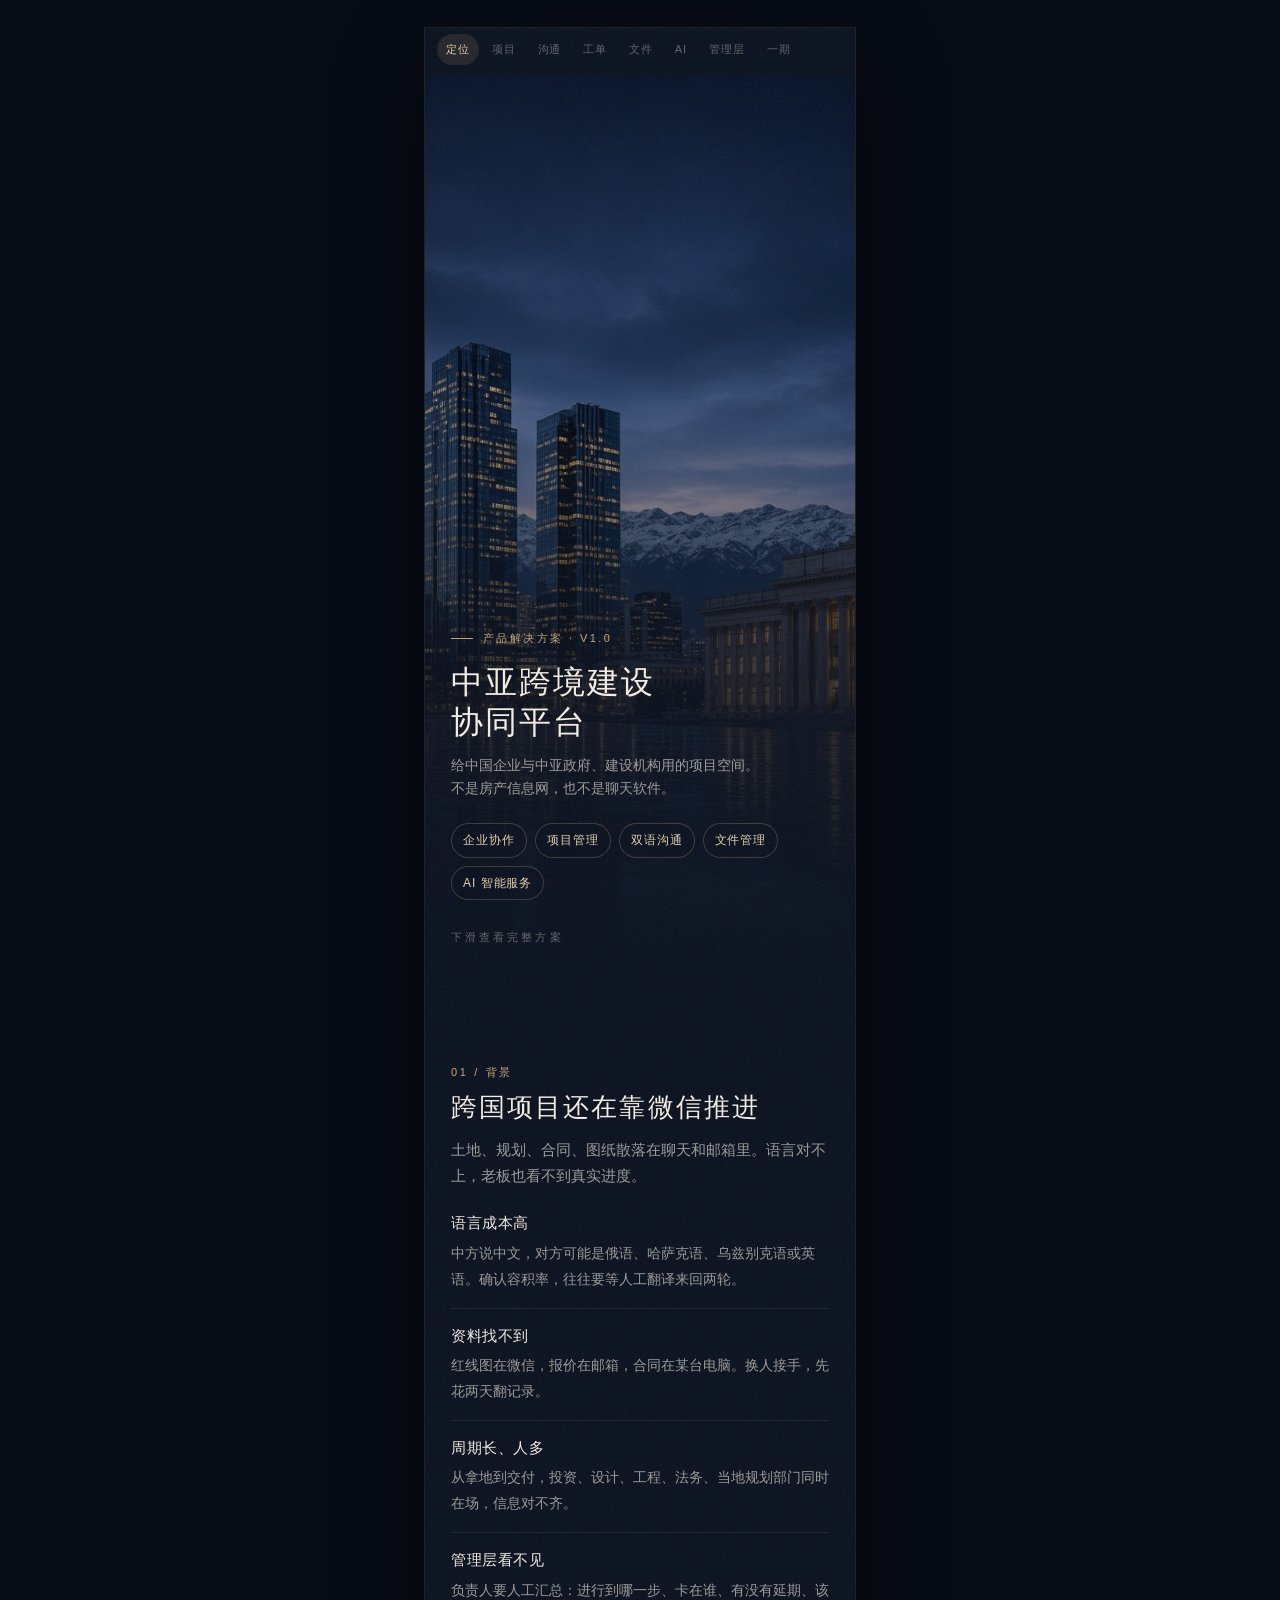
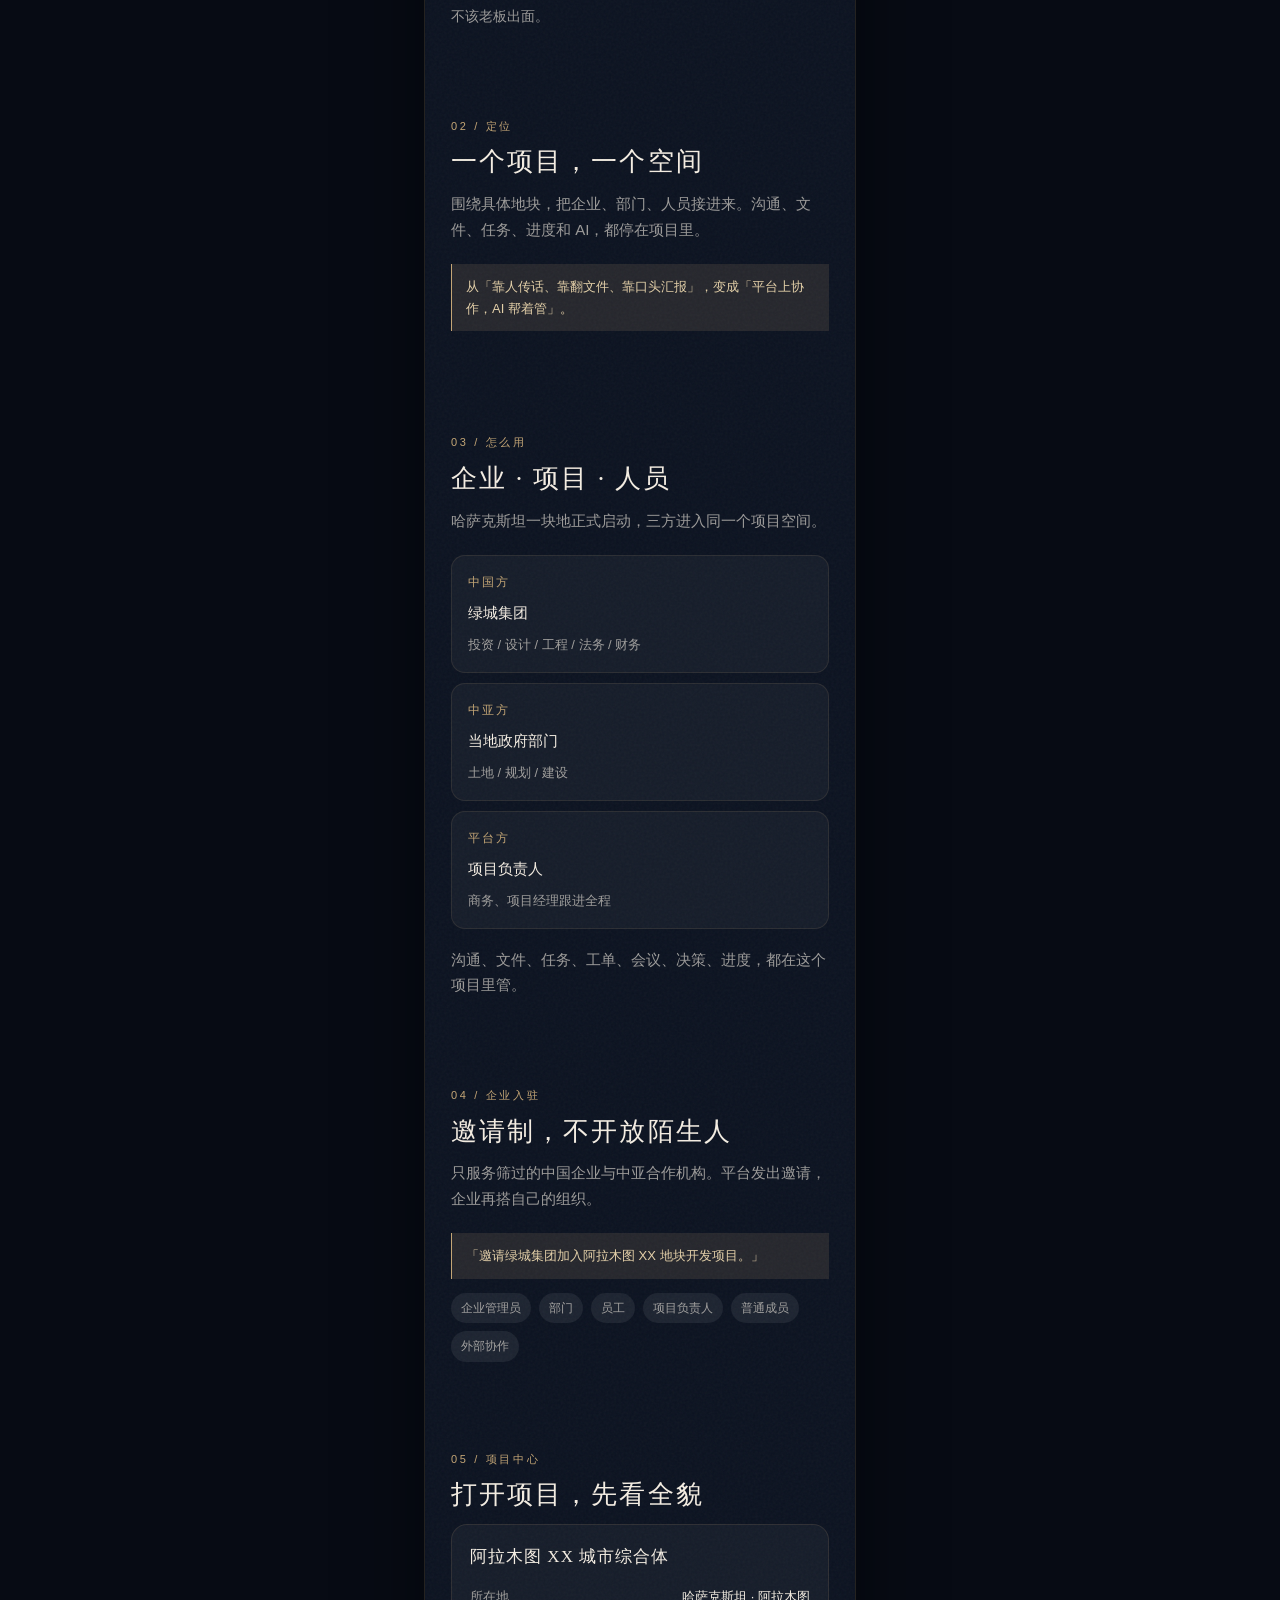
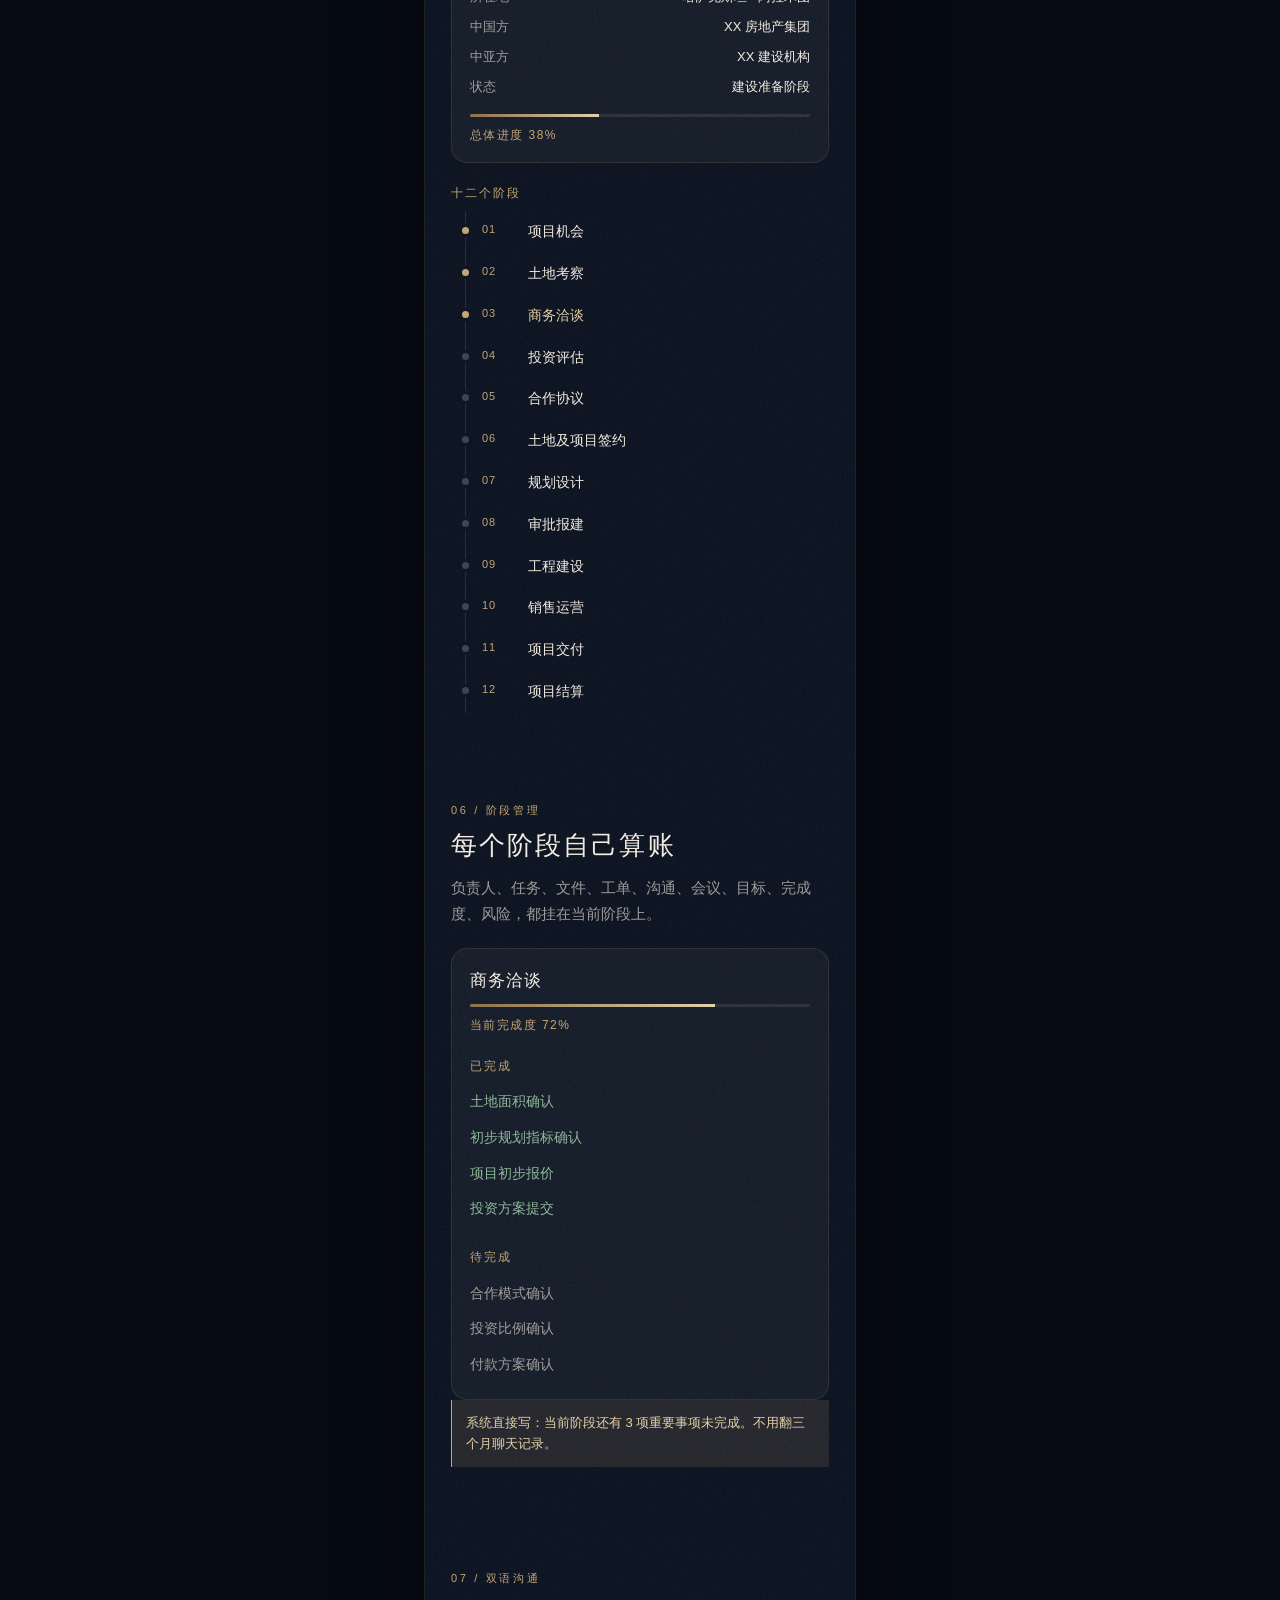
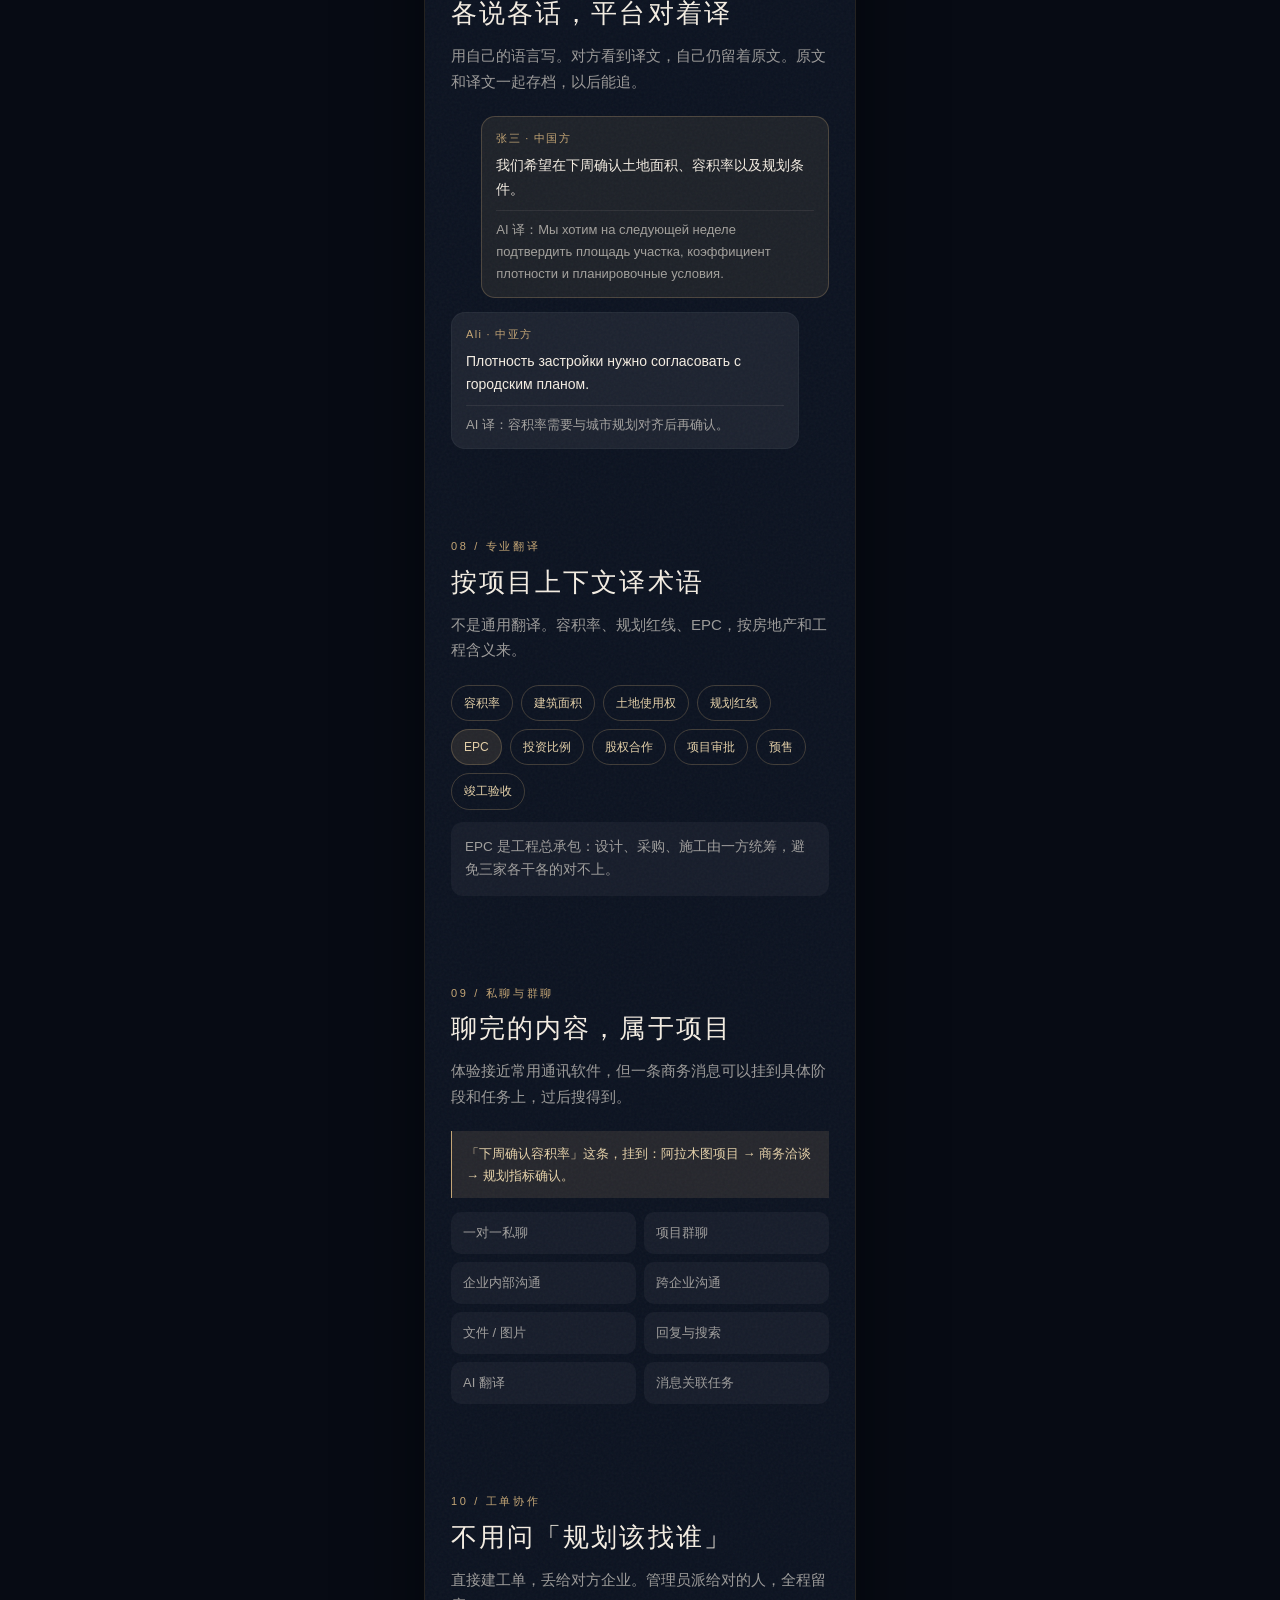
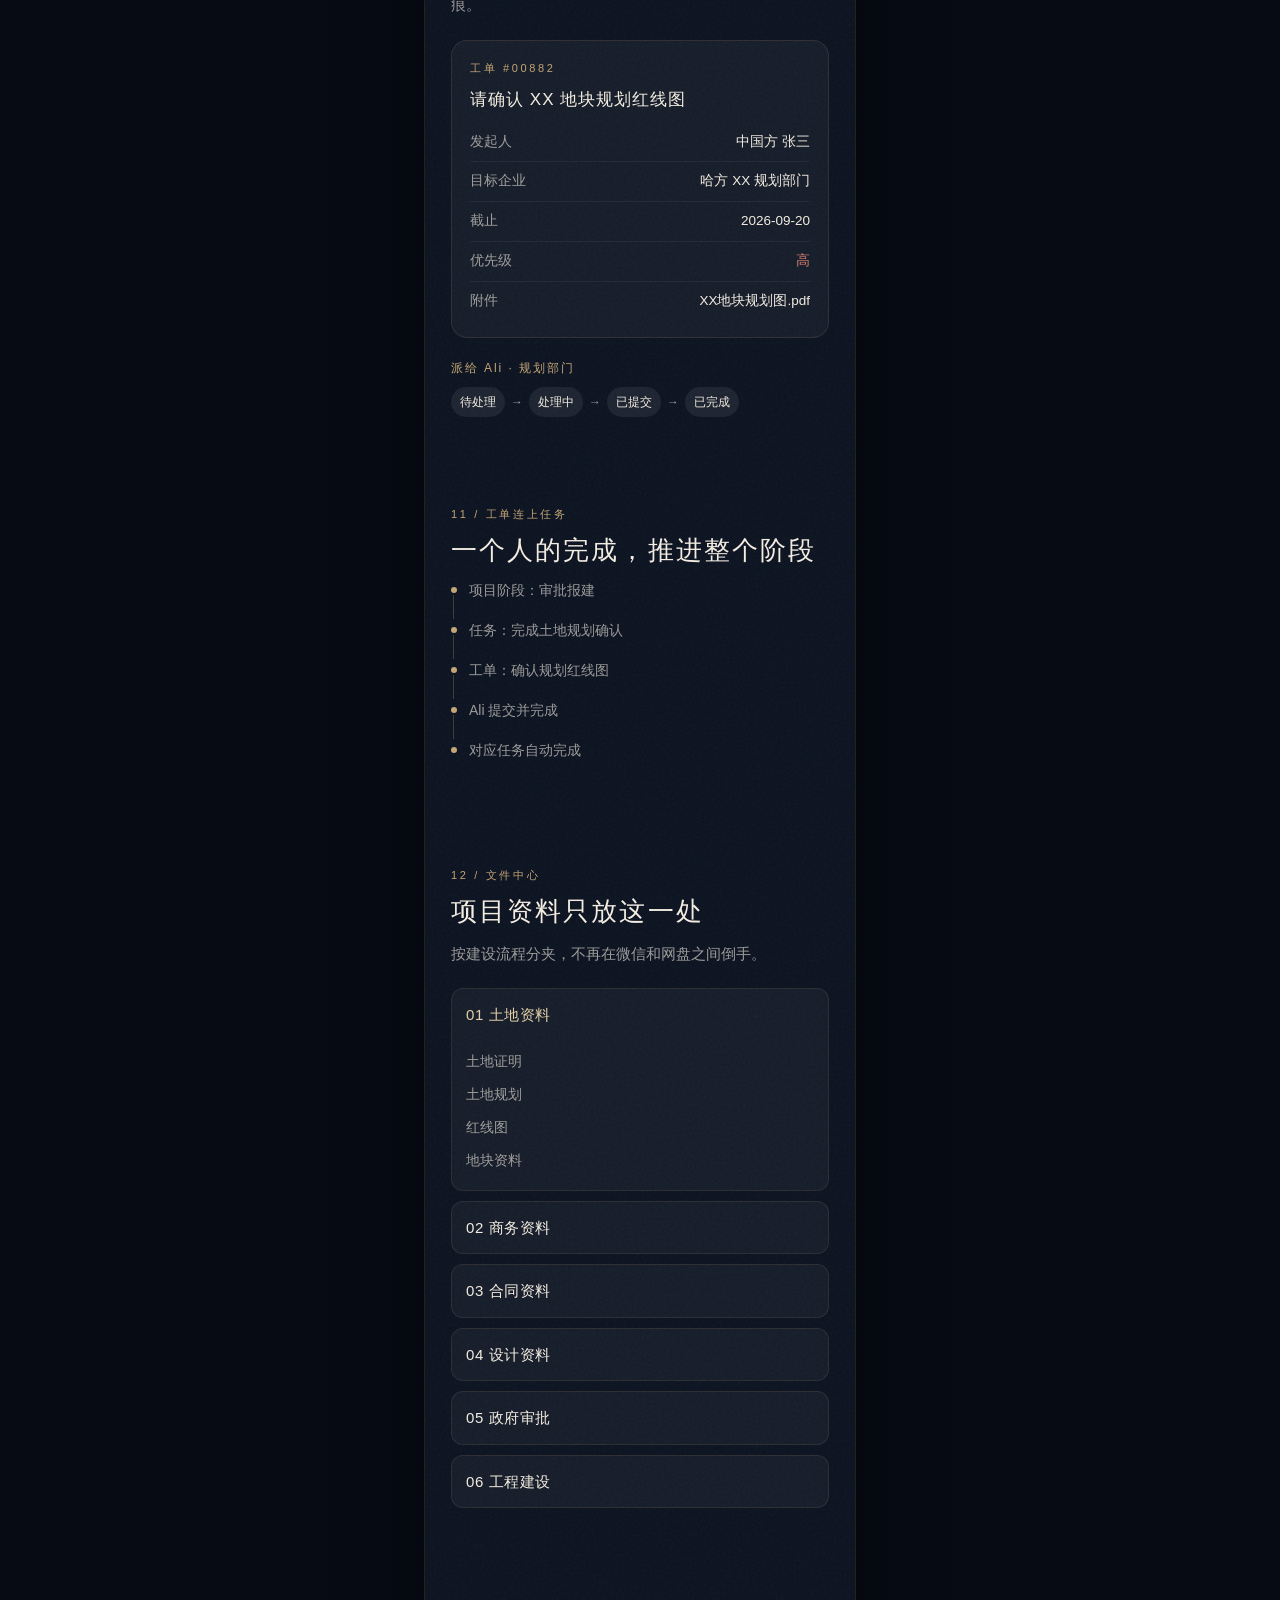
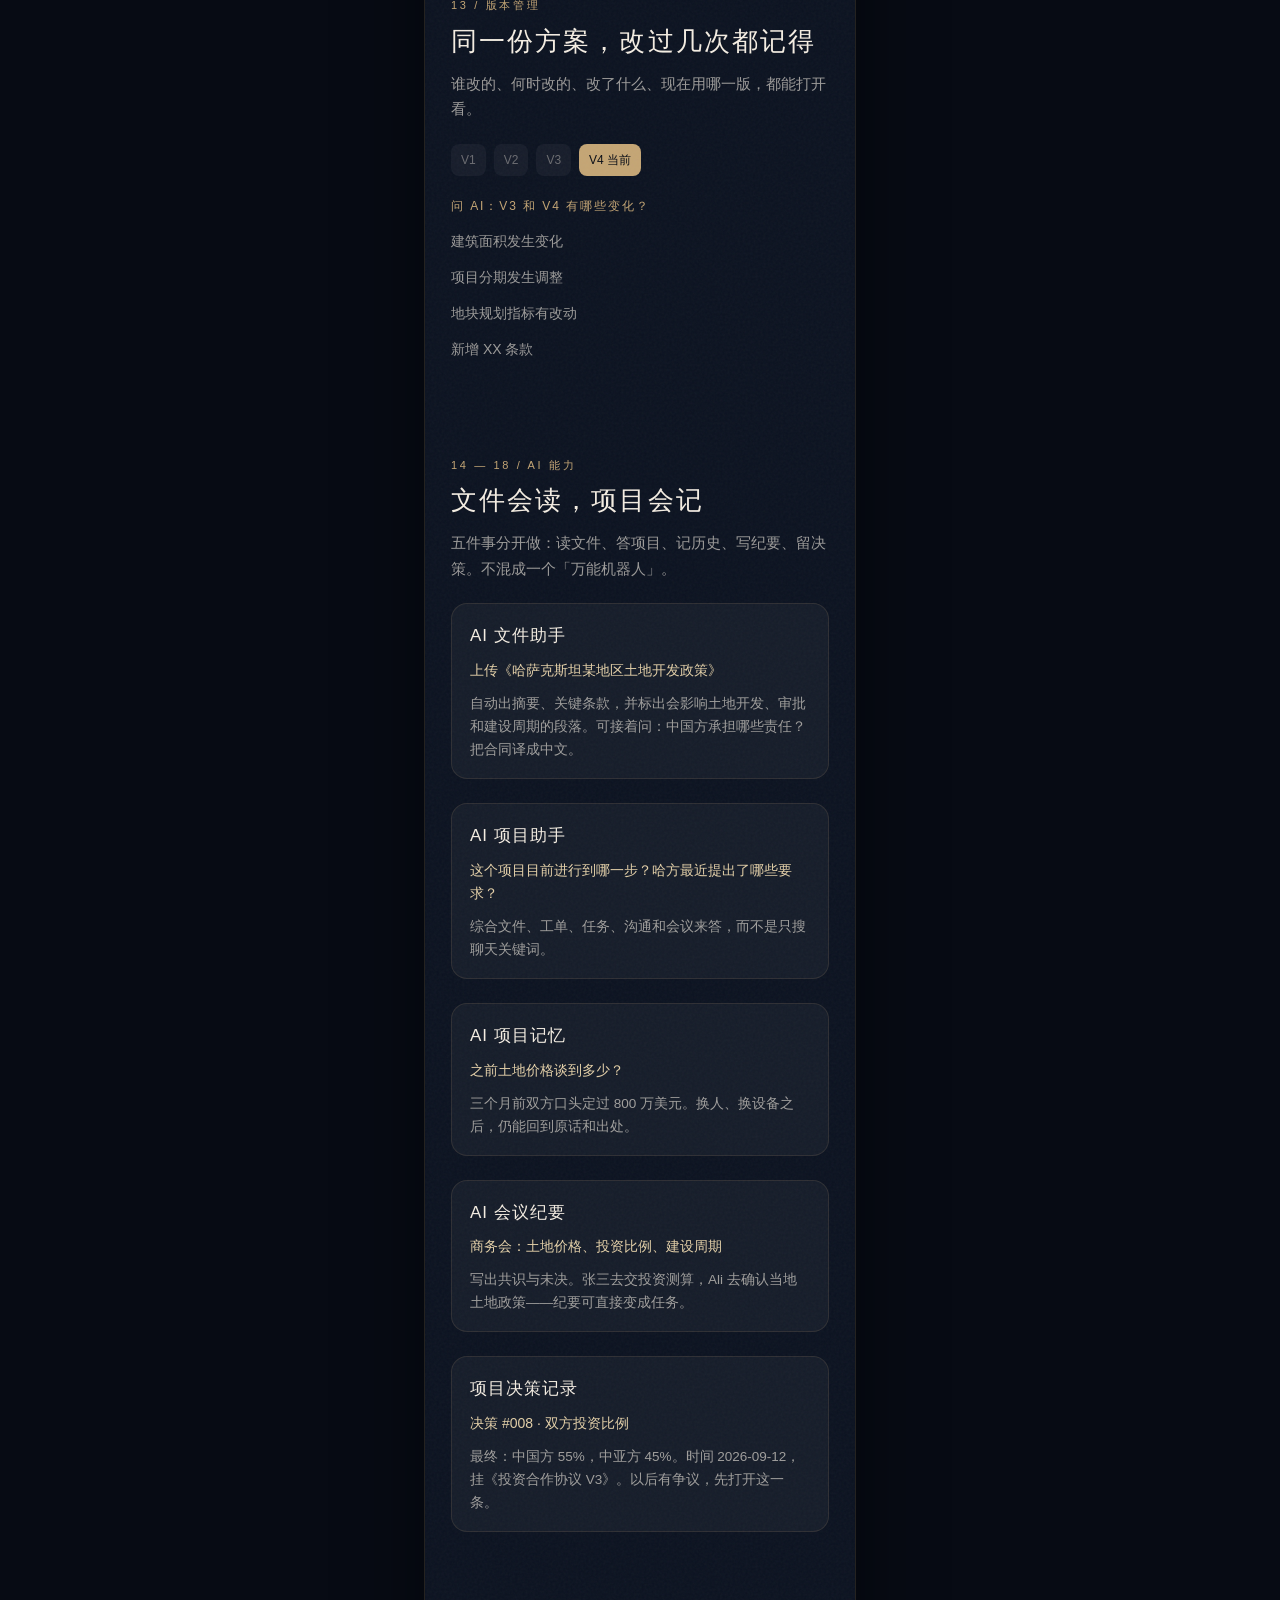
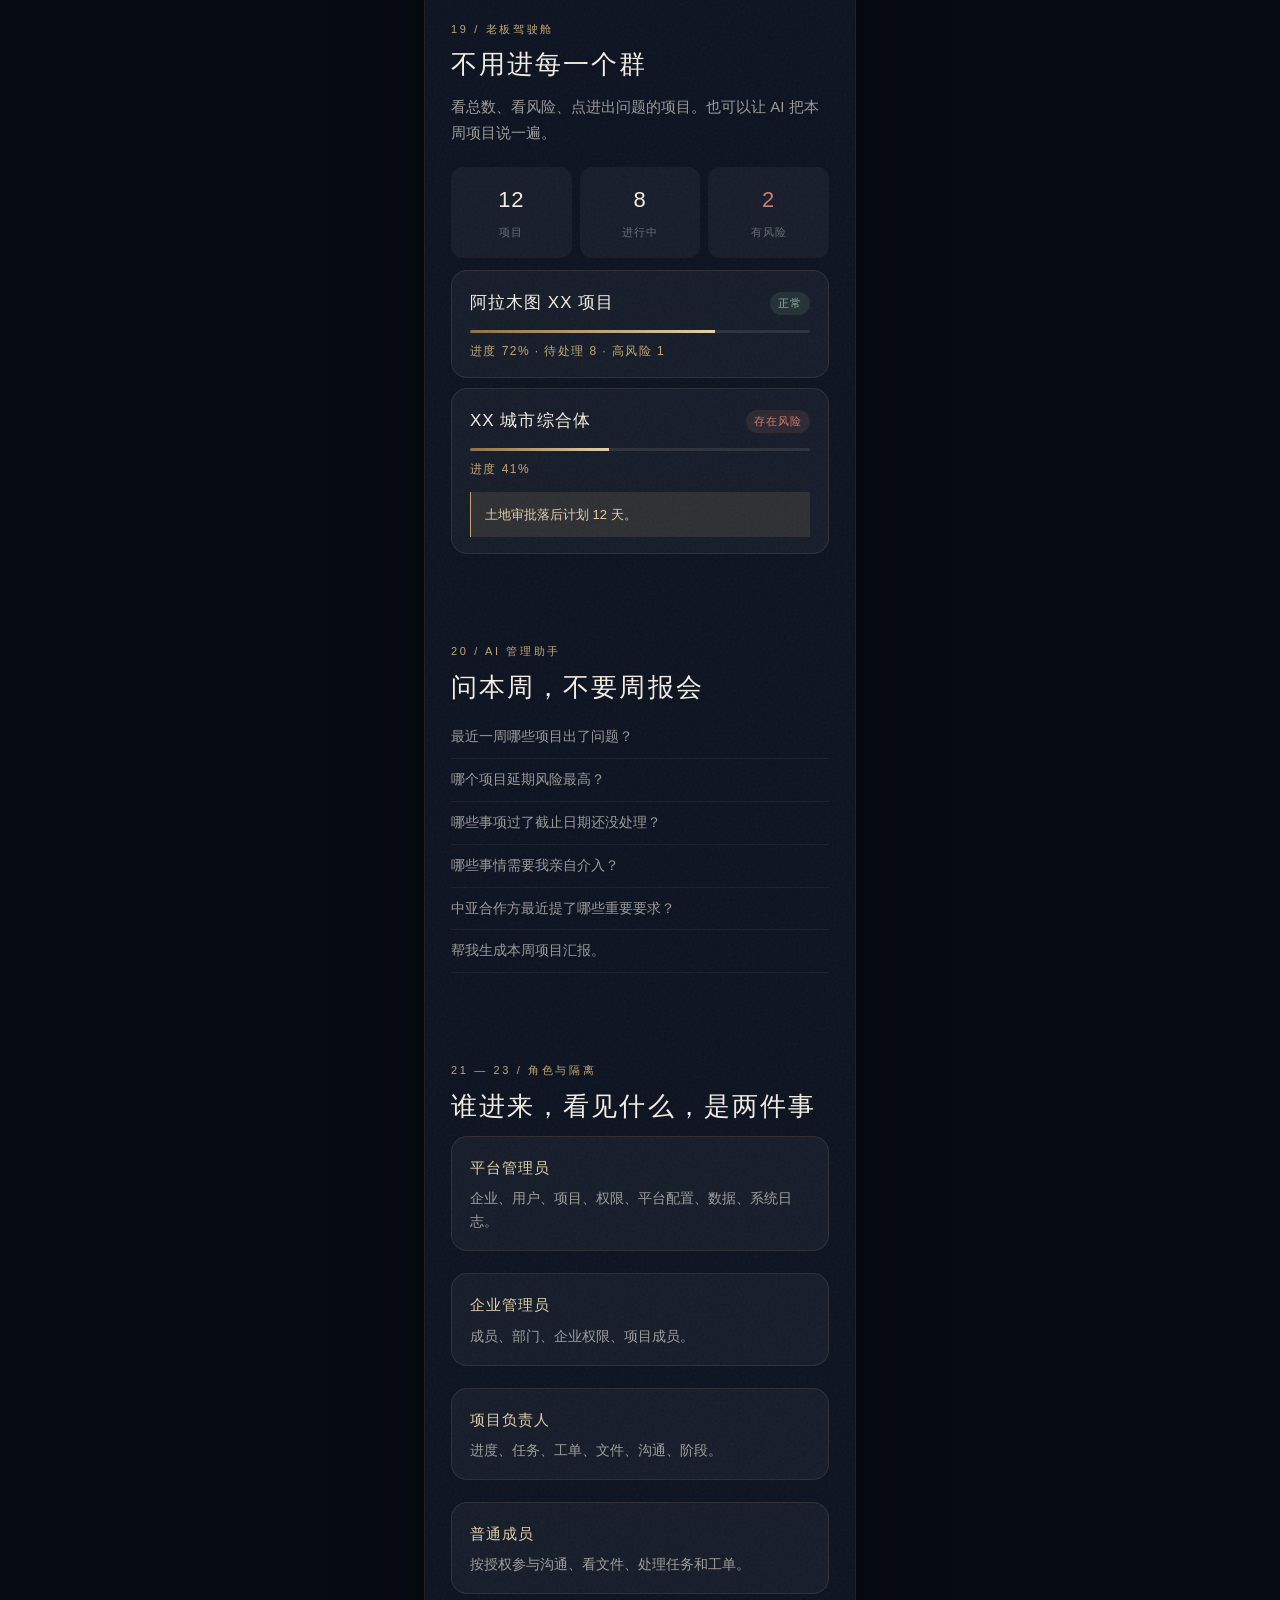
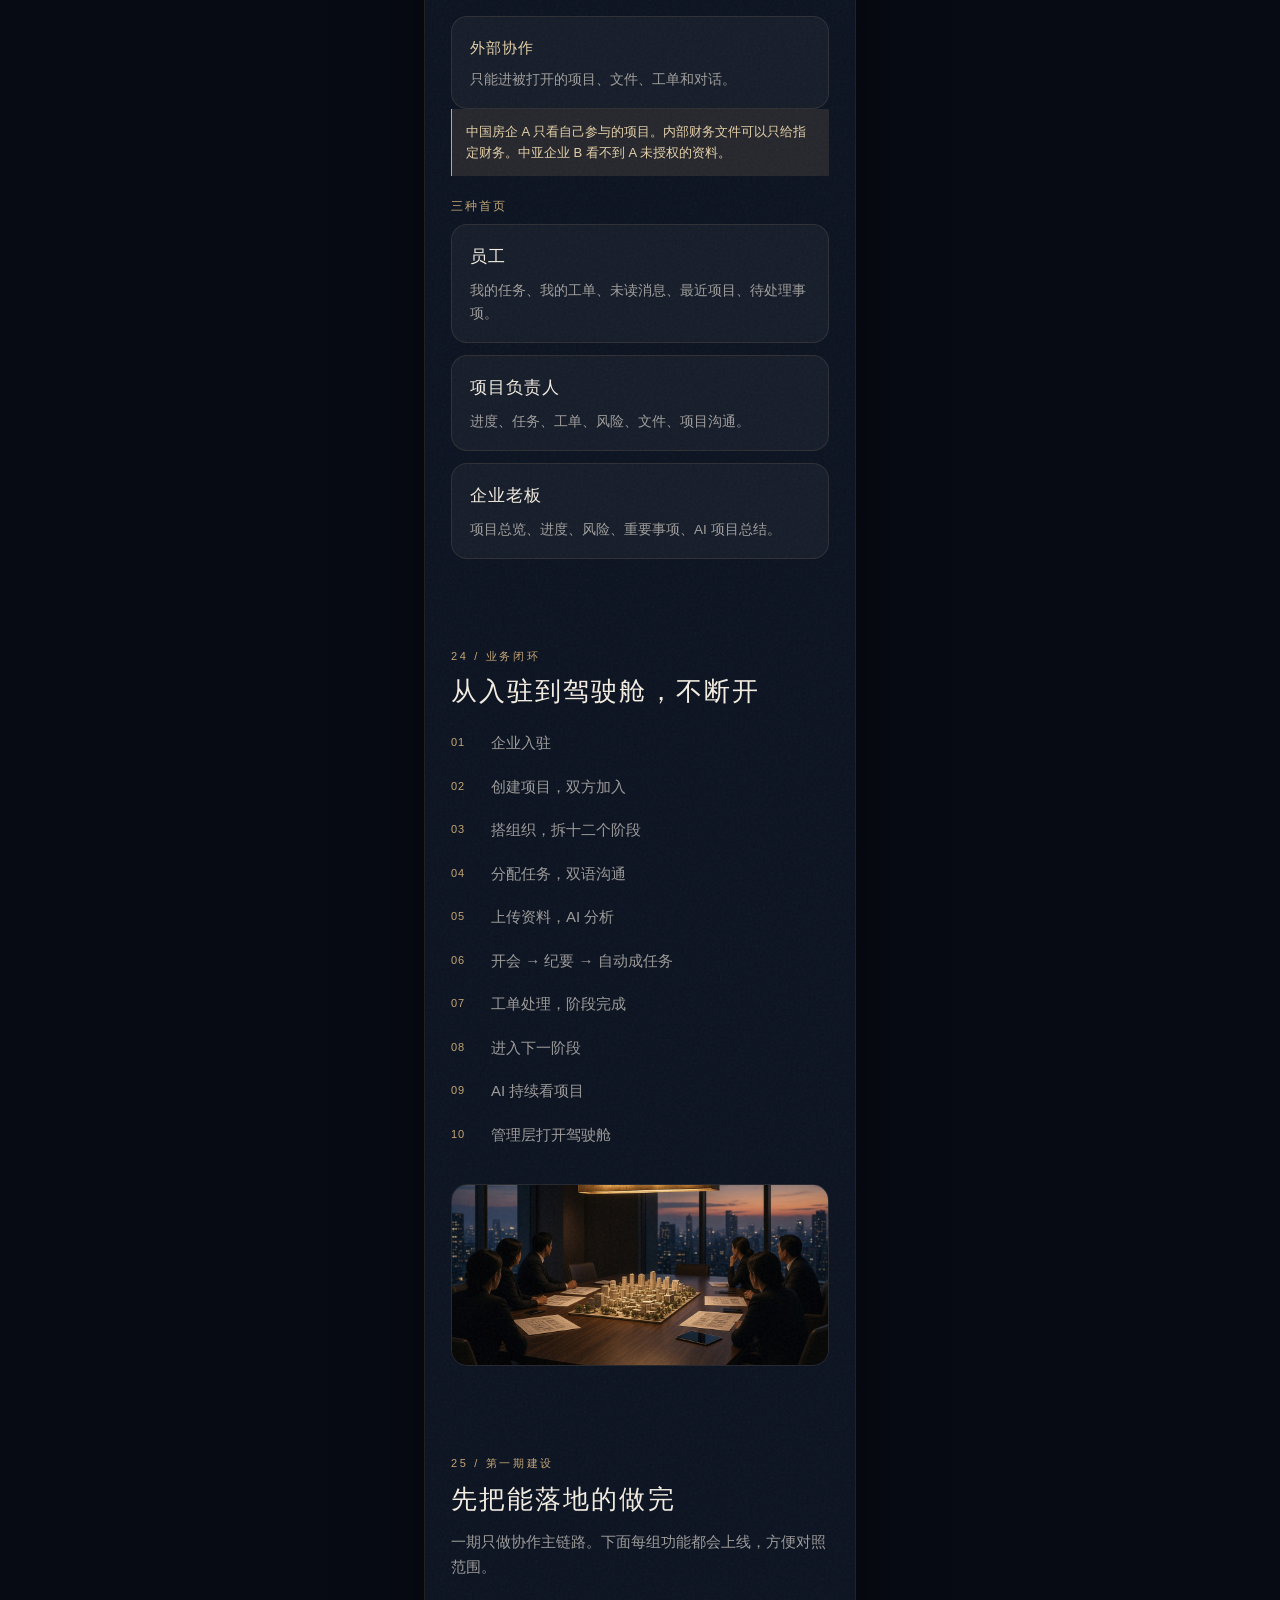
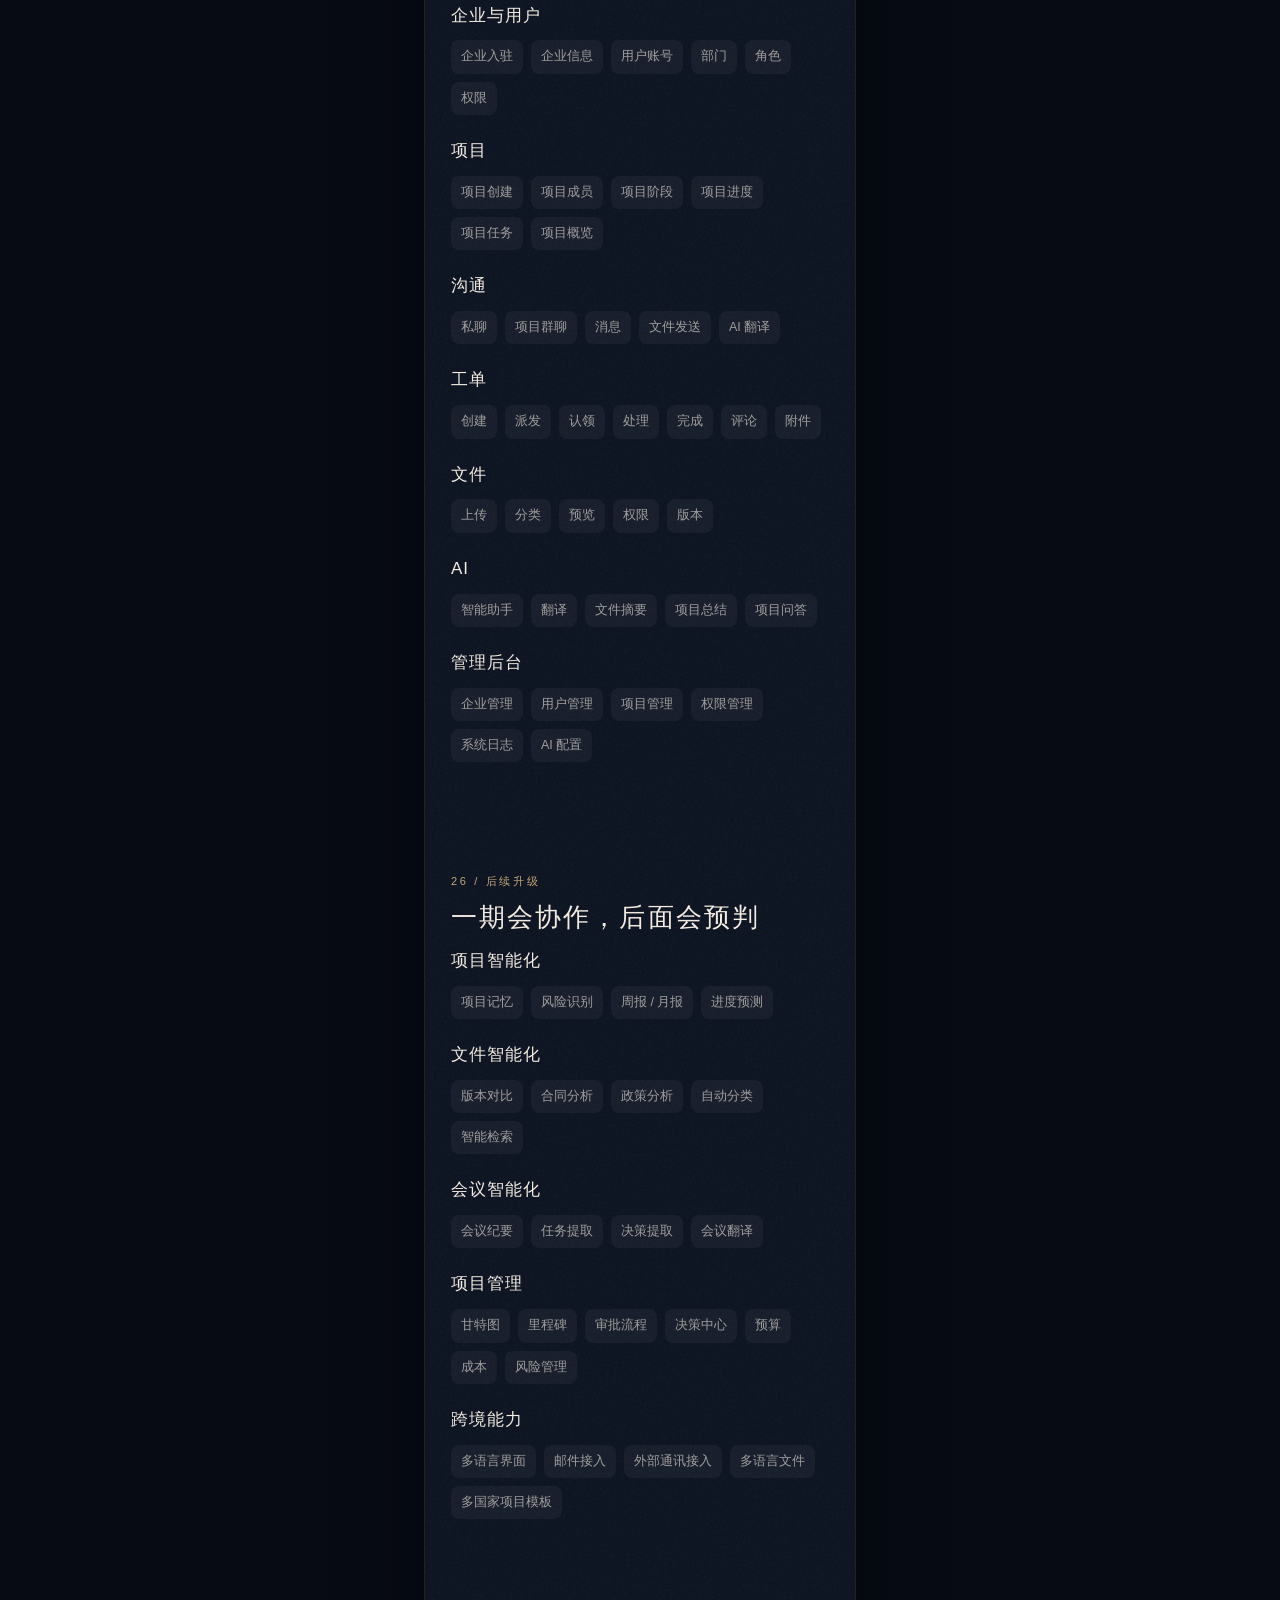
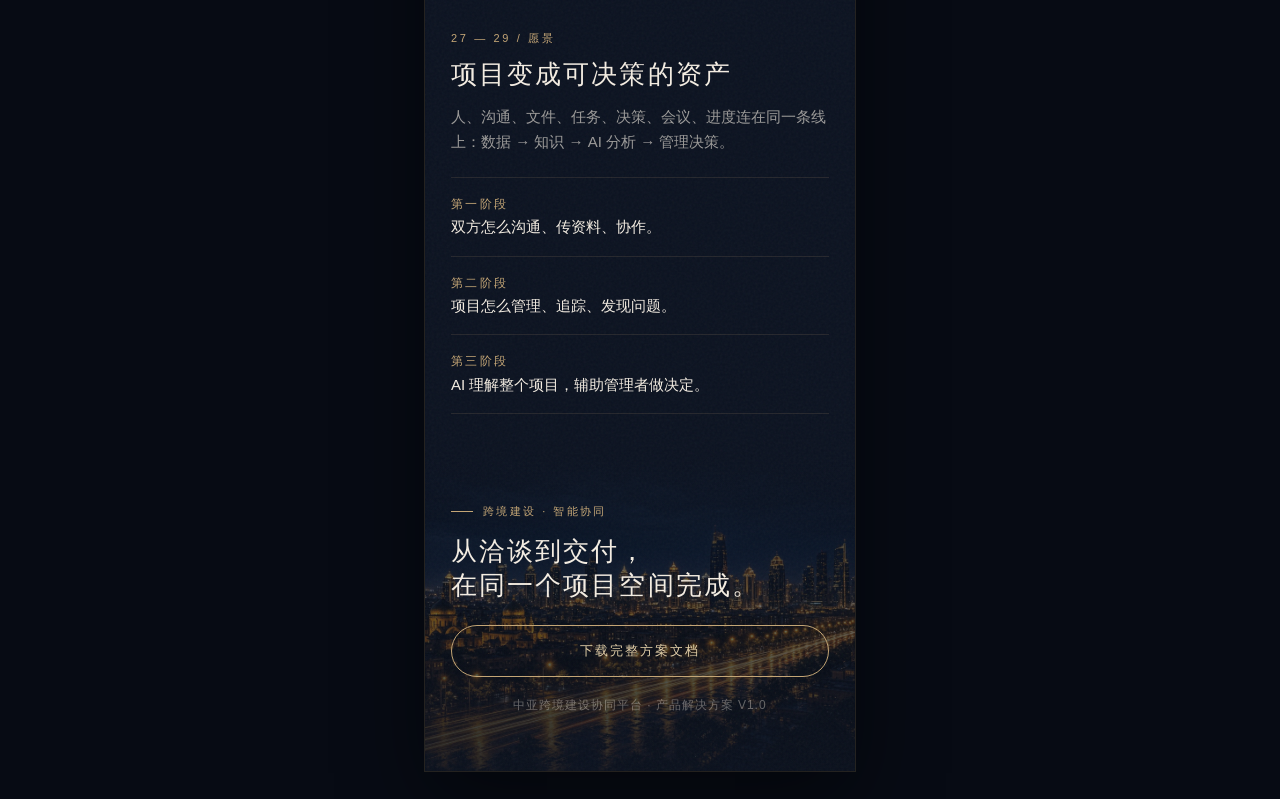
<file: index.html>
<!DOCTYPE html>
<html lang="zh-CN">
<head>
  <meta charset="UTF-8" />
  <meta name="viewport" content="width=device-width, initial-scale=1, viewport-fit=cover" />
  <meta name="format-detection" content="telephone=no" />
  <title>中亚跨境建设协同平台 · 产品方案</title>
  <link rel="stylesheet" href="./styles.css" />
</head>
<body>
  <div class="phone">
    <nav class="nav" aria-label="页面导航">
      <a href="#position">定位</a>
      <a href="#project">项目</a>
      <a href="#chat">沟通</a>
      <a href="#ticket">工单</a>
      <a href="#files">文件</a>
      <a href="#ai">AI</a>
      <a href="#exec">管理层</a>
      <a href="#phase1">一期</a>
    </nav>

    <header class="hero" id="top">
      <div class="hero-bg" aria-hidden="true"></div>
      <div class="hero-inner">
        <p class="kicker">产品解决方案 · V1.0</p>
        <h1 class="serif">中亚跨境建设<br />协同平台</h1>
        <p class="lead">给中国企业与中亚政府、建设机构用的项目空间。不是房产信息网，也不是聊天软件。</p>
        <div class="tags">
          <span class="tag">企业协作</span>
          <span class="tag">项目管理</span>
          <span class="tag">双语沟通</span>
          <span class="tag">文件管理</span>
          <span class="tag">AI 智能服务</span>
        </div>
        <p class="scroll-hint">下滑查看完整方案</p>
      </div>
    </header>

    <section id="position">
      <p class="idx">01 / 背景</p>
      <h2 class="serif">跨国项目还在靠微信推进</h2>
      <p class="one">土地、规划、合同、图纸散落在聊天和邮箱里。语言对不上，老板也看不到真实进度。</p>
      <div class="pain-list">
        <div class="pain">
          <b>语言成本高</b>
          <span>中方说中文，对方可能是俄语、哈萨克语、乌兹别克语或英语。确认容积率，往往要等人工翻译来回两轮。</span>
        </div>
        <div class="pain">
          <b>资料找不到</b>
          <span>红线图在微信，报价在邮箱，合同在某台电脑。换人接手，先花两天翻记录。</span>
        </div>
        <div class="pain">
          <b>周期长、人多</b>
          <span>从拿地到交付，投资、设计、工程、法务、当地规划部门同时在场，信息对不齐。</span>
        </div>
        <div class="pain">
          <b>管理层看不见</b>
          <span>负责人要人工汇总：进行到哪一步、卡在谁、有没有延期、该不该老板出面。</span>
        </div>
      </div>
    </section>

    <section>
      <p class="idx">02 / 定位</p>
      <h2 class="serif">一个项目，一个空间</h2>
      <p class="one">围绕具体地块，把企业、部门、人员接进来。沟通、文件、任务、进度和 AI，都停在项目里。</p>
      <p class="example">从「靠人传话、靠翻文件、靠口头汇报」，变成「平台上协作，AI 帮着管」。</p>
    </section>

    <section>
      <p class="idx">03 / 怎么用</p>
      <h2 class="serif">企业 · 项目 · 人员</h2>
      <p class="one">哈萨克斯坦一块地正式启动，三方进入同一个项目空间。</p>
      <div class="org">
        <div class="org-col">
          <div class="who">中国方</div>
          <strong>绿城集团</strong>
          <p>投资 / 设计 / 工程 / 法务 / 财务</p>
        </div>
        <div class="org-col">
          <div class="who">中亚方</div>
          <strong>当地政府部门</strong>
          <p>土地 / 规划 / 建设</p>
        </div>
        <div class="org-col">
          <div class="who">平台方</div>
          <strong>项目负责人</strong>
          <p>商务、项目经理跟进全程</p>
        </div>
      </div>
      <p class="one" style="margin:18px 0 0">沟通、文件、任务、工单、会议、决策、进度，都在这个项目里管。</p>
    </section>

    <section>
      <p class="idx">04 / 企业入驻</p>
      <h2 class="serif">邀请制，不开放陌生人</h2>
      <p class="one">只服务筛过的中国企业与中亚合作机构。平台发出邀请，企业再搭自己的组织。</p>
      <p class="example">「邀请绿城集团加入阿拉木图 XX 地块开发项目。」</p>
      <div class="chips">
        <span class="chip">企业管理员</span>
        <span class="chip">部门</span>
        <span class="chip">员工</span>
        <span class="chip">项目负责人</span>
        <span class="chip">普通成员</span>
        <span class="chip">外部协作</span>
      </div>
    </section>

    <section id="project">
      <p class="idx">05 / 项目中心</p>
      <h2 class="serif">打开项目，先看全貌</h2>
      <article class="card project-card">
        <h3 class="serif">阿拉木图 XX 城市综合体</h3>
        <div class="meta">
          <div>所在地 <em>哈萨克斯坦 · 阿拉木图</em></div>
          <div>中国方 <em>XX 房地产集团</em></div>
          <div>中亚方 <em>XX 建设机构</em></div>
          <div>状态 <em>建设准备阶段</em></div>
        </div>
        <div class="bar" aria-hidden="true"><i></i></div>
        <p class="pct">总体进度 38%</p>
      </article>

      <p class="subhead">十二个阶段</p>
      <ol class="stages">
        <li class="done"><span class="num">01</span><span class="name">项目机会</span></li>
        <li class="done"><span class="num">02</span><span class="name">土地考察</span></li>
        <li class="now"><span class="num">03</span><span class="name">商务洽谈</span></li>
        <li><span class="num">04</span><span class="name">投资评估</span></li>
        <li><span class="num">05</span><span class="name">合作协议</span></li>
        <li><span class="num">06</span><span class="name">土地及项目签约</span></li>
        <li><span class="num">07</span><span class="name">规划设计</span></li>
        <li><span class="num">08</span><span class="name">审批报建</span></li>
        <li><span class="num">09</span><span class="name">工程建设</span></li>
        <li><span class="num">10</span><span class="name">销售运营</span></li>
        <li><span class="num">11</span><span class="name">项目交付</span></li>
        <li><span class="num">12</span><span class="name">项目结算</span></li>
      </ol>
    </section>

    <section>
      <p class="idx">06 / 阶段管理</p>
      <h2 class="serif">每个阶段自己算账</h2>
      <p class="one">负责人、任务、文件、工单、沟通、会议、目标、完成度、风险，都挂在当前阶段上。</p>
      <article class="card">
        <h3>商务洽谈</h3>
        <div class="bar w72" aria-hidden="true"><i></i></div>
        <p class="pct">当前完成度 72%</p>
        <p class="subhead">已完成</p>
        <ul class="check">
          <li>土地面积确认</li>
          <li>初步规划指标确认</li>
          <li>项目初步报价</li>
          <li>投资方案提交</li>
        </ul>
        <p class="subhead">待完成</p>
        <ul class="todo">
          <li>合作模式确认</li>
          <li>投资比例确认</li>
          <li>付款方案确认</li>
        </ul>
      </article>
      <p class="example">系统直接写：当前阶段还有 3 项重要事项未完成。不用翻三个月聊天记录。</p>
    </section>

    <section id="chat">
      <p class="idx">07 / 双语沟通</p>
      <h2 class="serif">各说各话，平台对着译</h2>
      <p class="one">用自己的语言写。对方看到译文，自己仍留着原文。原文和译文一起存档，以后能追。</p>
      <div class="chat">
        <div class="bubble right">
          <div class="from">张三 · 中国方</div>
          <p class="src">我们希望在下周确认土地面积、容积率以及规划条件。</p>
          <p class="tr">AI 译：Мы хотим на следующей неделе подтвердить площадь участка, коэффициент плотности и планировочные условия.</p>
        </div>
        <div class="bubble">
          <div class="from">Ali · 中亚方</div>
          <p class="src">Плотность застройки нужно согласовать с городским планом.</p>
          <p class="tr">AI 译：容积率需要与城市规划对齐后再确认。</p>
        </div>
      </div>
    </section>

    <section>
      <p class="idx">08 / 专业翻译</p>
      <h2 class="serif">按项目上下文译术语</h2>
      <p class="one">不是通用翻译。容积率、规划红线、EPC，按房地产和工程含义来。</p>
      <div class="terms">
        <button class="term" type="button" data-term="far">容积率</button>
        <button class="term" type="button" data-term="area">建筑面积</button>
        <button class="term" type="button" data-term="land">土地使用权</button>
        <button class="term" type="button" data-term="red">规划红线</button>
        <button class="term on" type="button" data-term="epc">EPC</button>
        <button class="term" type="button" data-term="share">投资比例</button>
        <button class="term" type="button" data-term="jv">股权合作</button>
        <button class="term" type="button" data-term="permit">项目审批</button>
        <button class="term" type="button" data-term="presale">预售</button>
        <button class="term" type="button" data-term="accept">竣工验收</button>
      </div>
      <div class="term-note show" id="term-note">EPC 是工程总承包：设计、采购、施工由一方统筹，避免三家各干各的对不上。</div>
    </section>

    <section>
      <p class="idx">09 / 私聊与群聊</p>
      <h2 class="serif">聊完的内容，属于项目</h2>
      <p class="one">体验接近常用通讯软件，但一条商务消息可以挂到具体阶段和任务上，过后搜得到。</p>
      <p class="example">「下周确认容积率」这条，挂到：阿拉木图项目 → 商务洽谈 → 规划指标确认。</p>
      <div class="feat">
        <span>一对一私聊</span>
        <span>项目群聊</span>
        <span>企业内部沟通</span>
        <span>跨企业沟通</span>
        <span>文件 / 图片</span>
        <span>回复与搜索</span>
        <span>AI 翻译</span>
        <span>消息关联任务</span>
      </div>
    </section>

    <section id="ticket">
      <p class="idx">10 / 工单协作</p>
      <h2 class="serif">不用问「规划该找谁」</h2>
      <p class="one">直接建工单，丢给对方企业。管理员派给对的人，全程留痕。</p>
      <article class="card ticket">
        <p class="idx">工单 #00882</p>
        <h3 style="margin-top:8px">请确认 XX 地块规划红线图</h3>
        <div class="row"><span>发起人</span><b>中国方 张三</b></div>
        <div class="row"><span>目标企业</span><b>哈方 XX 规划部门</b></div>
        <div class="row"><span>截止</span><b>2026-09-20</b></div>
        <div class="row"><span>优先级</span><b class="pri">高</b></div>
        <div class="row"><span>附件</span><b>XX地块规划图.pdf</b></div>
      </article>
      <p class="subhead">派给 Ali · 规划部门</p>
      <p class="flow">
        <i>待处理</i> → <i>处理中</i> → <i>已提交</i> → <i>已完成</i>
      </p>
    </section>

    <section>
      <p class="idx">11 / 工单连上任务</p>
      <h2 class="serif">一个人的完成，推进整个阶段</h2>
      <ol class="chain">
        <li>项目阶段：审批报建</li>
        <li>任务：完成土地规划确认</li>
        <li>工单：确认规划红线图</li>
        <li>Ali 提交并完成</li>
        <li>对应任务自动完成</li>
      </ol>
    </section>

    <section id="files">
      <p class="idx">12 / 文件中心</p>
      <h2 class="serif">项目资料只放这一处</h2>
      <p class="one">按建设流程分夹，不再在微信和网盘之间倒手。</p>
      <div class="folders">
        <details class="folder" open>
          <summary>01 土地资料</summary>
          <ul>
            <li>土地证明</li>
            <li>土地规划</li>
            <li>红线图</li>
            <li>地块资料</li>
          </ul>
        </details>
        <details class="folder">
          <summary>02 商务资料</summary>
          <ul>
            <li>项目报价</li>
            <li>投资方案</li>
            <li>商业计划书</li>
          </ul>
        </details>
        <details class="folder">
          <summary>03 合同资料</summary>
          <ul>
            <li>合作意向书</li>
            <li>MOU</li>
            <li>JV 协议</li>
            <li>正式合同</li>
          </ul>
        </details>
        <details class="folder">
          <summary>04 设计资料</summary>
          <ul>
            <li>规划方案</li>
            <li>建筑设计</li>
            <li>效果图</li>
            <li>工程图纸</li>
          </ul>
        </details>
        <details class="folder">
          <summary>05 政府审批</summary>
          <ul>
            <li>政府文件</li>
            <li>审批文件</li>
            <li>政策文件</li>
          </ul>
        </details>
        <details class="folder">
          <summary>06 工程建设</summary>
          <ul>
            <li>工程进度</li>
            <li>施工资料</li>
            <li>验收资料</li>
          </ul>
        </details>
      </div>
    </section>

    <section>
      <p class="idx">13 / 版本管理</p>
      <h2 class="serif">同一份方案，改过几次都记得</h2>
      <p class="one">谁改的、何时改的、改了什么、现在用哪一版，都能打开看。</p>
      <div class="ver">
        <span>V1</span>
        <span>V2</span>
        <span>V3</span>
        <span class="cur">V4 当前</span>
      </div>
      <p class="subhead">问 AI：V3 和 V4 有哪些变化？</p>
      <ul class="todo">
        <li>建筑面积发生变化</li>
        <li>项目分期发生调整</li>
        <li>地块规划指标有改动</li>
        <li>新增 XX 条款</li>
      </ul>
    </section>

    <section id="ai">
      <p class="idx">14 — 18 / AI 能力</p>
      <h2 class="serif">文件会读，项目会记</h2>
      <p class="one">五件事分开做：读文件、答项目、记历史、写纪要、留决策。不混成一个「万能机器人」。</p>
      <div class="ai-grid">
        <article class="card ai-card">
          <h3>AI 文件助手</h3>
          <q>上传《哈萨克斯坦某地区土地开发政策》</q>
          <p>自动出摘要、关键条款，并标出会影响土地开发、审批和建设周期的段落。可接着问：中国方承担哪些责任？把合同译成中文。</p>
        </article>
        <article class="card ai-card">
          <h3>AI 项目助手</h3>
          <q>这个项目目前进行到哪一步？哈方最近提出了哪些要求？</q>
          <p>综合文件、工单、任务、沟通和会议来答，而不是只搜聊天关键词。</p>
        </article>
        <article class="card ai-card">
          <h3>AI 项目记忆</h3>
          <q>之前土地价格谈到多少？</q>
          <p>三个月前双方口头定过 800 万美元。换人、换设备之后，仍能回到原话和出处。</p>
        </article>
        <article class="card ai-card">
          <h3>AI 会议纪要</h3>
          <q>商务会：土地价格、投资比例、建设周期</q>
          <p>写出共识与未决。张三去交投资测算，Ali 去确认当地土地政策——纪要可直接变成任务。</p>
        </article>
        <article class="card ai-card">
          <h3>项目决策记录</h3>
          <q>决策 #008 · 双方投资比例</q>
          <p>最终：中国方 55%，中亚方 45%。时间 2026-09-12，挂《投资合作协议 V3》。以后有争议，先打开这一条。</p>
        </article>
      </div>
    </section>

    <section id="exec">
      <p class="idx">19 / 老板驾驶舱</p>
      <h2 class="serif">不用进每一个群</h2>
      <p class="one">看总数、看风险、点进出问题的项目。也可以让 AI 把本周项目说一遍。</p>
      <div class="dash-top">
        <div class="stat"><b>12</b><span>项目</span></div>
        <div class="stat"><b>8</b><span>进行中</span></div>
        <div class="stat risk"><b>2</b><span>有风险</span></div>
      </div>
      <article class="card proj-mini">
        <div style="display:flex;justify-content:space-between;align-items:center;gap:8px">
          <h3 style="margin:0">阿拉木图 XX 项目</h3>
          <span class="badge ok">正常</span>
        </div>
        <div class="bar" style="margin-top:12px" aria-hidden="true"><i style="width:72%"></i></div>
        <p class="pct">进度 72% · 待处理 8 · 高风险 1</p>
      </article>
      <article class="card proj-mini">
        <div style="display:flex;justify-content:space-between;align-items:center;gap:8px">
          <h3 style="margin:0">XX 城市综合体</h3>
          <span class="badge warn">存在风险</span>
        </div>
        <div class="bar w41" style="margin-top:12px" aria-hidden="true"><i></i></div>
        <p class="pct">进度 41%</p>
        <p class="example" style="margin:12px 0 0">土地审批落后计划 12 天。</p>
      </article>
    </section>

    <section>
      <p class="idx">20 / AI 管理助手</p>
      <h2 class="serif">问本周，不要周报会</h2>
      <ul class="ask">
        <li>最近一周哪些项目出了问题？</li>
        <li>哪个项目延期风险最高？</li>
        <li>哪些事项过了截止日期还没处理？</li>
        <li>哪些事情需要我亲自介入？</li>
        <li>中亚合作方最近提了哪些重要要求？</li>
        <li>帮我生成本周项目汇报。</li>
      </ul>
    </section>

    <section>
      <p class="idx">21 — 23 / 角色与隔离</p>
      <h2 class="serif">谁进来，看见什么，是两件事</h2>
      <div class="roles">
        <article class="card role">
          <h3>平台管理员</h3>
          <p>企业、用户、项目、权限、平台配置、数据、系统日志。</p>
        </article>
        <article class="card role">
          <h3>企业管理员</h3>
          <p>成员、部门、企业权限、项目成员。</p>
        </article>
        <article class="card role">
          <h3>项目负责人</h3>
          <p>进度、任务、工单、文件、沟通、阶段。</p>
        </article>
        <article class="card role">
          <h3>普通成员</h3>
          <p>按授权参与沟通、看文件、处理任务和工单。</p>
        </article>
        <article class="card role">
          <h3>外部协作</h3>
          <p>只能进被打开的项目、文件、工单和对话。</p>
        </article>
      </div>
      <p class="example">中国房企 A 只看自己参与的项目。内部财务文件可以只给指定财务。中亚企业 B 看不到 A 未授权的资料。</p>
      <p class="subhead">三种首页</p>
      <div class="stack">
        <article class="card home">
          <h3>员工</h3>
          <p>我的任务、我的工单、未读消息、最近项目、待处理事项。</p>
        </article>
        <article class="card home">
          <h3>项目负责人</h3>
          <p>进度、任务、工单、风险、文件、项目沟通。</p>
        </article>
        <article class="card home">
          <h3>企业老板</h3>
          <p>项目总览、进度、风险、重要事项、AI 项目总结。</p>
        </article>
      </div>
    </section>

    <section>
      <p class="idx">24 / 业务闭环</p>
      <h2 class="serif">从入驻到驾驶舱，不断开</h2>
      <ol class="loop">
        <li>企业入驻</li>
        <li>创建项目，双方加入</li>
        <li>搭组织，拆十二个阶段</li>
        <li>分配任务，双语沟通</li>
        <li>上传资料，AI 分析</li>
        <li>开会 → 纪要 → 自动成任务</li>
        <li>工单处理，阶段完成</li>
        <li>进入下一阶段</li>
        <li>AI 持续看项目</li>
        <li>管理层打开驾驶舱</li>
      </ol>
      <figure class="photo">
        <img src="./assets/collab-meeting.png" alt="双方在同一项目桌上协作" />
      </figure>
    </section>

    <section id="phase1">
      <p class="idx">25 / 第一期建设</p>
      <h2 class="serif">先把能落地的做完</h2>
      <p class="one">一期只做协作主链路。下面每组功能都会上线，方便对照范围。</p>

      <div class="scope">
        <h3>企业与用户</h3>
        <div class="pills">
          <span>企业入驻</span><span>企业信息</span><span>用户账号</span>
          <span>部门</span><span>角色</span><span>权限</span>
        </div>
      </div>
      <div class="scope">
        <h3>项目</h3>
        <div class="pills">
          <span>项目创建</span><span>项目成员</span><span>项目阶段</span>
          <span>项目进度</span><span>项目任务</span><span>项目概览</span>
        </div>
      </div>
      <div class="scope">
        <h3>沟通</h3>
        <div class="pills">
          <span>私聊</span><span>项目群聊</span><span>消息</span>
          <span>文件发送</span><span>AI 翻译</span>
        </div>
      </div>
      <div class="scope">
        <h3>工单</h3>
        <div class="pills">
          <span>创建</span><span>派发</span><span>认领</span>
          <span>处理</span><span>完成</span><span>评论</span><span>附件</span>
        </div>
      </div>
      <div class="scope">
        <h3>文件</h3>
        <div class="pills">
          <span>上传</span><span>分类</span><span>预览</span>
          <span>权限</span><span>版本</span>
        </div>
      </div>
      <div class="scope">
        <h3>AI</h3>
        <div class="pills">
          <span>智能助手</span><span>翻译</span><span>文件摘要</span>
          <span>项目总结</span><span>项目问答</span>
        </div>
      </div>
      <div class="scope">
        <h3>管理后台</h3>
        <div class="pills">
          <span>企业管理</span><span>用户管理</span><span>项目管理</span>
          <span>权限管理</span><span>系统日志</span><span>AI 配置</span>
        </div>
      </div>
    </section>

    <section>
      <p class="idx">26 / 后续升级</p>
      <h2 class="serif">一期会协作，后面会预判</h2>
      <div class="scope">
        <h3>项目智能化</h3>
        <div class="pills">
          <span>项目记忆</span><span>风险识别</span><span>周报 / 月报</span><span>进度预测</span>
        </div>
      </div>
      <div class="scope">
        <h3>文件智能化</h3>
        <div class="pills">
          <span>版本对比</span><span>合同分析</span><span>政策分析</span>
          <span>自动分类</span><span>智能检索</span>
        </div>
      </div>
      <div class="scope">
        <h3>会议智能化</h3>
        <div class="pills">
          <span>会议纪要</span><span>任务提取</span><span>决策提取</span><span>会议翻译</span>
        </div>
      </div>
      <div class="scope">
        <h3>项目管理</h3>
        <div class="pills">
          <span>甘特图</span><span>里程碑</span><span>审批流程</span>
          <span>决策中心</span><span>预算</span><span>成本</span><span>风险管理</span>
        </div>
      </div>
      <div class="scope">
        <h3>跨境能力</h3>
        <div class="pills">
          <span>多语言界面</span><span>邮件接入</span><span>外部通讯接入</span>
          <span>多语言文件</span><span>多国家项目模板</span>
        </div>
      </div>
    </section>

    <section class="vision" id="vision">
      <p class="idx">27 — 29 / 愿景</p>
      <h2 class="serif">项目变成可决策的资产</h2>
      <p class="one">人、沟通、文件、任务、决策、会议、进度连在同一条线上：数据 → 知识 → AI 分析 → 管理决策。</p>
      <div class="vstep">
        <p class="n">第一阶段</p>
        <p>双方怎么沟通、传资料、协作。</p>
      </div>
      <div class="vstep">
        <p class="n">第二阶段</p>
        <p>项目怎么管理、追踪、发现问题。</p>
      </div>
      <div class="vstep">
        <p class="n">第三阶段</p>
        <p>AI 理解整个项目，辅助管理者做决定。</p>
      </div>
    </section>

    <footer class="footer">
      <div class="footer-bg" aria-hidden="true"></div>
      <div class="footer-inner">
        <p class="kicker">跨境建设 · 智能协同</p>
        <h2 class="serif" style="margin-top:14px">从洽谈到交付，<br />在同一个项目空间完成。</h2>
        <a class="dl" href="./files/中亚跨境建设协同平台产品解决方案.docx" download>下载完整方案文档</a>
        <p class="fine">中亚跨境建设协同平台 · 产品解决方案 V1.0</p>
      </div>
    </footer>
  </div>
  <script src="./app.js"></script>
</body>
</html>
</file>
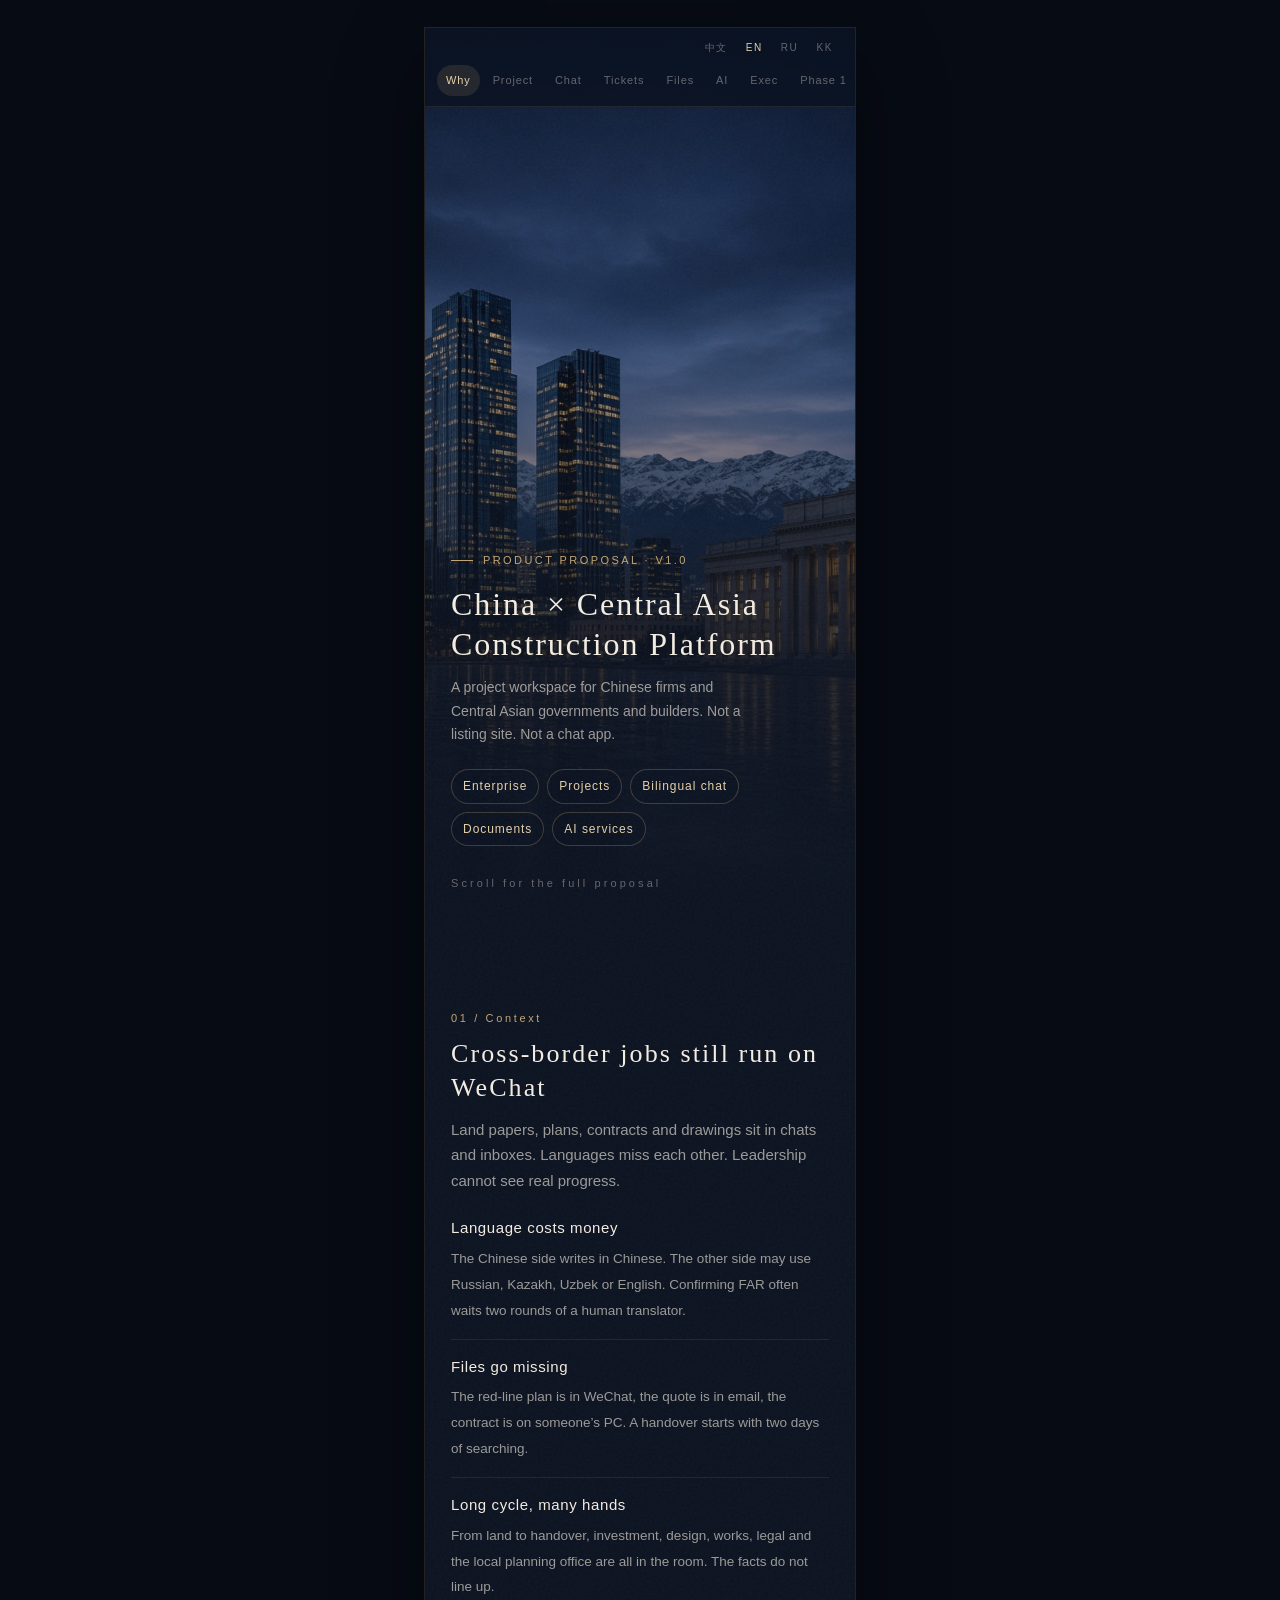
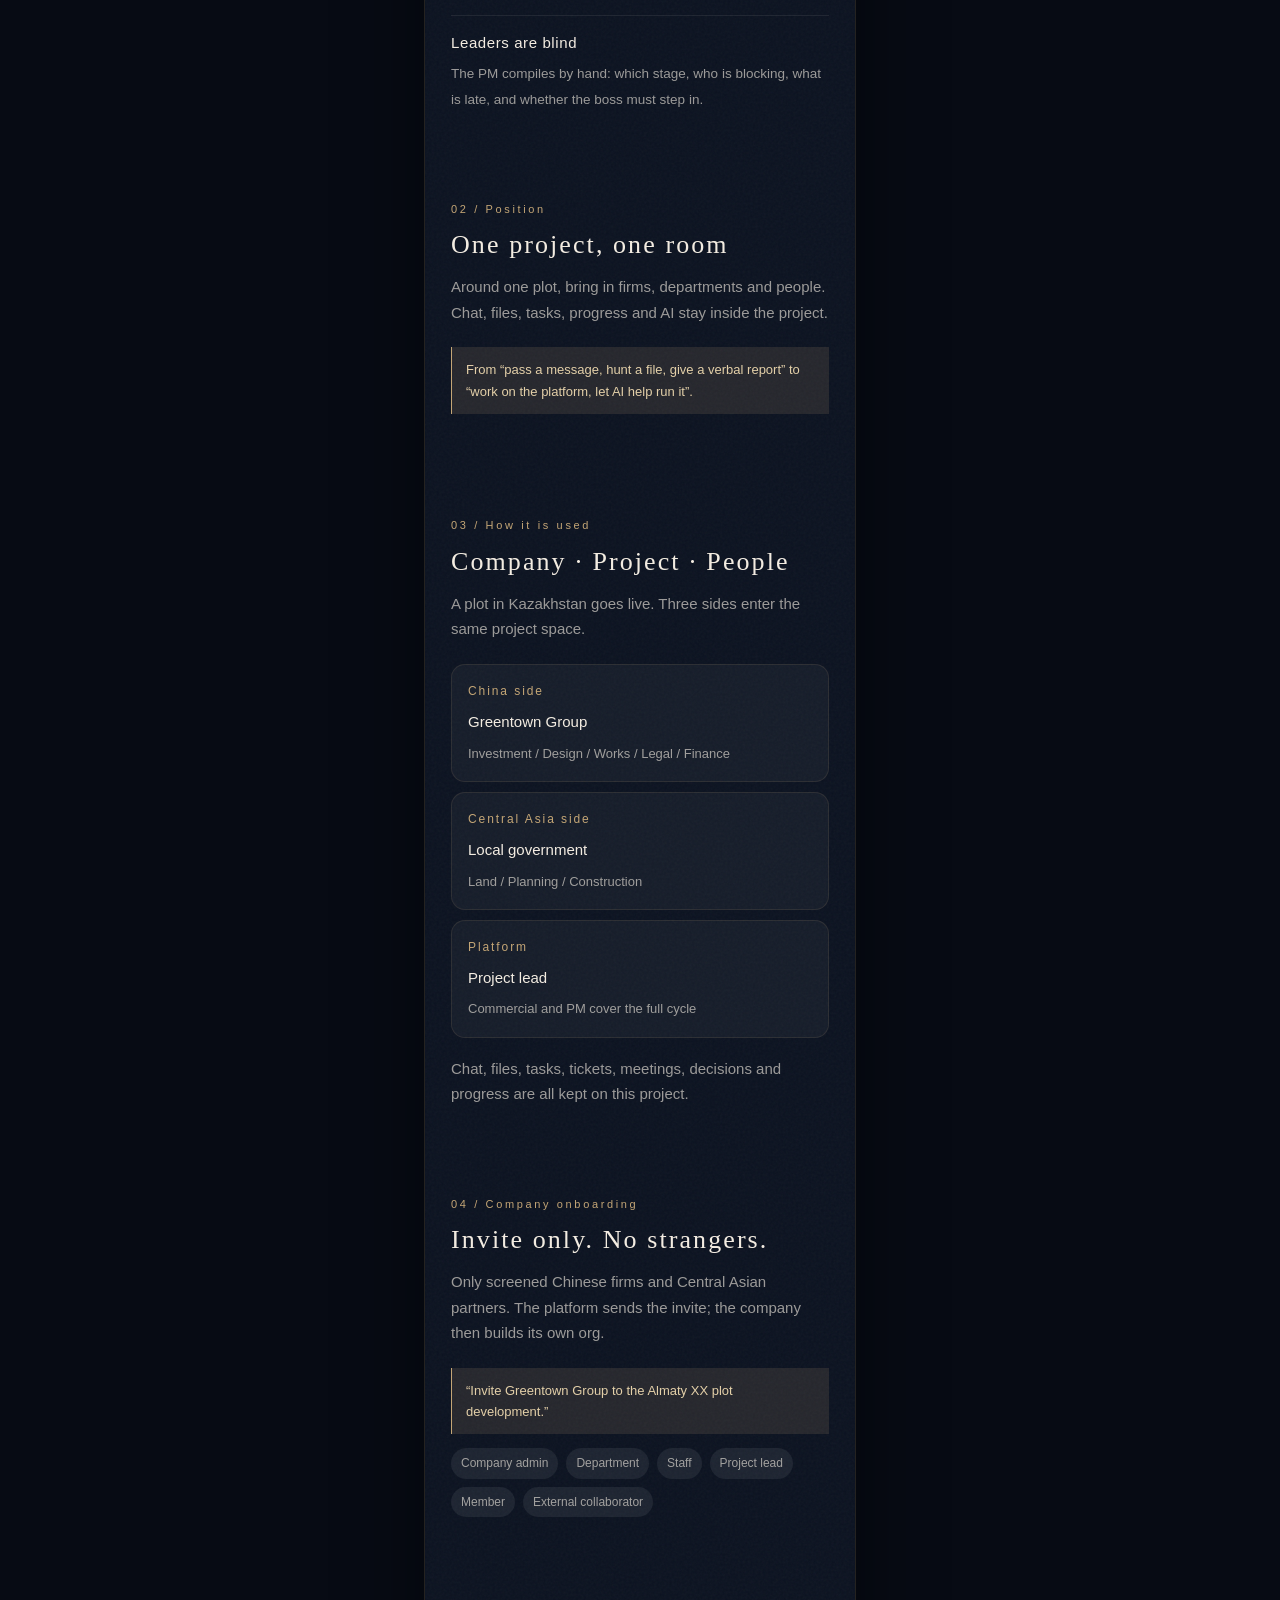
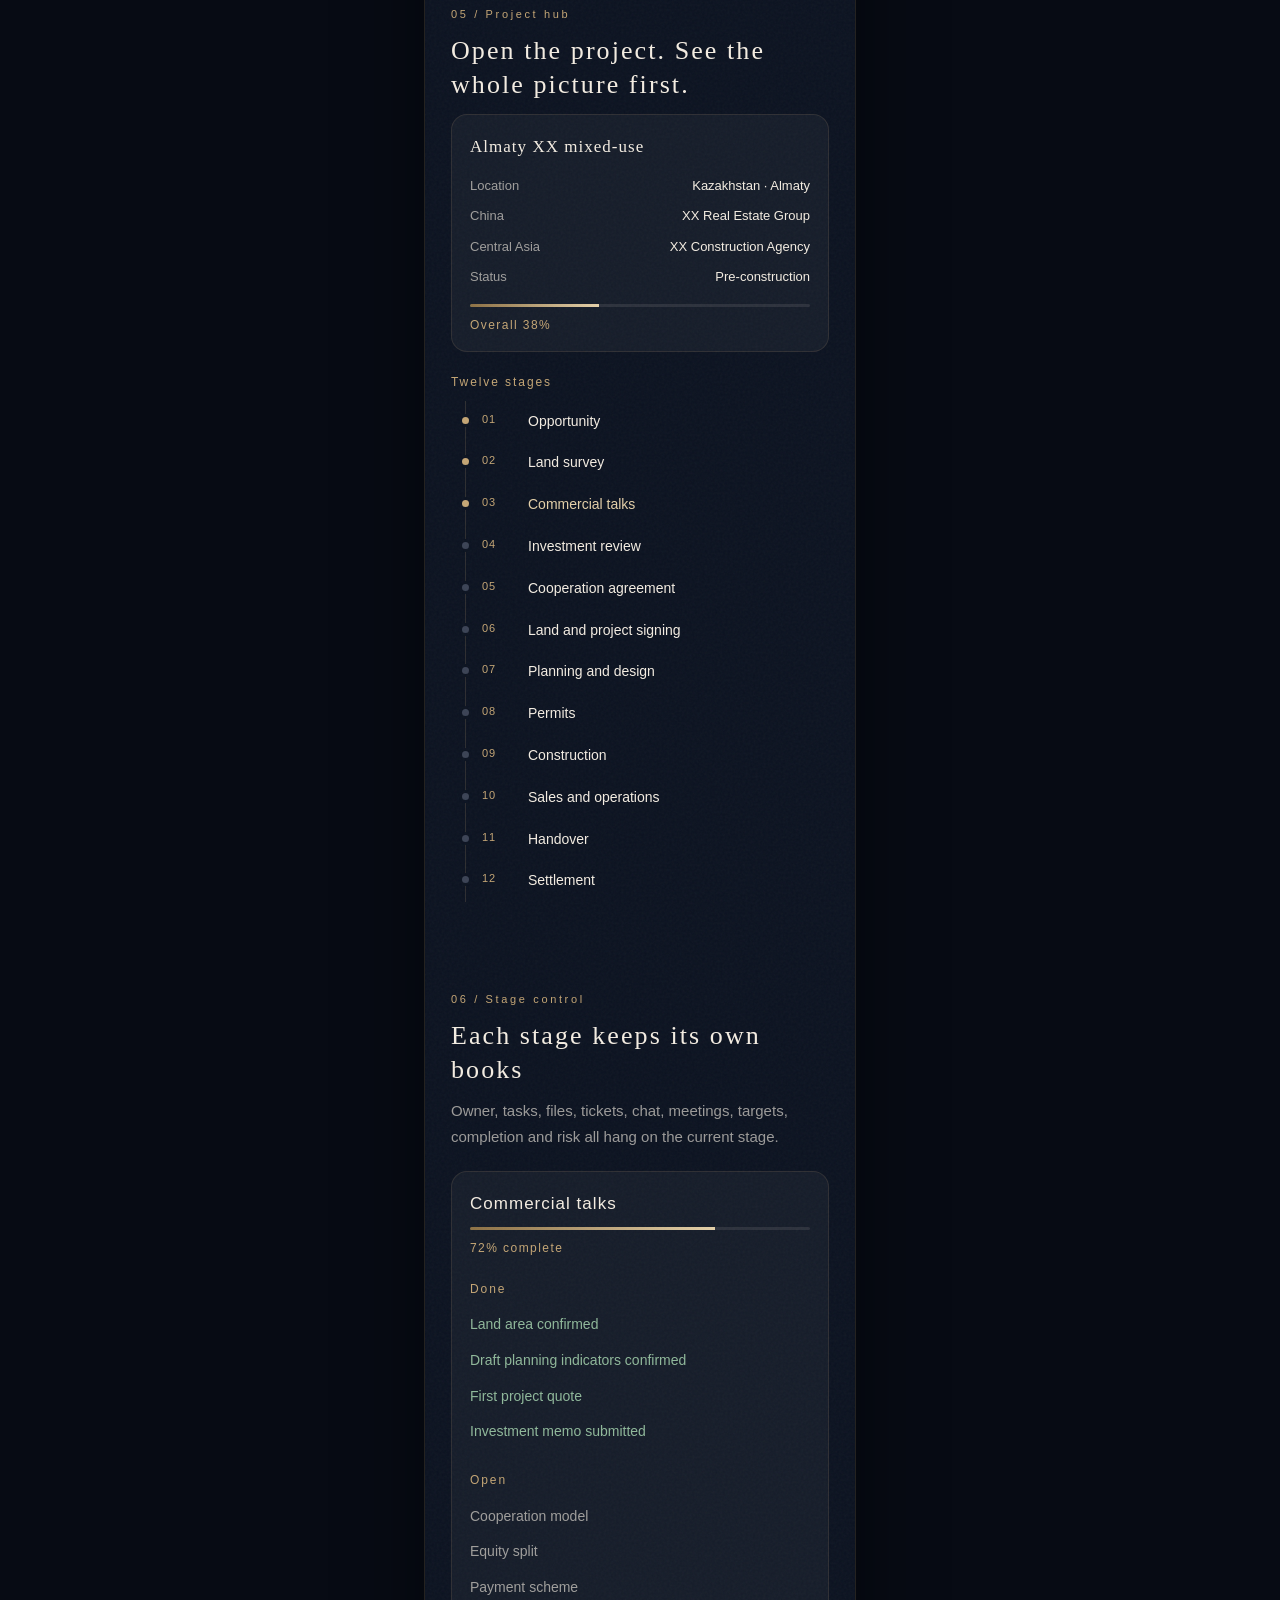
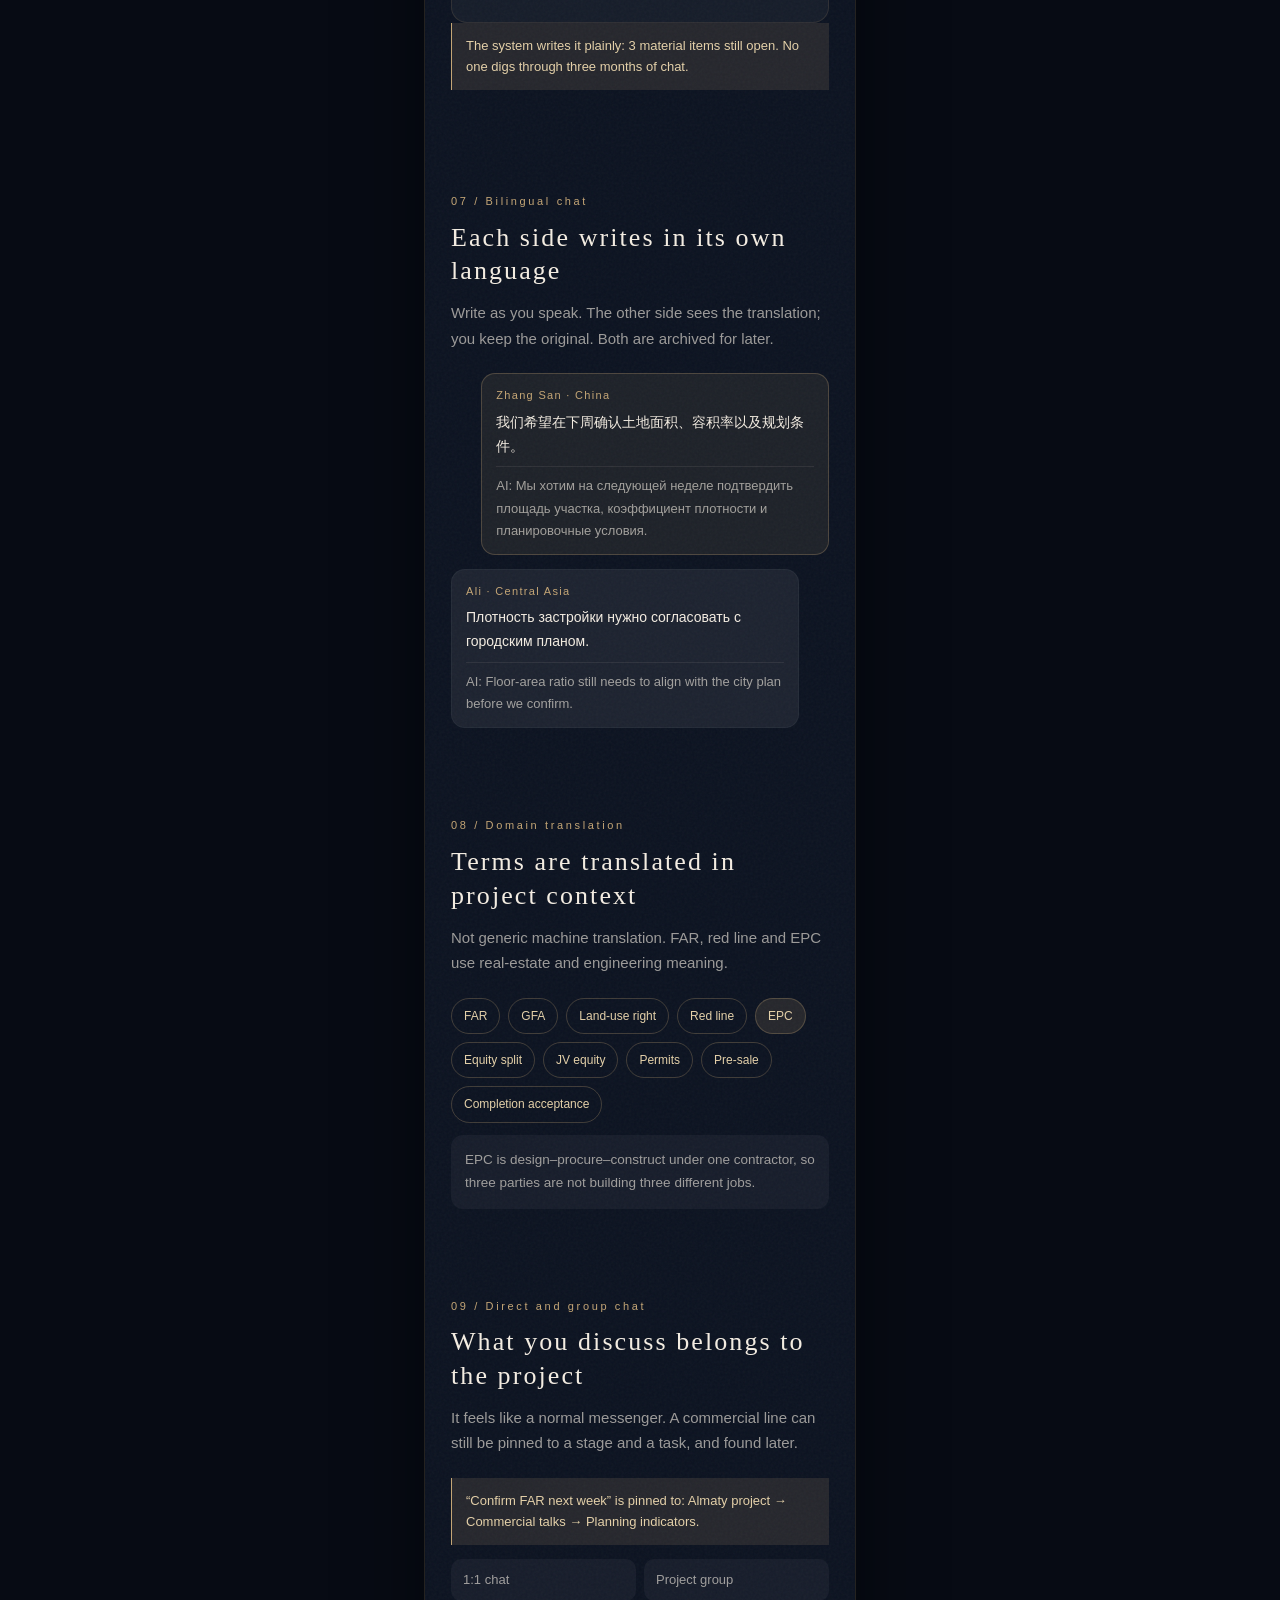
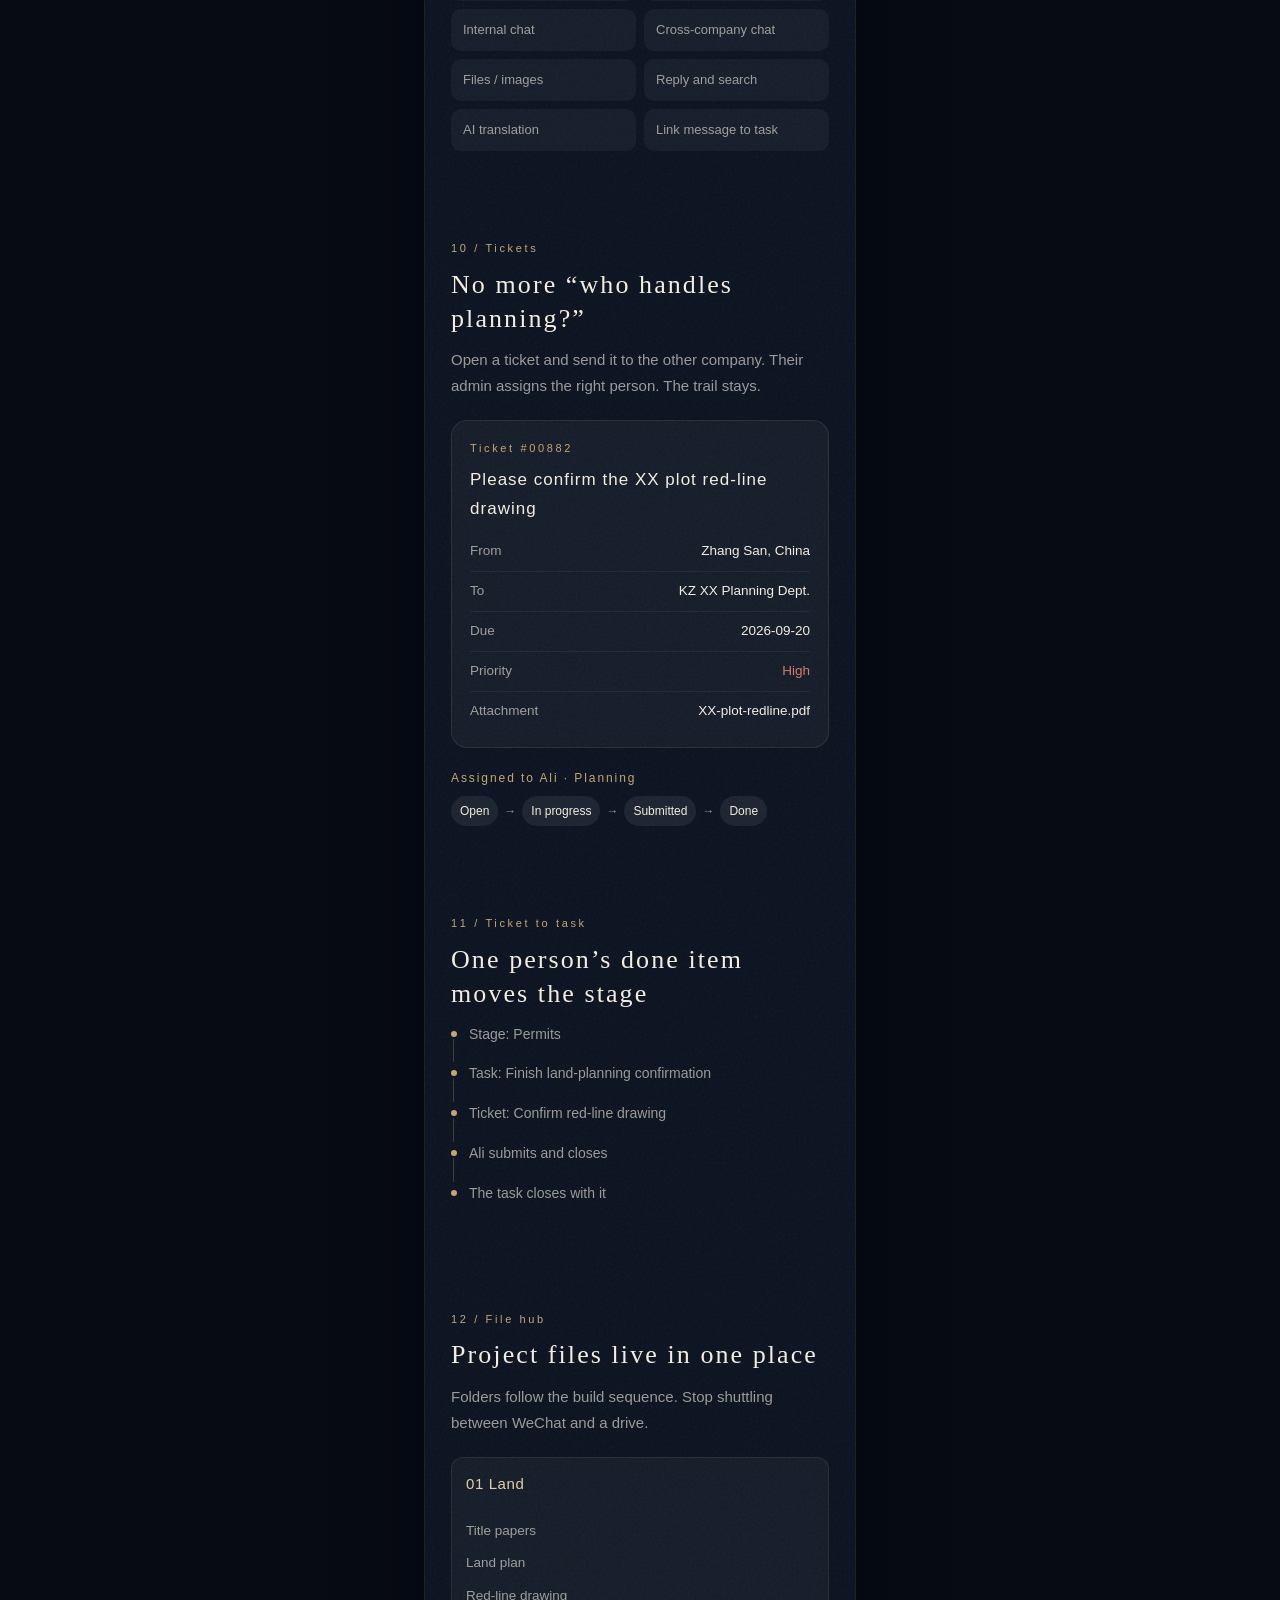
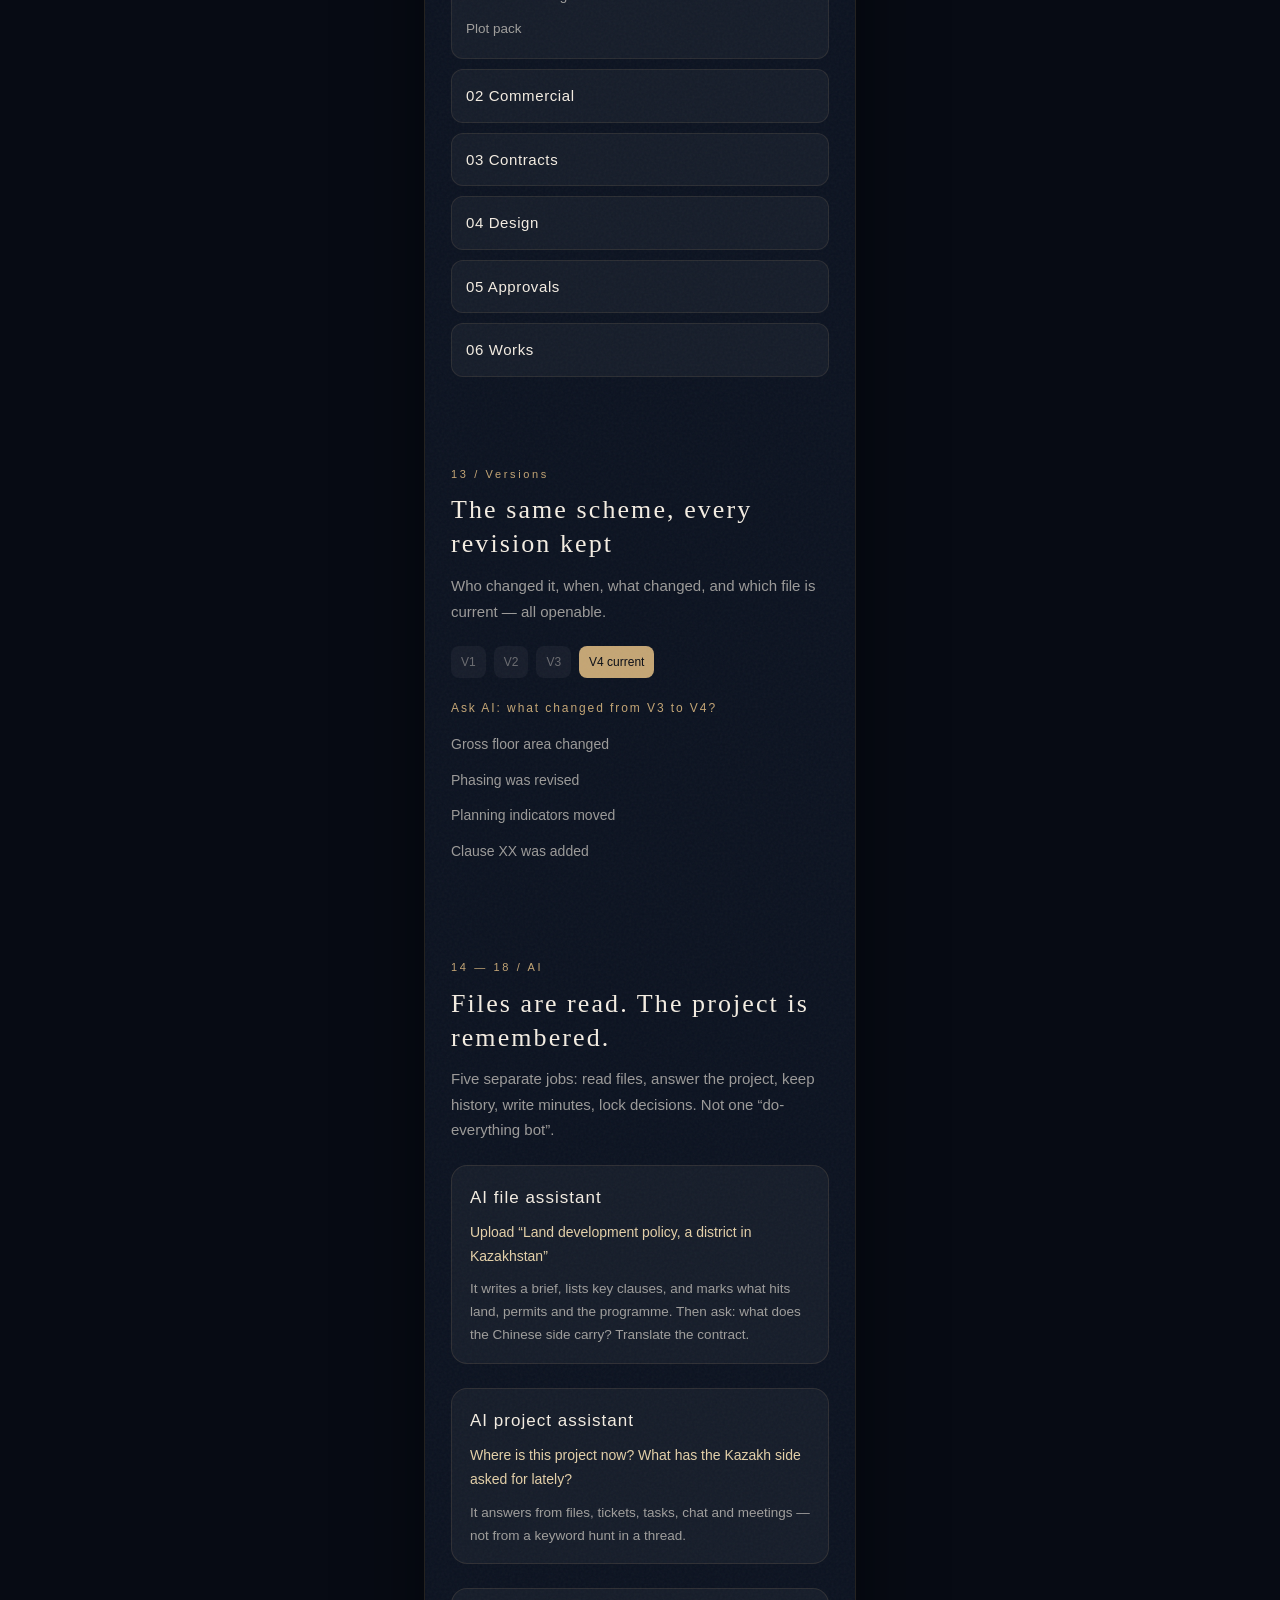
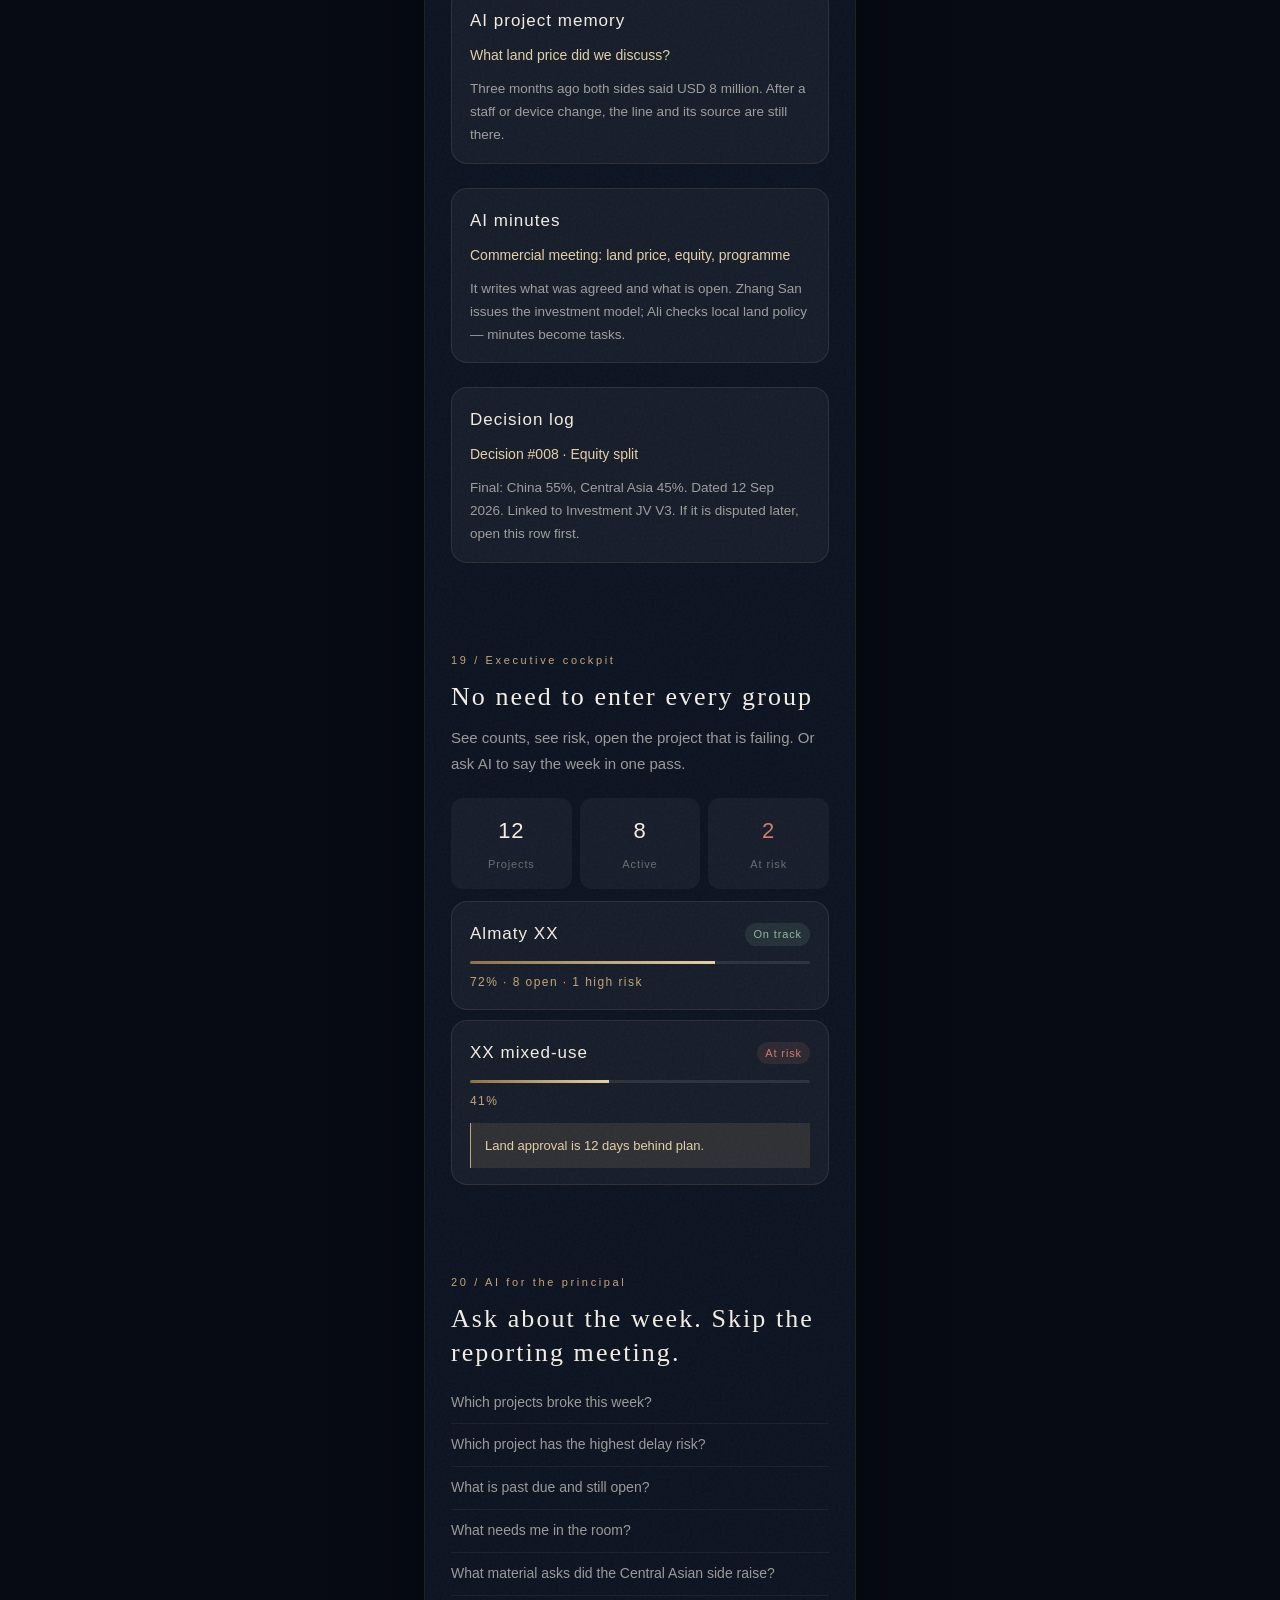
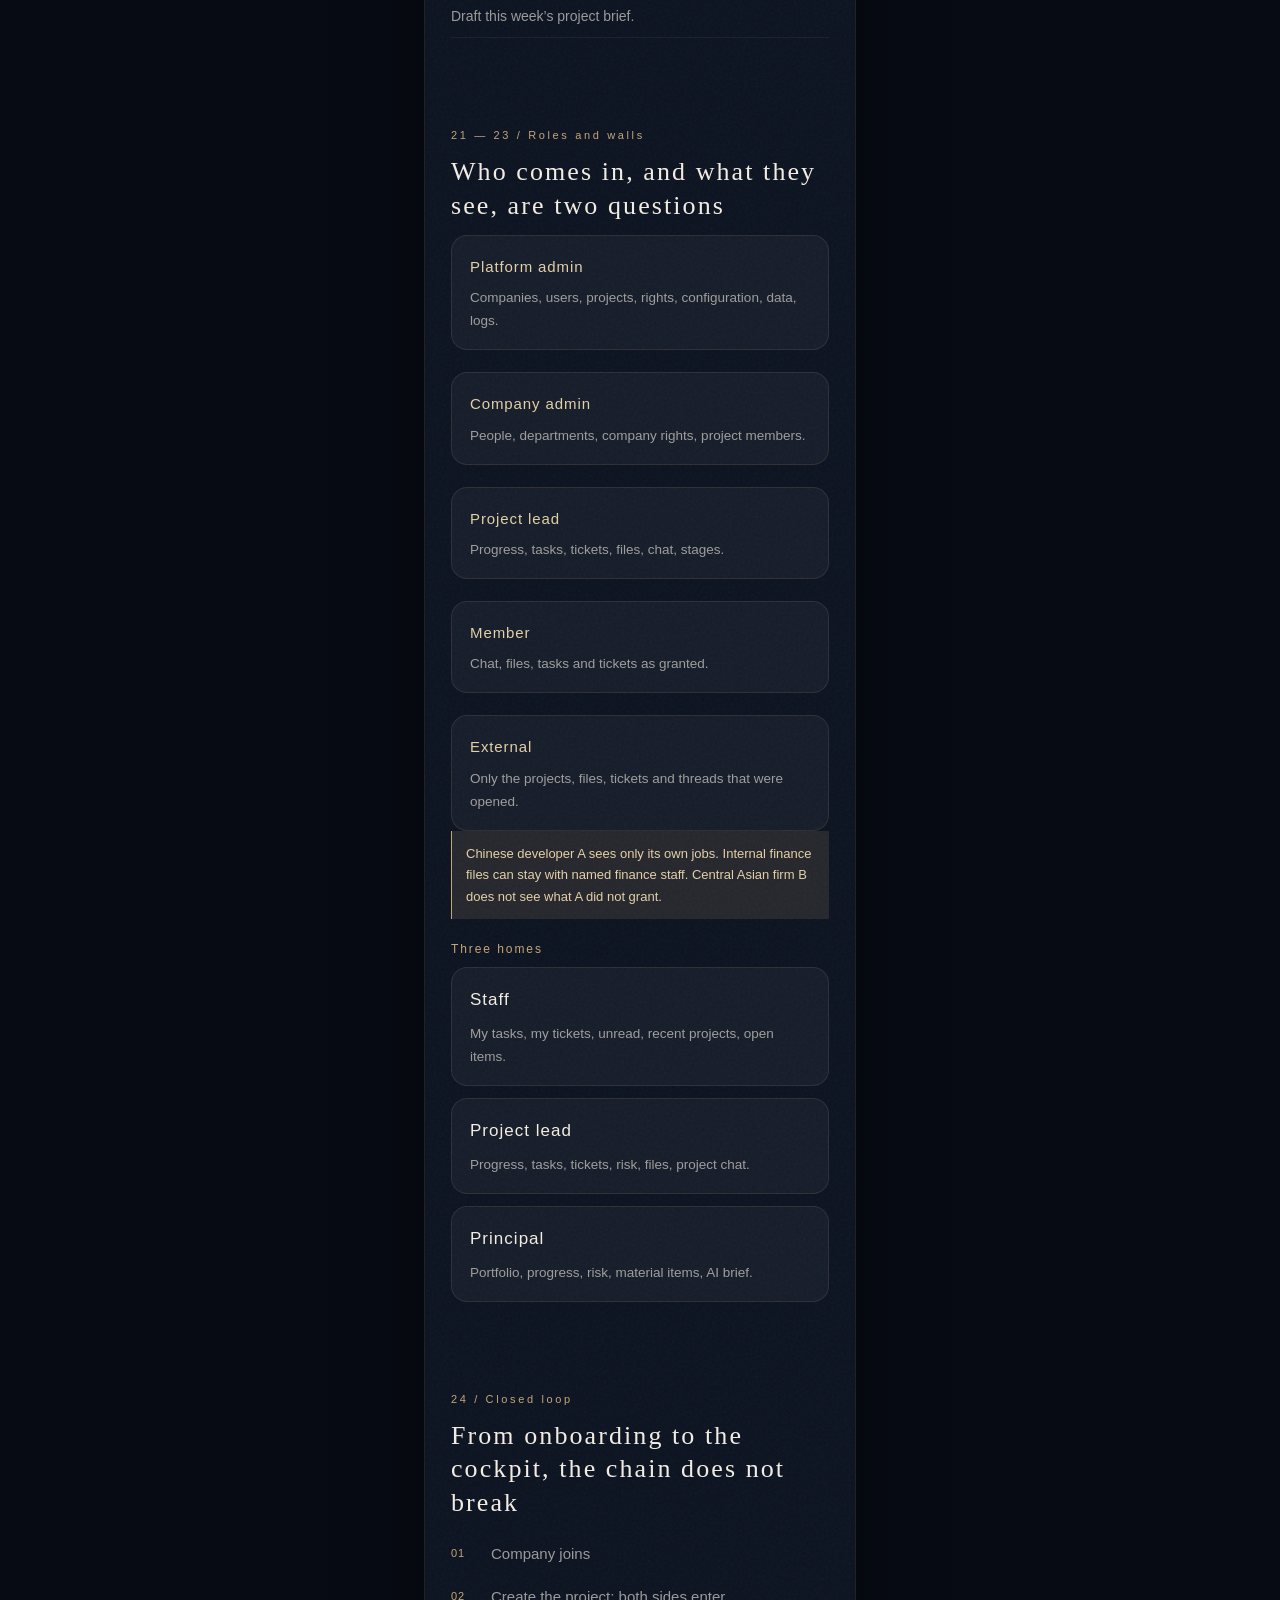
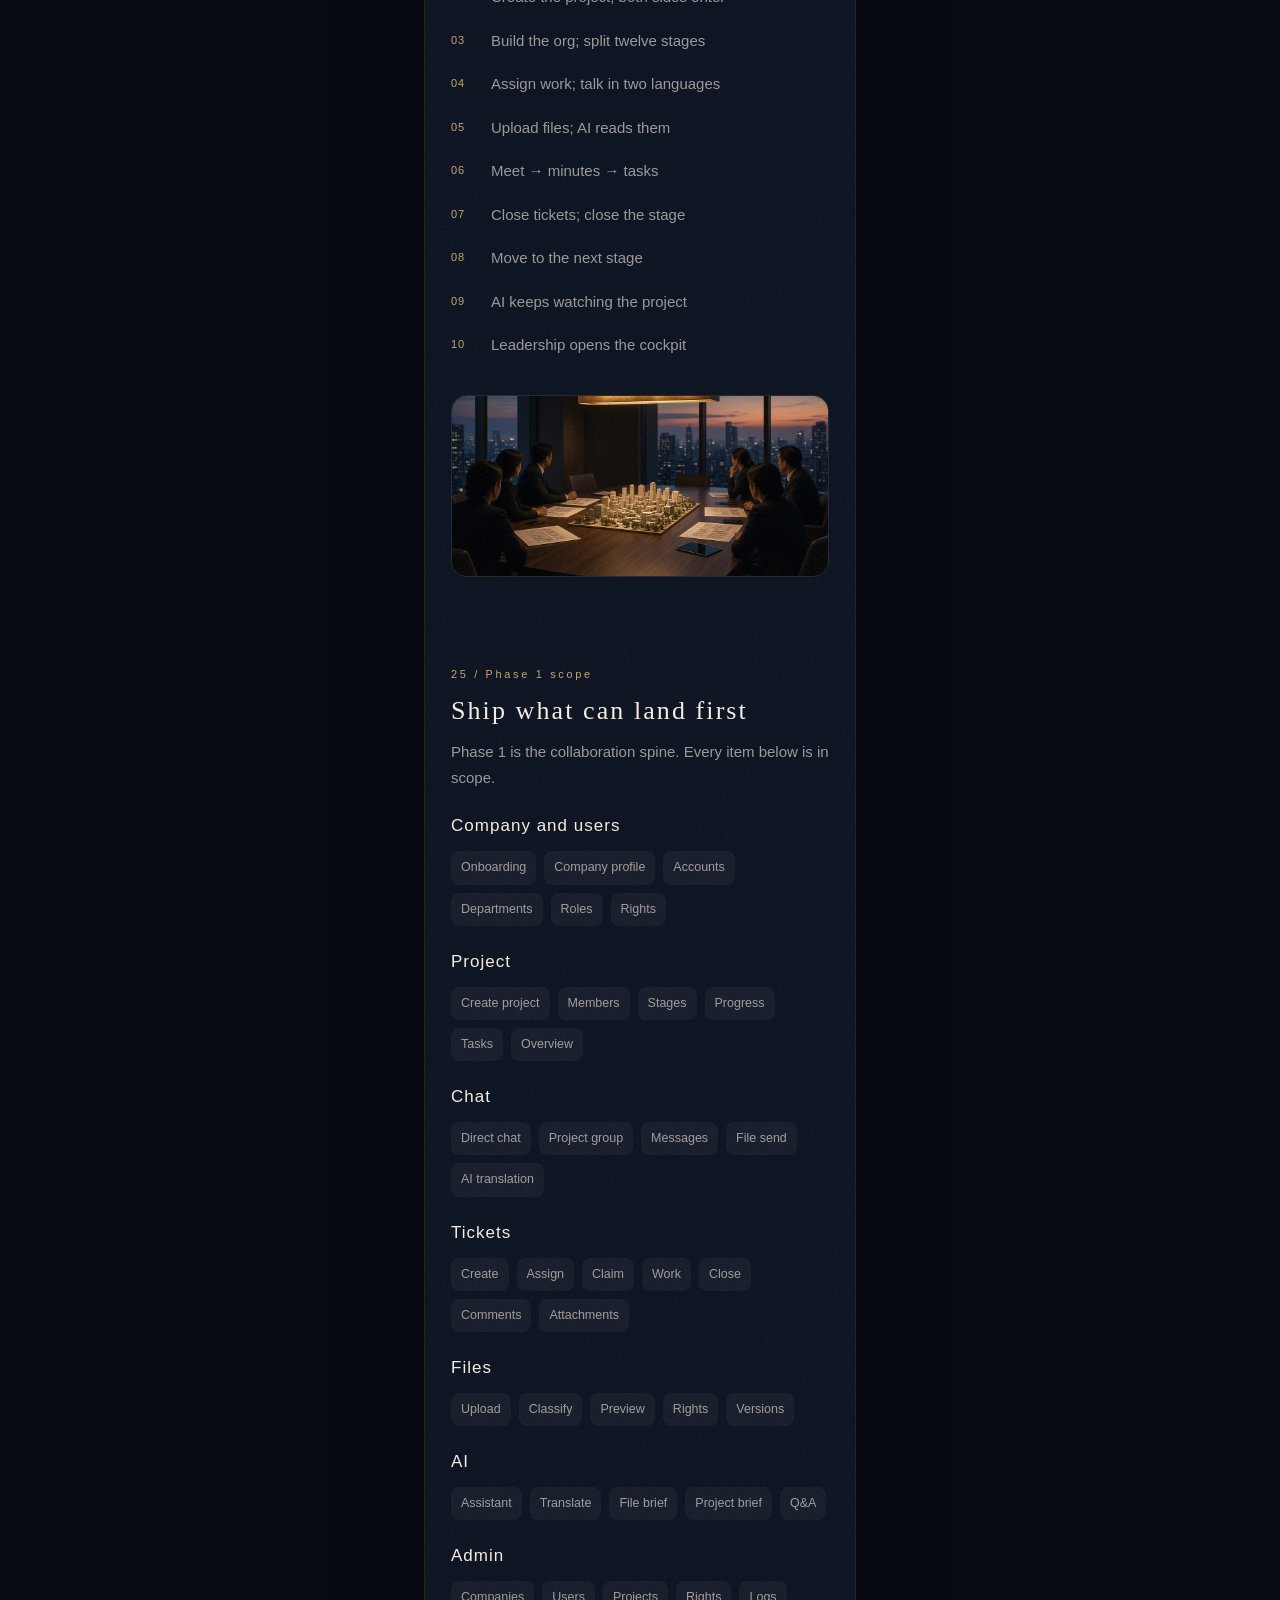
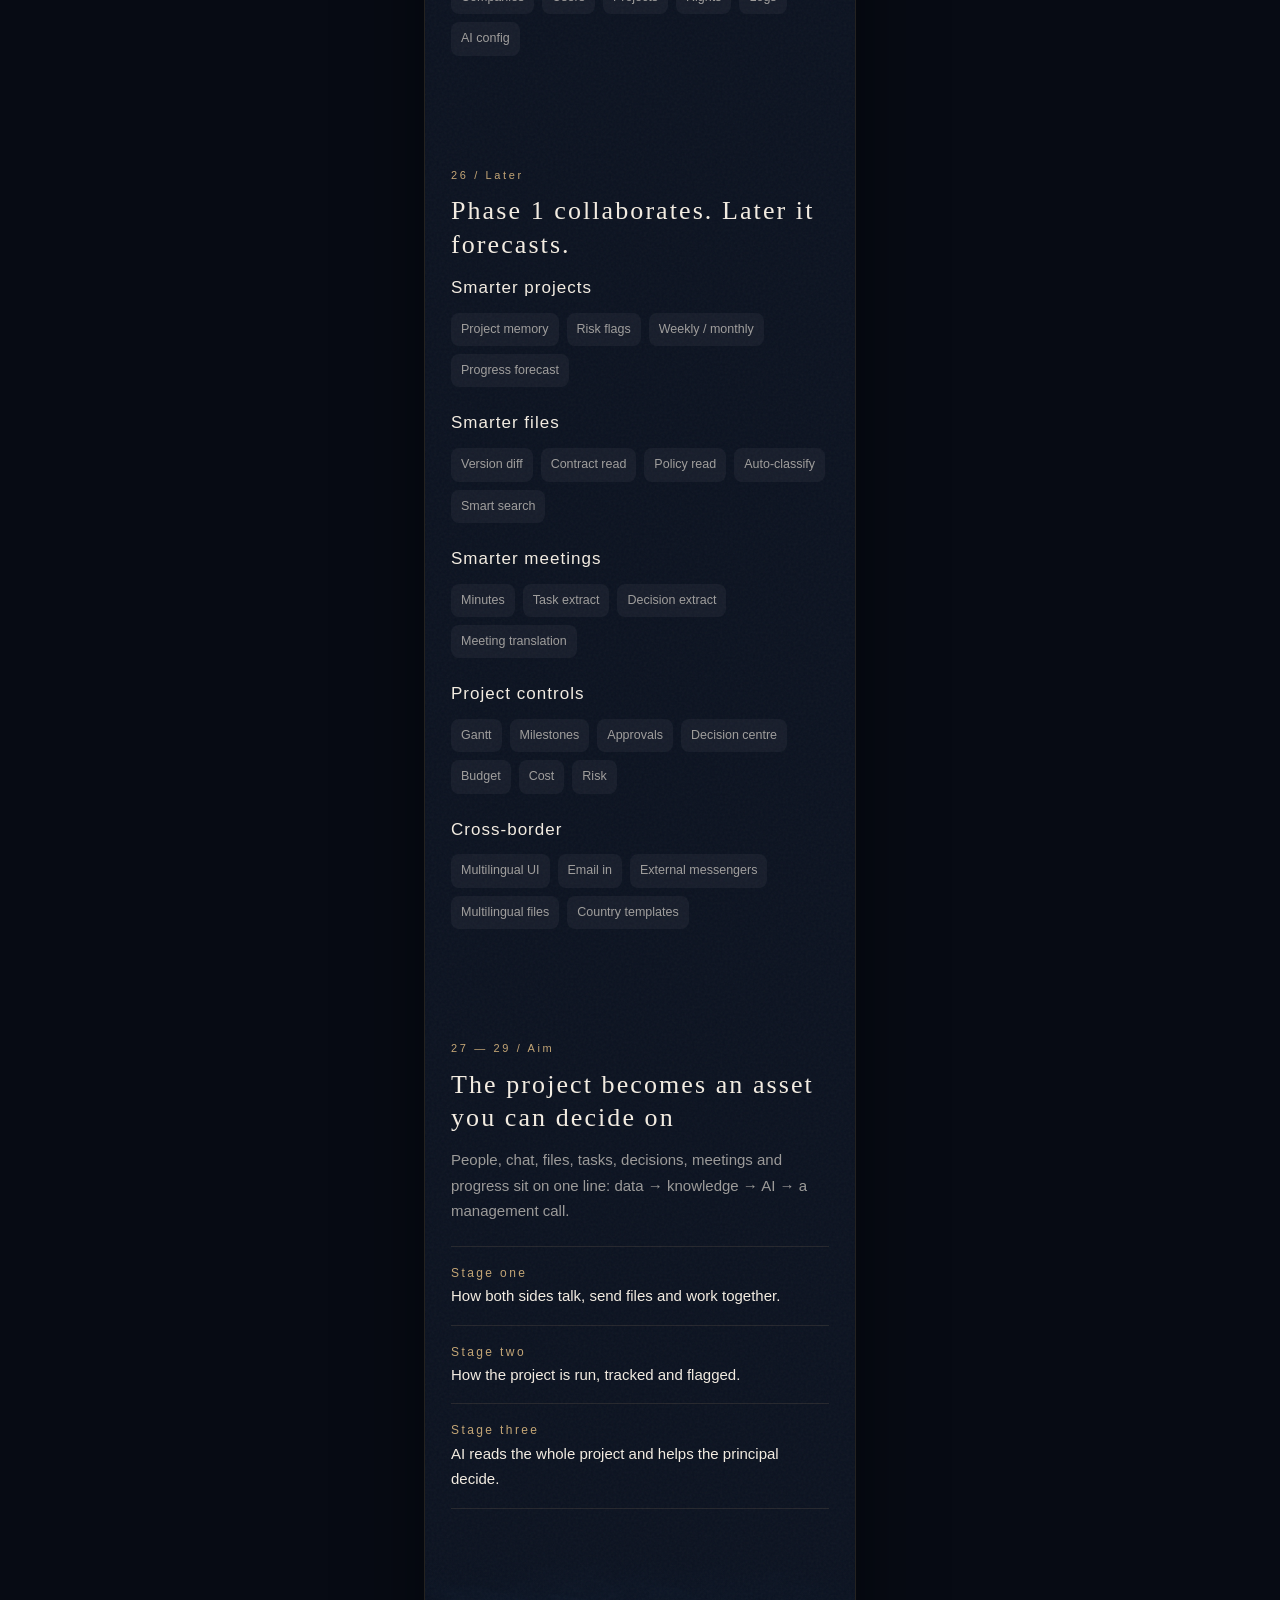
<file: en.html>
<!DOCTYPE html>
<html lang="en" data-lang="en">
<head>
  <meta charset="UTF-8" />
  <meta name="viewport" content="width=device-width, initial-scale=1, viewport-fit=cover" />
  <meta name="format-detection" content="telephone=no" />
  <title>中亚跨境建设协同平台 · 产品方案</title>
  <link rel="stylesheet" href="./styles.css" />
</head>
<body>
  <div class="phone">
    <div class="sticky-head">
      <div class="langs" aria-label="Language">
        <a href="./index.html" data-go="zh">中文</a>
        <a href="./en.html" data-go="en">EN</a>
        <a href="./ru.html" data-go="ru">RU</a>
        <a href="./kk.html" data-go="kk">KK</a>
      </div>
      <nav class="nav" data-i18n-aria="nav.aria">
        <a href="#position" data-i18n="nav.position">定位</a>
        <a href="#project" data-i18n="nav.project">项目</a>
        <a href="#chat" data-i18n="nav.chat">沟通</a>
        <a href="#ticket" data-i18n="nav.ticket">工单</a>
        <a href="#files" data-i18n="nav.files">文件</a>
        <a href="#ai" data-i18n="nav.ai">AI</a>
        <a href="#exec" data-i18n="nav.exec">管理层</a>
        <a href="#phase1" data-i18n="nav.phase1">一期</a>
      </nav>
    </div>

    <header class="hero" id="top">
      <div class="hero-bg" aria-hidden="true"></div>
      <div class="hero-inner">
        <p class="kicker" data-i18n="hero.kicker">产品解决方案 · V1.0</p>
        <h1 class="serif" data-i18n-html="hero.title">中亚跨境建设<br />协同平台</h1>
        <p class="lead" data-i18n="hero.lead">给中国企业与中亚政府、建设机构用的项目空间。不是房产信息网，也不是聊天软件。</p>
        <div class="tags">
          <span class="tag" data-i18n="hero.tag1">企业协作</span>
          <span class="tag" data-i18n="hero.tag2">项目管理</span>
          <span class="tag" data-i18n="hero.tag3">双语沟通</span>
          <span class="tag" data-i18n="hero.tag4">文件管理</span>
          <span class="tag" data-i18n="hero.tag5">AI 智能服务</span>
        </div>
        <p class="scroll-hint" data-i18n="hero.scroll">下滑查看完整方案</p>
      </div>
    </header>

    <section id="position">
      <p class="idx" data-i18n="pain.idx">01 / 背景</p>
      <h2 class="serif" data-i18n="pain.h2">跨国项目还在靠微信推进</h2>
      <p class="one" data-i18n="pain.one">土地、规划、合同、图纸散落在聊天和邮箱里。语言对不上，老板也看不到真实进度。</p>
      <div class="pain-list">
        <div class="pain">
          <b data-i18n="pain.1t">语言成本高</b>
          <span data-i18n="pain.1d">中方说中文，对方可能是俄语、哈萨克语、乌兹别克语或英语。确认容积率，往往要等人工翻译来回两轮。</span>
        </div>
        <div class="pain">
          <b data-i18n="pain.2t">资料找不到</b>
          <span data-i18n="pain.2d">红线图在微信，报价在邮箱，合同在某台电脑。换人接手，先花两天翻记录。</span>
        </div>
        <div class="pain">
          <b data-i18n="pain.3t">周期长、人多</b>
          <span data-i18n="pain.3d">从拿地到交付，投资、设计、工程、法务、当地规划部门同时在场，信息对不齐。</span>
        </div>
        <div class="pain">
          <b data-i18n="pain.4t">管理层看不见</b>
          <span data-i18n="pain.4d">负责人要人工汇总：进行到哪一步、卡在谁、有没有延期、该不该老板出面。</span>
        </div>
      </div>
    </section>

    <section>
      <p class="idx" data-i18n="pos.idx">02 / 定位</p>
      <h2 class="serif" data-i18n="pos.h2">一个项目，一个空间</h2>
      <p class="one" data-i18n="pos.one">围绕具体地块，把企业、部门、人员接进来。沟通、文件、任务、进度和 AI，都停在项目里。</p>
      <p class="example" data-i18n="pos.ex">从「靠人传话、靠翻文件、靠口头汇报」，变成「平台上协作，AI 帮着管」。</p>
    </section>

    <section>
      <p class="idx" data-i18n="org.idx">03 / 怎么用</p>
      <h2 class="serif" data-i18n="org.h2">企业 · 项目 · 人员</h2>
      <p class="one" data-i18n="org.one">哈萨克斯坦一块地正式启动，三方进入同一个项目空间。</p>
      <div class="org">
        <div class="org-col">
          <div class="who" data-i18n="org.cn">中国方</div>
          <strong data-i18n="org.greentown">绿城集团</strong>
          <p data-i18n="org.cndeps">投资 / 设计 / 工程 / 法务 / 财务</p>
        </div>
        <div class="org-col">
          <div class="who" data-i18n="org.ca">中亚方</div>
          <strong data-i18n="org.gov">当地政府部门</strong>
          <p data-i18n="org.cadeps">土地 / 规划 / 建设</p>
        </div>
        <div class="org-col">
          <div class="who" data-i18n="org.pl">平台方</div>
          <strong data-i18n="org.pm">项目负责人</strong>
          <p data-i18n="org.pld">商务、项目经理跟进全程</p>
        </div>
      </div>
      <p class="one" style="margin:18px 0 0" data-i18n="org.foot">沟通、文件、任务、工单、会议、决策、进度，都在这个项目里管。</p>
    </section>

    <section>
      <p class="idx" data-i18n="inv.idx">04 / 企业入驻</p>
      <h2 class="serif" data-i18n="inv.h2">邀请制，不开放陌生人</h2>
      <p class="one" data-i18n="inv.one">只服务筛过的中国企业与中亚合作机构。平台发出邀请，企业再搭自己的组织。</p>
      <p class="example" data-i18n="inv.ex">「邀请绿城集团加入阿拉木图 XX 地块开发项目。」</p>
      <div class="chips">
        <span class="chip" data-i18n="inv.c1">企业管理员</span>
        <span class="chip" data-i18n="inv.c2">部门</span>
        <span class="chip" data-i18n="inv.c3">员工</span>
        <span class="chip" data-i18n="inv.c4">项目负责人</span>
        <span class="chip" data-i18n="inv.c5">普通成员</span>
        <span class="chip" data-i18n="inv.c6">外部协作</span>
      </div>
    </section>

    <section id="project">
      <p class="idx" data-i18n="proj.idx">05 / 项目中心</p>
      <h2 class="serif" data-i18n="proj.h2">打开项目，先看全貌</h2>
      <article class="card project-card">
        <h3 class="serif" data-i18n="proj.name">阿拉木图 XX 城市综合体</h3>
        <div class="meta">
          <div><span data-i18n="proj.locL">所在地</span> <em data-i18n="proj.locV">哈萨克斯坦 · 阿拉木图</em></div>
          <div><span data-i18n="proj.cnL">中国方</span> <em data-i18n="proj.cnV">XX 房地产集团</em></div>
          <div><span data-i18n="proj.caL">中亚方</span> <em data-i18n="proj.caV">XX 建设机构</em></div>
          <div><span data-i18n="proj.stL">状态</span> <em data-i18n="proj.stV">建设准备阶段</em></div>
        </div>
        <div class="bar" aria-hidden="true"><i></i></div>
        <p class="pct" data-i18n="proj.pct">总体进度 38%</p>
      </article>

      <p class="subhead" data-i18n="proj.stages">十二个阶段</p>
      <ol class="stages">
        <li class="done"><span class="num">01</span><span class="name" data-i18n="s01">项目机会</span></li>
        <li class="done"><span class="num">02</span><span class="name" data-i18n="s02">土地考察</span></li>
        <li class="now"><span class="num">03</span><span class="name" data-i18n="s03">商务洽谈</span></li>
        <li><span class="num">04</span><span class="name" data-i18n="s04">投资评估</span></li>
        <li><span class="num">05</span><span class="name" data-i18n="s05">合作协议</span></li>
        <li><span class="num">06</span><span class="name" data-i18n="s06">土地及项目签约</span></li>
        <li><span class="num">07</span><span class="name" data-i18n="s07">规划设计</span></li>
        <li><span class="num">08</span><span class="name" data-i18n="s08">审批报建</span></li>
        <li><span class="num">09</span><span class="name" data-i18n="s09">工程建设</span></li>
        <li><span class="num">10</span><span class="name" data-i18n="s10">销售运营</span></li>
        <li><span class="num">11</span><span class="name" data-i18n="s11">项目交付</span></li>
        <li><span class="num">12</span><span class="name" data-i18n="s12">项目结算</span></li>
      </ol>
    </section>

    <section>
      <p class="idx" data-i18n="stg.idx">06 / 阶段管理</p>
      <h2 class="serif" data-i18n="stg.h2">每个阶段自己算账</h2>
      <p class="one" data-i18n="stg.one">负责人、任务、文件、工单、沟通、会议、目标、完成度、风险，都挂在当前阶段上。</p>
      <article class="card">
        <h3 data-i18n="stg.name">商务洽谈</h3>
        <div class="bar w72" aria-hidden="true"><i></i></div>
        <p class="pct" data-i18n="stg.pct">当前完成度 72%</p>
        <p class="subhead" data-i18n="stg.done">已完成</p>
        <ul class="check">
          <li data-i18n="stg.d1">土地面积确认</li>
          <li data-i18n="stg.d2">初步规划指标确认</li>
          <li data-i18n="stg.d3">项目初步报价</li>
          <li data-i18n="stg.d4">投资方案提交</li>
        </ul>
        <p class="subhead" data-i18n="stg.todo">待完成</p>
        <ul class="todo">
          <li data-i18n="stg.t1">合作模式确认</li>
          <li data-i18n="stg.t2">投资比例确认</li>
          <li data-i18n="stg.t3">付款方案确认</li>
        </ul>
      </article>
      <p class="example" data-i18n="stg.ex">系统直接写：当前阶段还有 3 项重要事项未完成。不用翻三个月聊天记录。</p>
    </section>

    <section id="chat">
      <p class="idx" data-i18n="chat.idx">07 / 双语沟通</p>
      <h2 class="serif" data-i18n="chat.h2">各说各话，平台对着译</h2>
      <p class="one" data-i18n="chat.one">用自己的语言写。对方看到译文，自己仍留着原文。原文和译文一起存档，以后能追。</p>
      <div class="chat">
        <div class="bubble right">
          <div class="from" data-i18n="chat.fromCn">张三 · 中国方</div>
          <p class="src" data-i18n="chat.srcCn">我们希望在下周确认土地面积、容积率以及规划条件。</p>
          <p class="tr" data-i18n="chat.trRu">AI 译：Мы хотим на следующей неделе подтвердить площадь участка, коэффициент плотности и планировочные условия.</p>
        </div>
        <div class="bubble">
          <div class="from" data-i18n="chat.fromAli">Ali · 中亚方</div>
          <p class="src" data-i18n="chat.srcRu">Плотность застройки нужно согласовать с городским планом.</p>
          <p class="tr" data-i18n="chat.trCn">AI 译：容积率需要与城市规划对齐后再确认。</p>
        </div>
      </div>
    </section>

    <section>
      <p class="idx" data-i18n="term.idx">08 / 专业翻译</p>
      <h2 class="serif" data-i18n="term.h2">按项目上下文译术语</h2>
      <p class="one" data-i18n="term.one">不是通用翻译。容积率、规划红线、EPC，按房地产和工程含义来。</p>
      <div class="terms">
        <button class="term" type="button" data-term="far" data-i18n="term.far">容积率</button>
        <button class="term" type="button" data-term="area" data-i18n="term.area">建筑面积</button>
        <button class="term" type="button" data-term="land" data-i18n="term.land">土地使用权</button>
        <button class="term" type="button" data-term="red" data-i18n="term.red">规划红线</button>
        <button class="term on" type="button" data-term="epc" data-i18n="term.epc">EPC</button>
        <button class="term" type="button" data-term="share" data-i18n="term.share">投资比例</button>
        <button class="term" type="button" data-term="jv" data-i18n="term.jv">股权合作</button>
        <button class="term" type="button" data-term="permit" data-i18n="term.permit">项目审批</button>
        <button class="term" type="button" data-term="presale" data-i18n="term.presale">预售</button>
        <button class="term" type="button" data-term="accept" data-i18n="term.accept">竣工验收</button>
      </div>
      <div class="term-note show" id="term-note" data-i18n="note.epc">EPC 是工程总承包：设计、采购、施工由一方统筹，避免三家各干各的对不上。</div>
    </section>

    <section>
      <p class="idx" data-i18n="pm.idx">09 / 私聊与群聊</p>
      <h2 class="serif" data-i18n="pm.h2">聊完的内容，属于项目</h2>
      <p class="one" data-i18n="pm.one">体验接近常用通讯软件，但一条商务消息可以挂到具体阶段和任务上，过后搜得到。</p>
      <p class="example" data-i18n="pm.ex">「下周确认容积率」这条，挂到：阿拉木图项目 → 商务洽谈 → 规划指标确认。</p>
      <div class="feat">
        <span data-i18n="pm.f1">一对一私聊</span>
        <span data-i18n="pm.f2">项目群聊</span>
        <span data-i18n="pm.f3">企业内部沟通</span>
        <span data-i18n="pm.f4">跨企业沟通</span>
        <span data-i18n="pm.f5">文件 / 图片</span>
        <span data-i18n="pm.f6">回复与搜索</span>
        <span data-i18n="pm.f7">AI 翻译</span>
        <span data-i18n="pm.f8">消息关联任务</span>
      </div>
    </section>

    <section id="ticket">
      <p class="idx" data-i18n="tic.idx">10 / 工单协作</p>
      <h2 class="serif" data-i18n="tic.h2">不用问「规划该找谁」</h2>
      <p class="one" data-i18n="tic.one">直接建工单，丢给对方企业。管理员派给对的人，全程留痕。</p>
      <article class="card ticket">
        <p class="idx" data-i18n="tic.id">工单 #00882</p>
        <h3 style="margin-top:8px" data-i18n="tic.title">请确认 XX 地块规划红线图</h3>
        <div class="row"><span data-i18n="tic.aL">发起人</span><b data-i18n="tic.aV">中国方 张三</b></div>
        <div class="row"><span data-i18n="tic.bL">目标企业</span><b data-i18n="tic.bV">哈方 XX 规划部门</b></div>
        <div class="row"><span data-i18n="tic.cL">截止</span><b>2026-09-20</b></div>
        <div class="row"><span data-i18n="tic.dL">优先级</span><b class="pri" data-i18n="tic.dV">高</b></div>
        <div class="row"><span data-i18n="tic.eL">附件</span><b data-i18n="tic.eV">XX地块规划图.pdf</b></div>
      </article>
      <p class="subhead" data-i18n="tic.assign">派给 Ali · 规划部门</p>
      <p class="flow">
        <i data-i18n="tic.s1">待处理</i> → <i data-i18n="tic.s2">处理中</i> → <i data-i18n="tic.s3">已提交</i> → <i data-i18n="tic.s4">已完成</i>
      </p>
    </section>

    <section>
      <p class="idx" data-i18n="lk.idx">11 / 工单连上任务</p>
      <h2 class="serif" data-i18n="lk.h2">一个人的完成，推进整个阶段</h2>
      <ol class="chain">
        <li data-i18n="lk.1">项目阶段：审批报建</li>
        <li data-i18n="lk.2">任务：完成土地规划确认</li>
        <li data-i18n="lk.3">工单：确认规划红线图</li>
        <li data-i18n="lk.4">Ali 提交并完成</li>
        <li data-i18n="lk.5">对应任务自动完成</li>
      </ol>
    </section>

    <section id="files">
      <p class="idx" data-i18n="fil.idx">12 / 文件中心</p>
      <h2 class="serif" data-i18n="fil.h2">项目资料只放这一处</h2>
      <p class="one" data-i18n="fil.one">按建设流程分夹，不再在微信和网盘之间倒手。</p>
      <div class="folders">
        <details class="folder" open>
          <summary data-i18n="fil.1">01 土地资料</summary>
          <ul>
            <li data-i18n="fil.1a">土地证明</li>
            <li data-i18n="fil.1b">土地规划</li>
            <li data-i18n="fil.1c">红线图</li>
            <li data-i18n="fil.1d">地块资料</li>
          </ul>
        </details>
        <details class="folder">
          <summary data-i18n="fil.2">02 商务资料</summary>
          <ul>
            <li data-i18n="fil.2a">项目报价</li>
            <li data-i18n="fil.2b">投资方案</li>
            <li data-i18n="fil.2c">商业计划书</li>
          </ul>
        </details>
        <details class="folder">
          <summary data-i18n="fil.3">03 合同资料</summary>
          <ul>
            <li data-i18n="fil.3a">合作意向书</li>
            <li data-i18n="fil.3b">MOU</li>
            <li data-i18n="fil.3c">JV 协议</li>
            <li data-i18n="fil.3d">正式合同</li>
          </ul>
        </details>
        <details class="folder">
          <summary data-i18n="fil.4">04 设计资料</summary>
          <ul>
            <li data-i18n="fil.4a">规划方案</li>
            <li data-i18n="fil.4b">建筑设计</li>
            <li data-i18n="fil.4c">效果图</li>
            <li data-i18n="fil.4d">工程图纸</li>
          </ul>
        </details>
        <details class="folder">
          <summary data-i18n="fil.5">05 政府审批</summary>
          <ul>
            <li data-i18n="fil.5a">政府文件</li>
            <li data-i18n="fil.5b">审批文件</li>
            <li data-i18n="fil.5c">政策文件</li>
          </ul>
        </details>
        <details class="folder">
          <summary data-i18n="fil.6">06 工程建设</summary>
          <ul>
            <li data-i18n="fil.6a">工程进度</li>
            <li data-i18n="fil.6b">施工资料</li>
            <li data-i18n="fil.6c">验收资料</li>
          </ul>
        </details>
      </div>
    </section>

    <section>
      <p class="idx" data-i18n="ver.idx">13 / 版本管理</p>
      <h2 class="serif" data-i18n="ver.h2">同一份方案，改过几次都记得</h2>
      <p class="one" data-i18n="ver.one">谁改的、何时改的、改了什么、现在用哪一版，都能打开看。</p>
      <div class="ver">
        <span>V1</span>
        <span>V2</span>
        <span>V3</span>
        <span class="cur" data-i18n="ver.cur">V4 当前</span>
      </div>
      <p class="subhead" data-i18n="ver.ask">问 AI：V3 和 V4 有哪些变化？</p>
      <ul class="todo">
        <li data-i18n="ver.c1">建筑面积发生变化</li>
        <li data-i18n="ver.c2">项目分期发生调整</li>
        <li data-i18n="ver.c3">地块规划指标有改动</li>
        <li data-i18n="ver.c4">新增 XX 条款</li>
      </ul>
    </section>

    <section id="ai">
      <p class="idx" data-i18n="ai.idx">14 — 18 / AI 能力</p>
      <h2 class="serif" data-i18n="ai.h2">文件会读，项目会记</h2>
      <p class="one" data-i18n="ai.one">五件事分开做：读文件、答项目、记历史、写纪要、留决策。不混成一个「万能机器人」。</p>
      <div class="ai-grid">
        <article class="card ai-card">
          <h3 data-i18n="ai.f.h">AI 文件助手</h3>
          <q data-i18n="ai.f.q">上传《哈萨克斯坦某地区土地开发政策》</q>
          <p data-i18n="ai.f.p">自动出摘要、关键条款，并标出会影响土地开发、审批和建设周期的段落。可接着问：中国方承担哪些责任？把合同译成中文。</p>
        </article>
        <article class="card ai-card">
          <h3 data-i18n="ai.p.h">AI 项目助手</h3>
          <q data-i18n="ai.p.q">这个项目目前进行到哪一步？哈方最近提出了哪些要求？</q>
          <p data-i18n="ai.p.p">综合文件、工单、任务、沟通和会议来答，而不是只搜聊天关键词。</p>
        </article>
        <article class="card ai-card">
          <h3 data-i18n="ai.m.h">AI 项目记忆</h3>
          <q data-i18n="ai.m.q">之前土地价格谈到多少？</q>
          <p data-i18n="ai.m.p">三个月前双方口头定过 800 万美元。换人、换设备之后，仍能回到原话和出处。</p>
        </article>
        <article class="card ai-card">
          <h3 data-i18n="ai.n.h">AI 会议纪要</h3>
          <q data-i18n="ai.n.q">商务会：土地价格、投资比例、建设周期</q>
          <p data-i18n="ai.n.p">写出共识与未决。张三去交投资测算，Ali 去确认当地土地政策——纪要可直接变成任务。</p>
        </article>
        <article class="card ai-card">
          <h3 data-i18n="ai.d.h">项目决策记录</h3>
          <q data-i18n="ai.d.q">决策 #008 · 双方投资比例</q>
          <p data-i18n="ai.d.p">最终：中国方 55%，中亚方 45%。时间 2026-09-12，挂《投资合作协议 V3》。以后有争议，先打开这一条。</p>
        </article>
      </div>
    </section>

    <section id="exec">
      <p class="idx" data-i18n="ex.idx">19 / 老板驾驶舱</p>
      <h2 class="serif" data-i18n="ex.h2">不用进每一个群</h2>
      <p class="one" data-i18n="ex.one">看总数、看风险、点进出问题的项目。也可以让 AI 把本周项目说一遍。</p>
      <div class="dash-top">
        <div class="stat"><b>12</b><span data-i18n="ex.n1">项目</span></div>
        <div class="stat"><b>8</b><span data-i18n="ex.n2">进行中</span></div>
        <div class="stat risk"><b>2</b><span data-i18n="ex.n3">有风险</span></div>
      </div>
      <article class="card proj-mini">
        <div style="display:flex;justify-content:space-between;align-items:center;gap:8px">
          <h3 style="margin:0" data-i18n="ex.p1">阿拉木图 XX 项目</h3>
          <span class="badge ok" data-i18n="ex.ok">正常</span>
        </div>
        <div class="bar" style="margin-top:12px" aria-hidden="true"><i style="width:72%"></i></div>
        <p class="pct" data-i18n="ex.p1s">进度 72% · 待处理 8 · 高风险 1</p>
      </article>
      <article class="card proj-mini">
        <div style="display:flex;justify-content:space-between;align-items:center;gap:8px">
          <h3 style="margin:0" data-i18n="ex.p2">XX 城市综合体</h3>
          <span class="badge warn" data-i18n="ex.risk">存在风险</span>
        </div>
        <div class="bar w41" style="margin-top:12px" aria-hidden="true"><i></i></div>
        <p class="pct" data-i18n="ex.p2s">进度 41%</p>
        <p class="example" style="margin:12px 0 0" data-i18n="ex.p2ex">土地审批落后计划 12 天。</p>
      </article>
    </section>

    <section>
      <p class="idx" data-i18n="mg.idx">20 / AI 管理助手</p>
      <h2 class="serif" data-i18n="mg.h2">问本周，不要周报会</h2>
      <ul class="ask">
        <li data-i18n="mg.q1">最近一周哪些项目出了问题？</li>
        <li data-i18n="mg.q2">哪个项目延期风险最高？</li>
        <li data-i18n="mg.q3">哪些事项过了截止日期还没处理？</li>
        <li data-i18n="mg.q4">哪些事情需要我亲自介入？</li>
        <li data-i18n="mg.q5">中亚合作方最近提了哪些重要要求？</li>
        <li data-i18n="mg.q6">帮我生成本周项目汇报。</li>
      </ul>
    </section>

    <section>
      <p class="idx" data-i18n="rl.idx">21 — 23 / 角色与隔离</p>
      <h2 class="serif" data-i18n="rl.h2">谁进来，看见什么，是两件事</h2>
      <div class="roles">
        <article class="card role">
          <h3 data-i18n="rl.1h">平台管理员</h3>
          <p data-i18n="rl.1p">企业、用户、项目、权限、平台配置、数据、系统日志。</p>
        </article>
        <article class="card role">
          <h3 data-i18n="rl.2h">企业管理员</h3>
          <p data-i18n="rl.2p">成员、部门、企业权限、项目成员。</p>
        </article>
        <article class="card role">
          <h3 data-i18n="rl.3h">项目负责人</h3>
          <p data-i18n="rl.3p">进度、任务、工单、文件、沟通、阶段。</p>
        </article>
        <article class="card role">
          <h3 data-i18n="rl.4h">普通成员</h3>
          <p data-i18n="rl.4p">按授权参与沟通、看文件、处理任务和工单。</p>
        </article>
        <article class="card role">
          <h3 data-i18n="rl.5h">外部协作</h3>
          <p data-i18n="rl.5p">只能进被打开的项目、文件、工单和对话。</p>
        </article>
      </div>
      <p class="example" data-i18n="rl.ex">中国房企 A 只看自己参与的项目。内部财务文件可以只给指定财务。中亚企业 B 看不到 A 未授权的资料。</p>
      <p class="subhead" data-i18n="rl.homes">三种首页</p>
      <div class="stack">
        <article class="card home">
          <h3 data-i18n="hm.1h">员工</h3>
          <p data-i18n="hm.1p">我的任务、我的工单、未读消息、最近项目、待处理事项。</p>
        </article>
        <article class="card home">
          <h3 data-i18n="hm.2h">项目负责人</h3>
          <p data-i18n="hm.2p">进度、任务、工单、风险、文件、项目沟通。</p>
        </article>
        <article class="card home">
          <h3 data-i18n="hm.3h">企业老板</h3>
          <p data-i18n="hm.3p">项目总览、进度、风险、重要事项、AI 项目总结。</p>
        </article>
      </div>
    </section>

    <section>
      <p class="idx" data-i18n="lp.idx">24 / 业务闭环</p>
      <h2 class="serif" data-i18n="lp.h2">从入驻到驾驶舱，不断开</h2>
      <ol class="loop">
        <li data-i18n="lp.1">企业入驻</li>
        <li data-i18n="lp.2">创建项目，双方加入</li>
        <li data-i18n="lp.3">搭组织，拆十二个阶段</li>
        <li data-i18n="lp.4">分配任务，双语沟通</li>
        <li data-i18n="lp.5">上传资料，AI 分析</li>
        <li data-i18n="lp.6">开会 → 纪要 → 自动成任务</li>
        <li data-i18n="lp.7">工单处理，阶段完成</li>
        <li data-i18n="lp.8">进入下一阶段</li>
        <li data-i18n="lp.9">AI 持续看项目</li>
        <li data-i18n="lp.10">管理层打开驾驶舱</li>
      </ol>
      <figure class="photo">
        <img src="./assets/collab-meeting.png" alt="" data-i18n-alt="lp.alt" />
      </figure>
    </section>

    <section id="phase1">
      <p class="idx" data-i18n="p1.idx">25 / 第一期建设</p>
      <h2 class="serif" data-i18n="p1.h2">先把能落地的做完</h2>
      <p class="one" data-i18n="p1.one">一期只做协作主链路。下面每组功能都会上线，方便对照范围。</p>

      <div class="scope">
        <h3 data-i18n="p1.g1">企业与用户</h3>
        <div class="pills">
          <span data-i18n="p1.a1">企业入驻</span><span data-i18n="p1.a2">企业信息</span><span data-i18n="p1.a3">用户账号</span>
          <span data-i18n="p1.a4">部门</span><span data-i18n="p1.a5">角色</span><span data-i18n="p1.a6">权限</span>
        </div>
      </div>
      <div class="scope">
        <h3 data-i18n="p1.g2">项目</h3>
        <div class="pills">
          <span data-i18n="p1.b1">项目创建</span><span data-i18n="p1.b2">项目成员</span><span data-i18n="p1.b3">项目阶段</span>
          <span data-i18n="p1.b4">项目进度</span><span data-i18n="p1.b5">项目任务</span><span data-i18n="p1.b6">项目概览</span>
        </div>
      </div>
      <div class="scope">
        <h3 data-i18n="p1.g3">沟通</h3>
        <div class="pills">
          <span data-i18n="p1.c1">私聊</span><span data-i18n="p1.c2">项目群聊</span><span data-i18n="p1.c3">消息</span>
          <span data-i18n="p1.c4">文件发送</span><span data-i18n="p1.c5">AI 翻译</span>
        </div>
      </div>
      <div class="scope">
        <h3 data-i18n="p1.g4">工单</h3>
        <div class="pills">
          <span data-i18n="p1.d1">创建</span><span data-i18n="p1.d2">派发</span><span data-i18n="p1.d3">认领</span>
          <span data-i18n="p1.d4">处理</span><span data-i18n="p1.d5">完成</span><span data-i18n="p1.d6">评论</span><span data-i18n="p1.d7">附件</span>
        </div>
      </div>
      <div class="scope">
        <h3 data-i18n="p1.g5">文件</h3>
        <div class="pills">
          <span data-i18n="p1.e1">上传</span><span data-i18n="p1.e2">分类</span><span data-i18n="p1.e3">预览</span>
          <span data-i18n="p1.e4">权限</span><span data-i18n="p1.e5">版本</span>
        </div>
      </div>
      <div class="scope">
        <h3 data-i18n="p1.g6">AI</h3>
        <div class="pills">
          <span data-i18n="p1.f1">智能助手</span><span data-i18n="p1.f2">翻译</span><span data-i18n="p1.f3">文件摘要</span>
          <span data-i18n="p1.f4">项目总结</span><span data-i18n="p1.f5">项目问答</span>
        </div>
      </div>
      <div class="scope">
        <h3 data-i18n="p1.g7">管理后台</h3>
        <div class="pills">
          <span data-i18n="p1.h1">企业管理</span><span data-i18n="p1.h2b">用户管理</span><span data-i18n="p1.h3">项目管理</span>
          <span data-i18n="p1.h4">权限管理</span><span data-i18n="p1.h5">系统日志</span><span data-i18n="p1.h6">AI 配置</span>
        </div>
      </div>
    </section>

    <section>
      <p class="idx" data-i18n="up.idx">26 / 后续升级</p>
      <h2 class="serif" data-i18n="up.h2">一期会协作，后面会预判</h2>
      <div class="scope">
        <h3 data-i18n="up.g1">项目智能化</h3>
        <div class="pills">
          <span data-i18n="up.a1">项目记忆</span><span data-i18n="up.a2">风险识别</span><span data-i18n="up.a3">周报 / 月报</span><span data-i18n="up.a4">进度预测</span>
        </div>
      </div>
      <div class="scope">
        <h3 data-i18n="up.g2">文件智能化</h3>
        <div class="pills">
          <span data-i18n="up.b1">版本对比</span><span data-i18n="up.b2">合同分析</span><span data-i18n="up.b3">政策分析</span>
          <span data-i18n="up.b4">自动分类</span><span data-i18n="up.b5">智能检索</span>
        </div>
      </div>
      <div class="scope">
        <h3 data-i18n="up.g3">会议智能化</h3>
        <div class="pills">
          <span data-i18n="up.c1">会议纪要</span><span data-i18n="up.c2">任务提取</span><span data-i18n="up.c3">决策提取</span><span data-i18n="up.c4">会议翻译</span>
        </div>
      </div>
      <div class="scope">
        <h3 data-i18n="up.g4">项目管理</h3>
        <div class="pills">
          <span data-i18n="up.d1">甘特图</span><span data-i18n="up.d2">里程碑</span><span data-i18n="up.d3">审批流程</span>
          <span data-i18n="up.d4">决策中心</span><span data-i18n="up.d5">预算</span><span data-i18n="up.d6">成本</span><span data-i18n="up.d7">风险管理</span>
        </div>
      </div>
      <div class="scope">
        <h3 data-i18n="up.g5">跨境能力</h3>
        <div class="pills">
          <span data-i18n="up.e1">多语言界面</span><span data-i18n="up.e2">邮件接入</span><span data-i18n="up.e3">外部通讯接入</span>
          <span data-i18n="up.e4">多语言文件</span><span data-i18n="up.e5">多国家项目模板</span>
        </div>
      </div>
    </section>

    <section class="vision" id="vision">
      <p class="idx" data-i18n="vs.idx">27 — 29 / 愿景</p>
      <h2 class="serif" data-i18n="vs.h2">项目变成可决策的资产</h2>
      <p class="one" data-i18n="vs.one">人、沟通、文件、任务、决策、会议、进度连在同一条线上：数据 → 知识 → AI 分析 → 管理决策。</p>
      <div class="vstep">
        <p class="n" data-i18n="vs.1t">第一阶段</p>
        <p data-i18n="vs.1p">双方怎么沟通、传资料、协作。</p>
      </div>
      <div class="vstep">
        <p class="n" data-i18n="vs.2t">第二阶段</p>
        <p data-i18n="vs.2p">项目怎么管理、追踪、发现问题。</p>
      </div>
      <div class="vstep">
        <p class="n" data-i18n="vs.3t">第三阶段</p>
        <p data-i18n="vs.3p">AI 理解整个项目，辅助管理者做决定。</p>
      </div>
    </section>

    <footer class="footer">
      <div class="footer-bg" aria-hidden="true"></div>
      <div class="footer-inner">
        <p class="kicker" data-i18n="ft.kicker">跨境建设 · 智能协同</p>
        <h2 class="serif" style="margin-top:14px" data-i18n-html="ft.h2">从洽谈到交付，<br />在同一个项目空间完成。</h2>
        <a class="dl" href="./files/中亚跨境建设协同平台产品解决方案.docx" download data-i18n="ft.dl">下载完整方案文档</a>
        <p class="fine" data-i18n="ft.fine">中亚跨境建设协同平台 · 产品解决方案 V1.0</p>
      </div>
    </footer>
  </div>
  <script src="./i18n.js"></script>
  <script src="./app.js"></script>
</body>
</html>
</file>
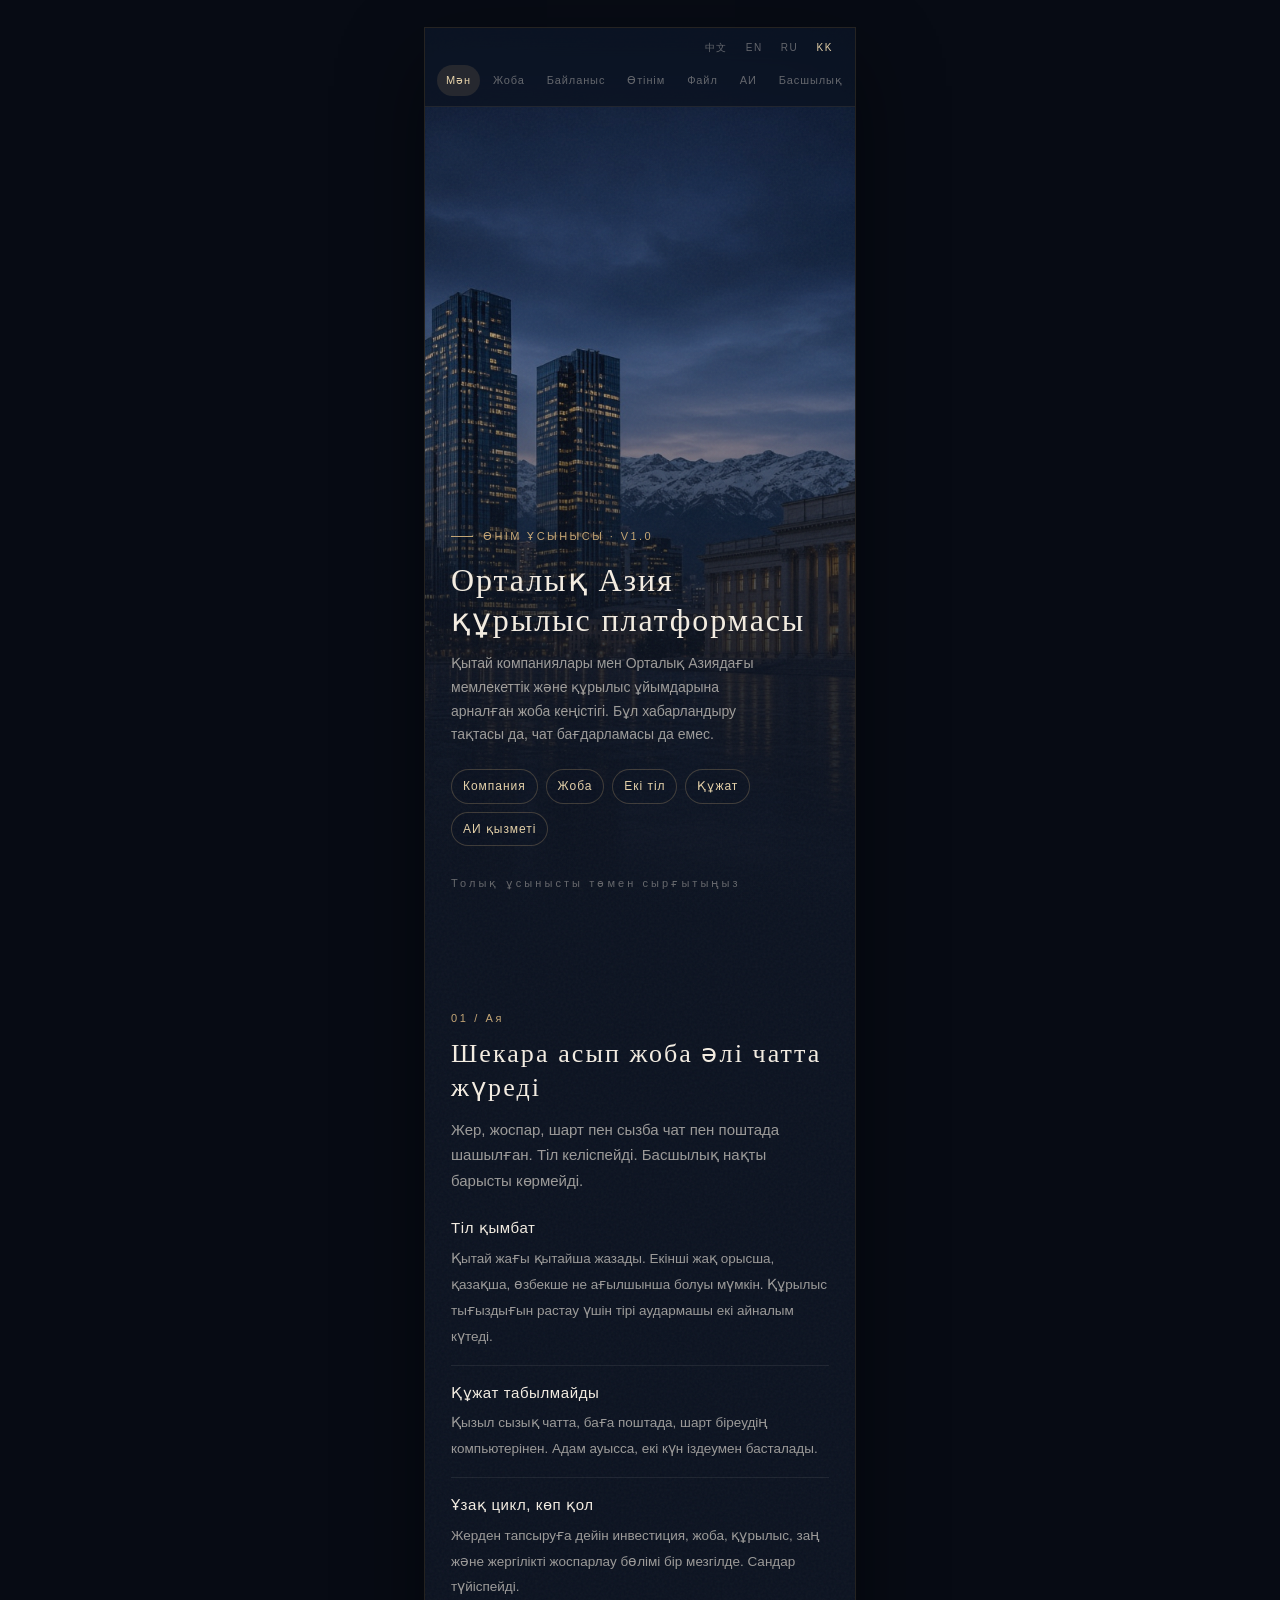
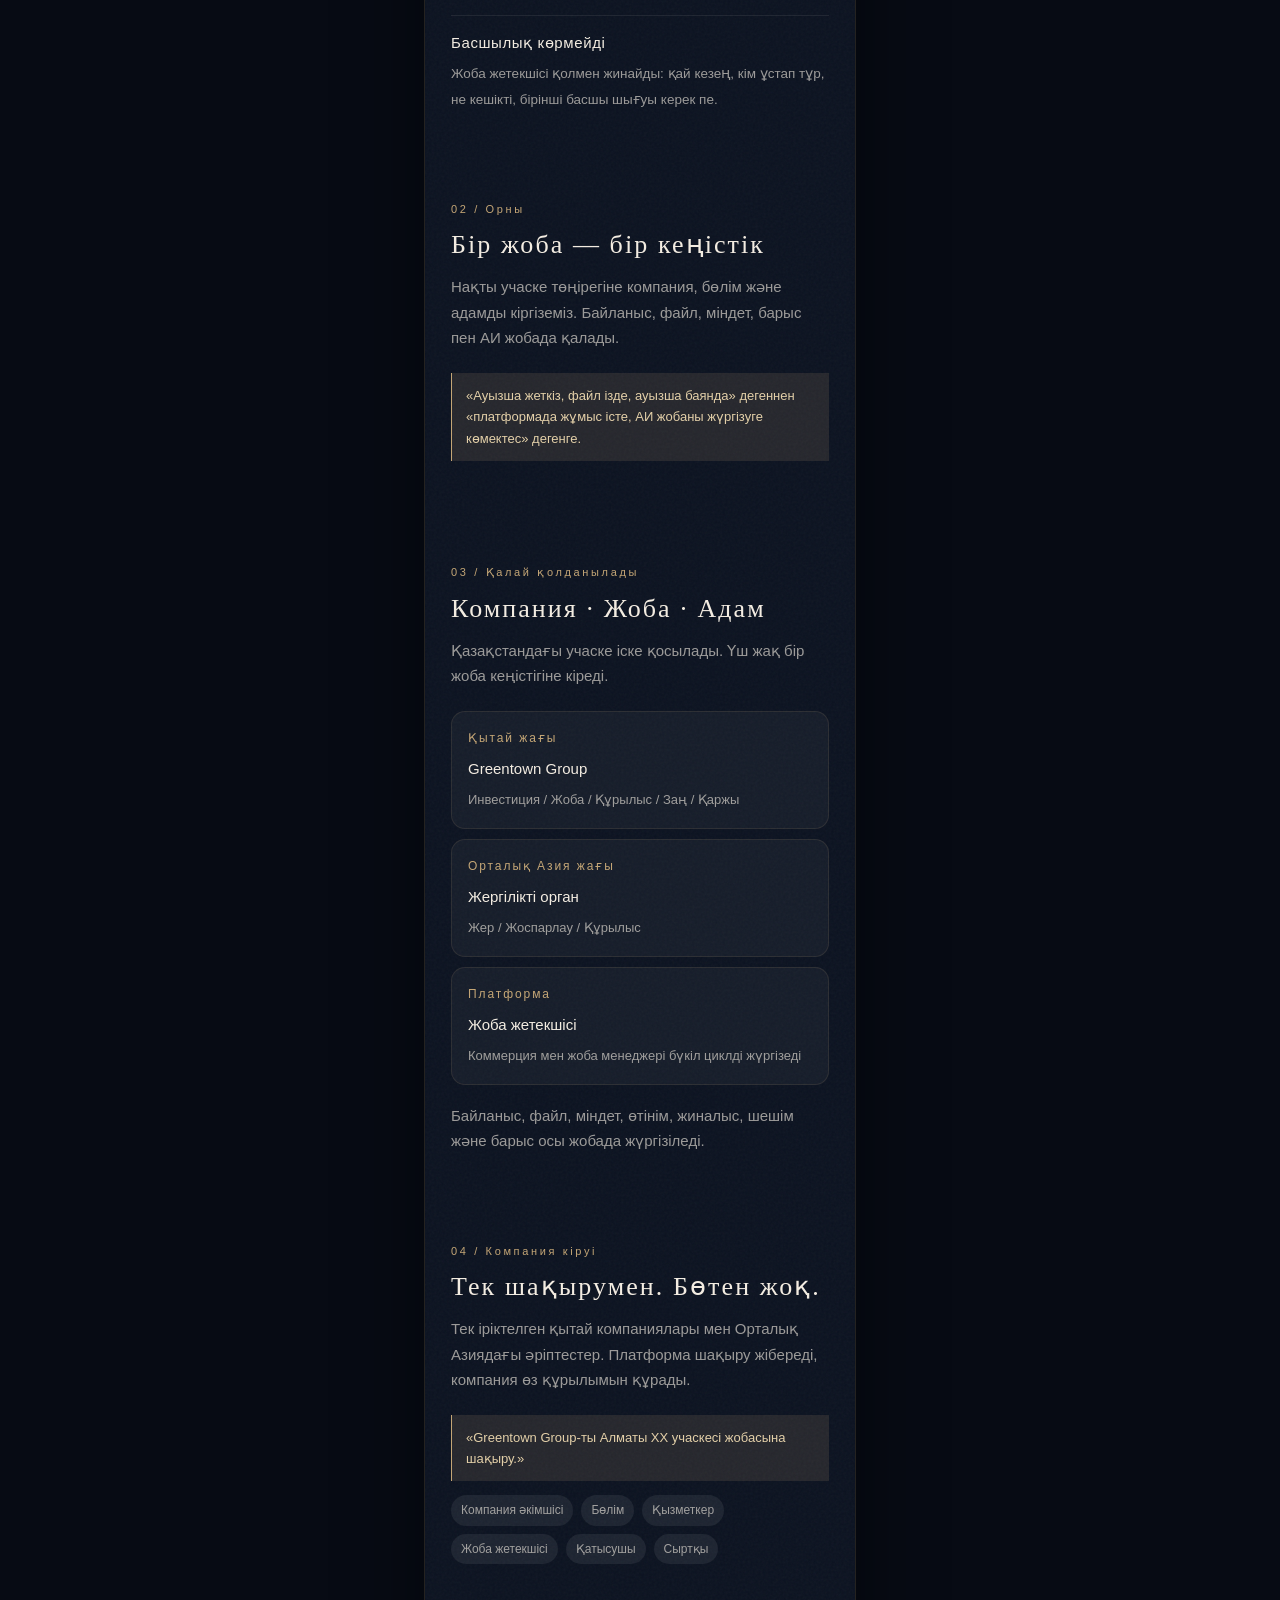
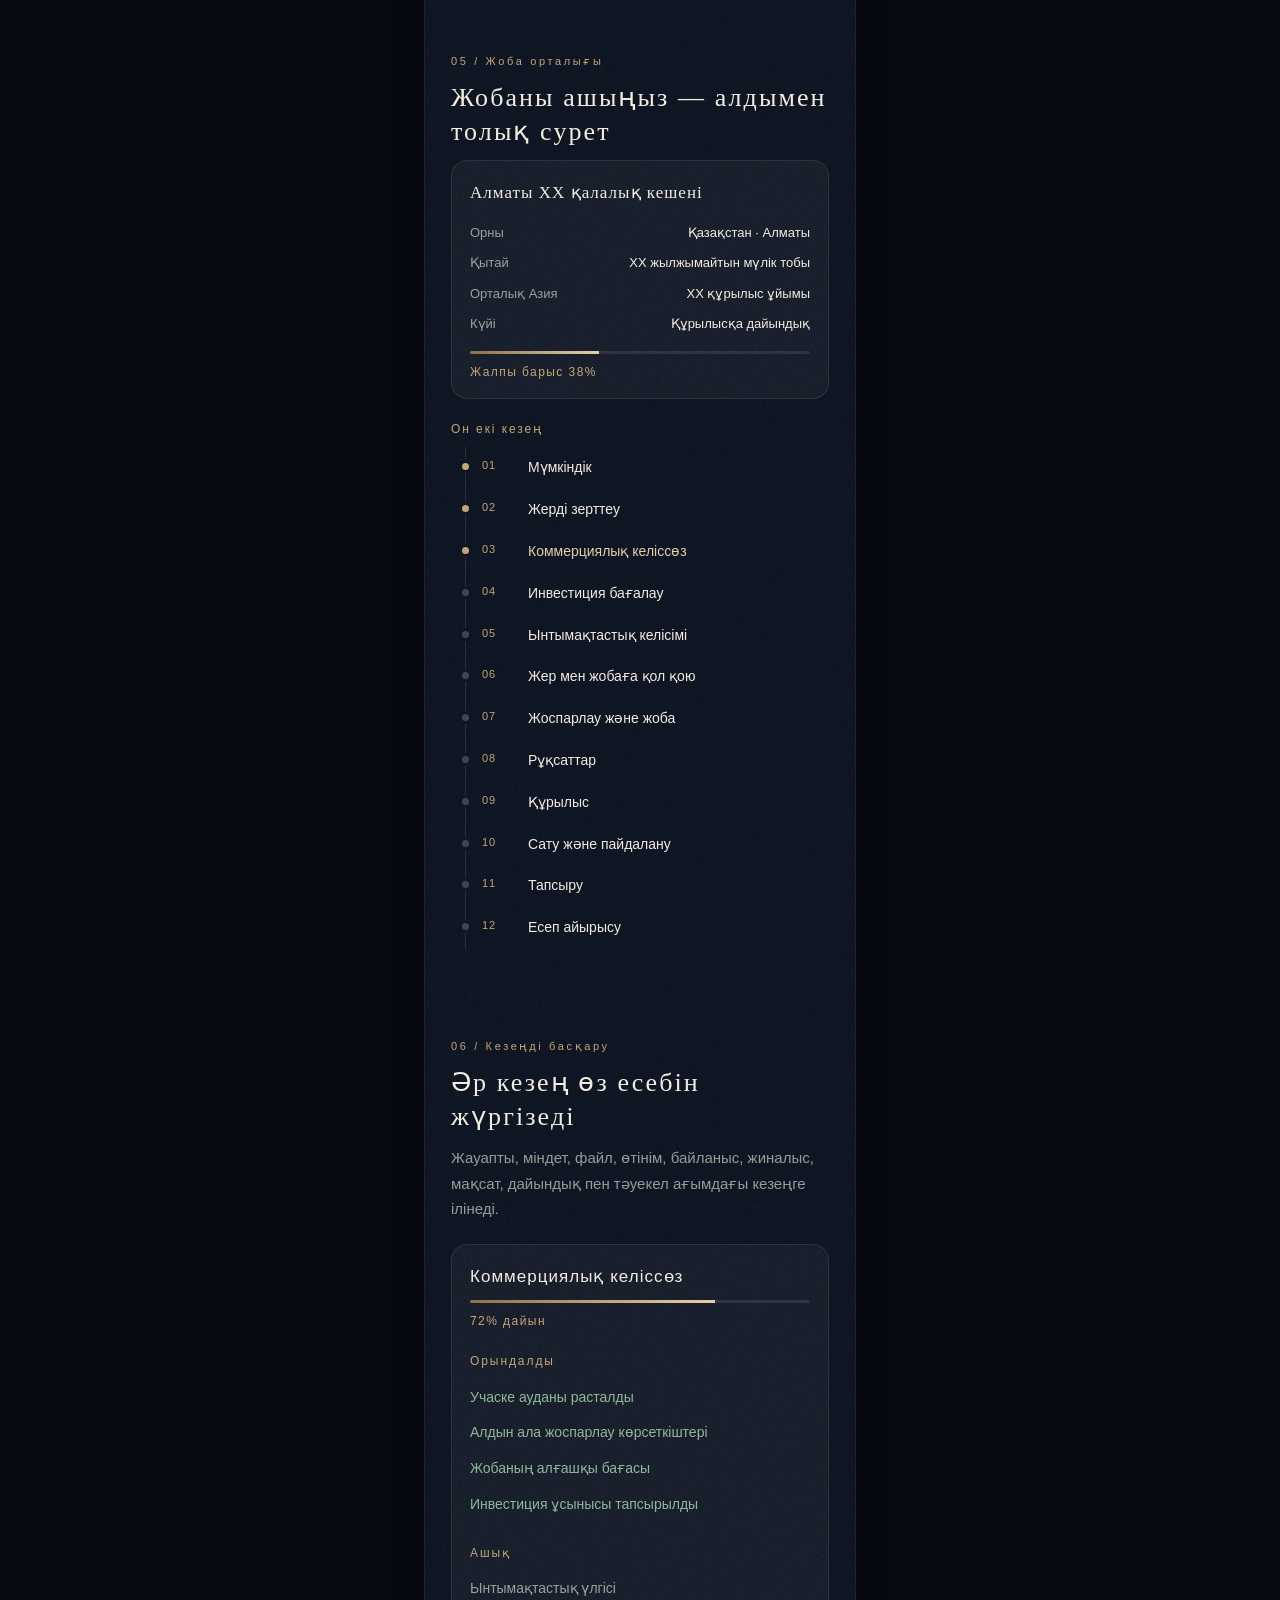
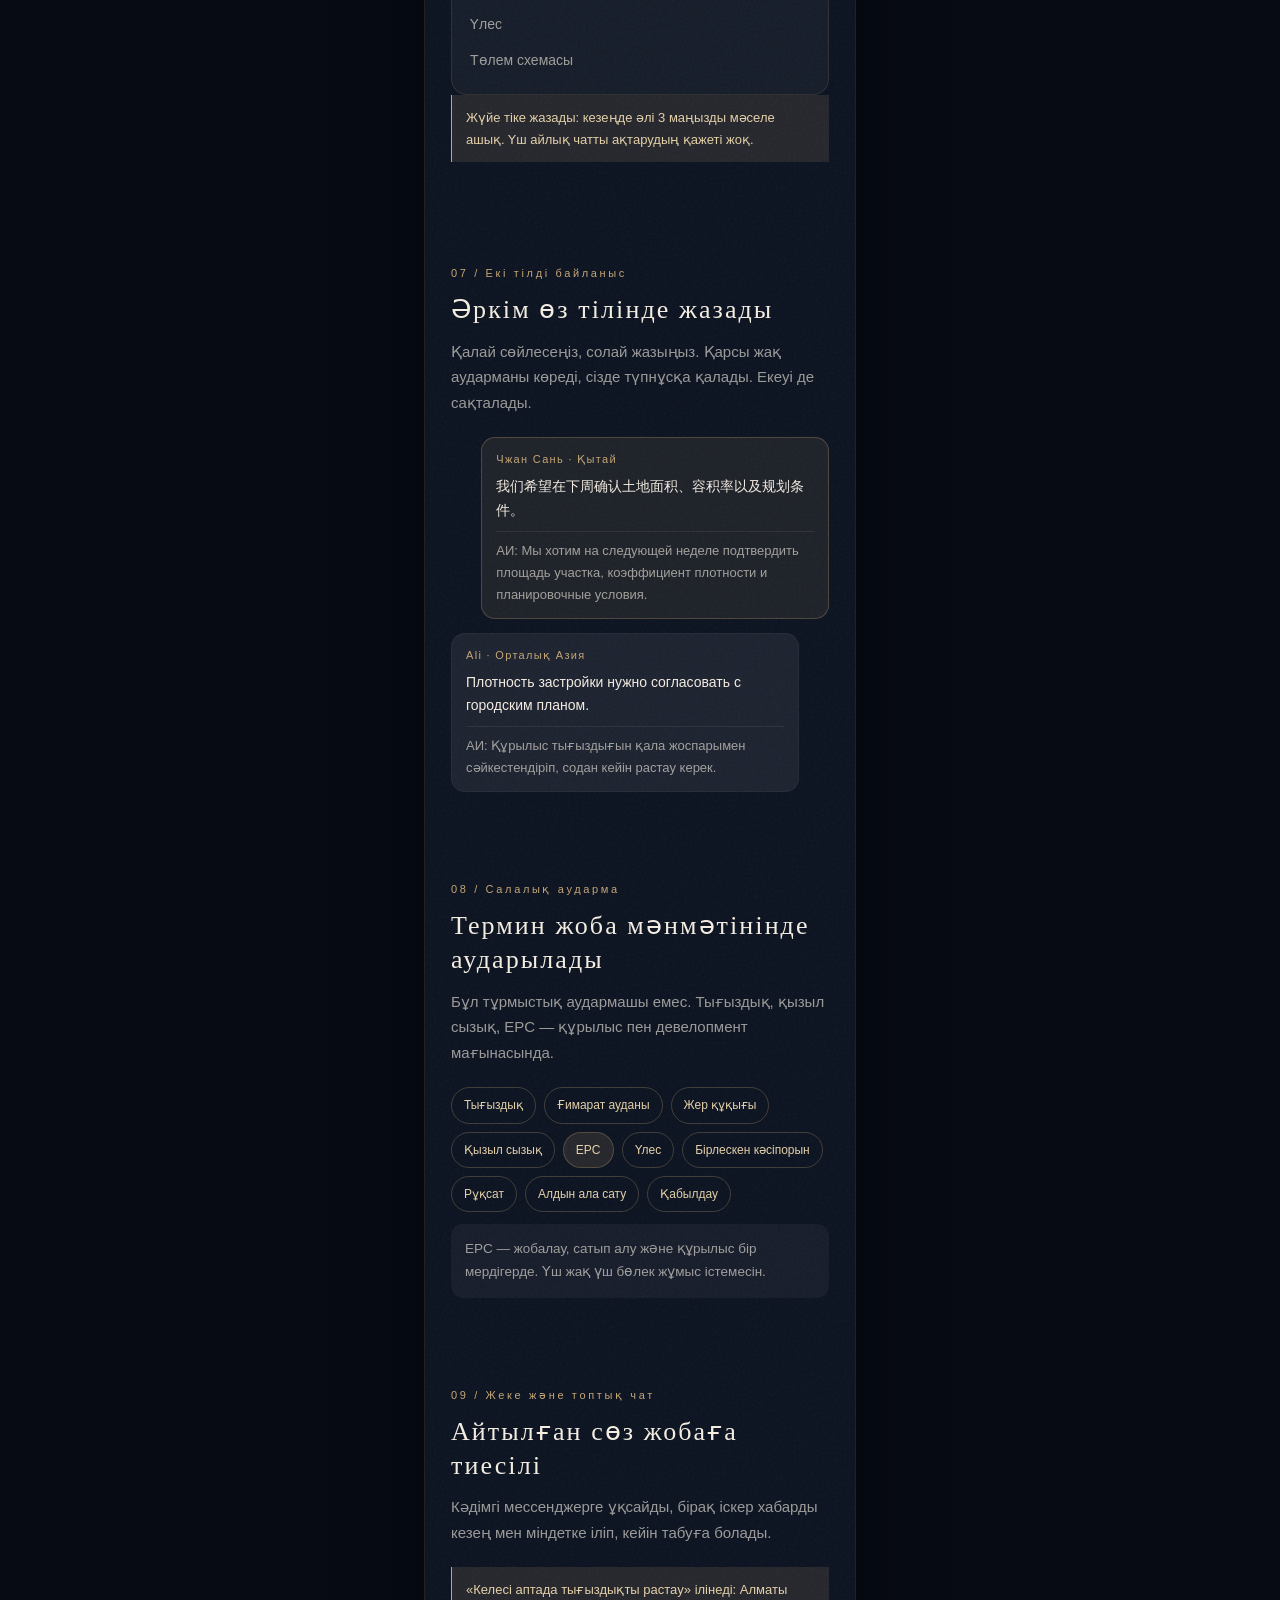
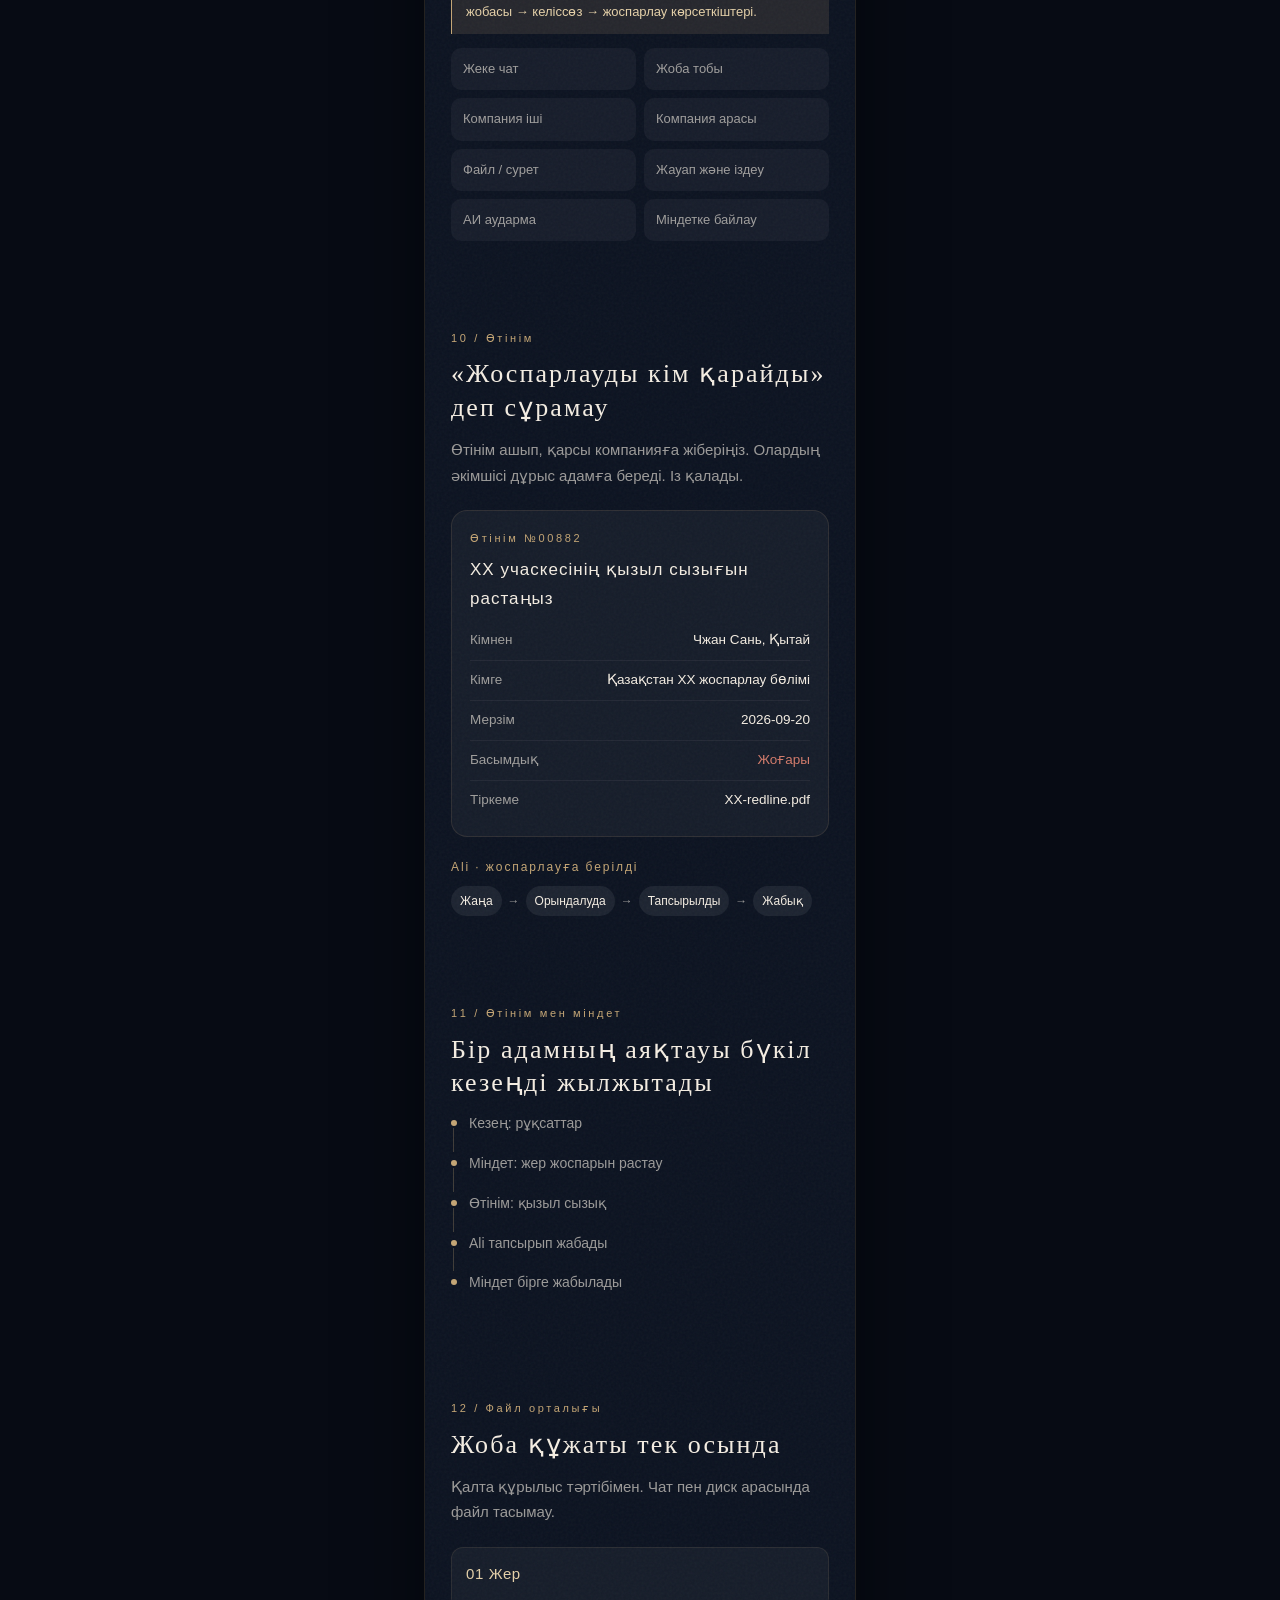
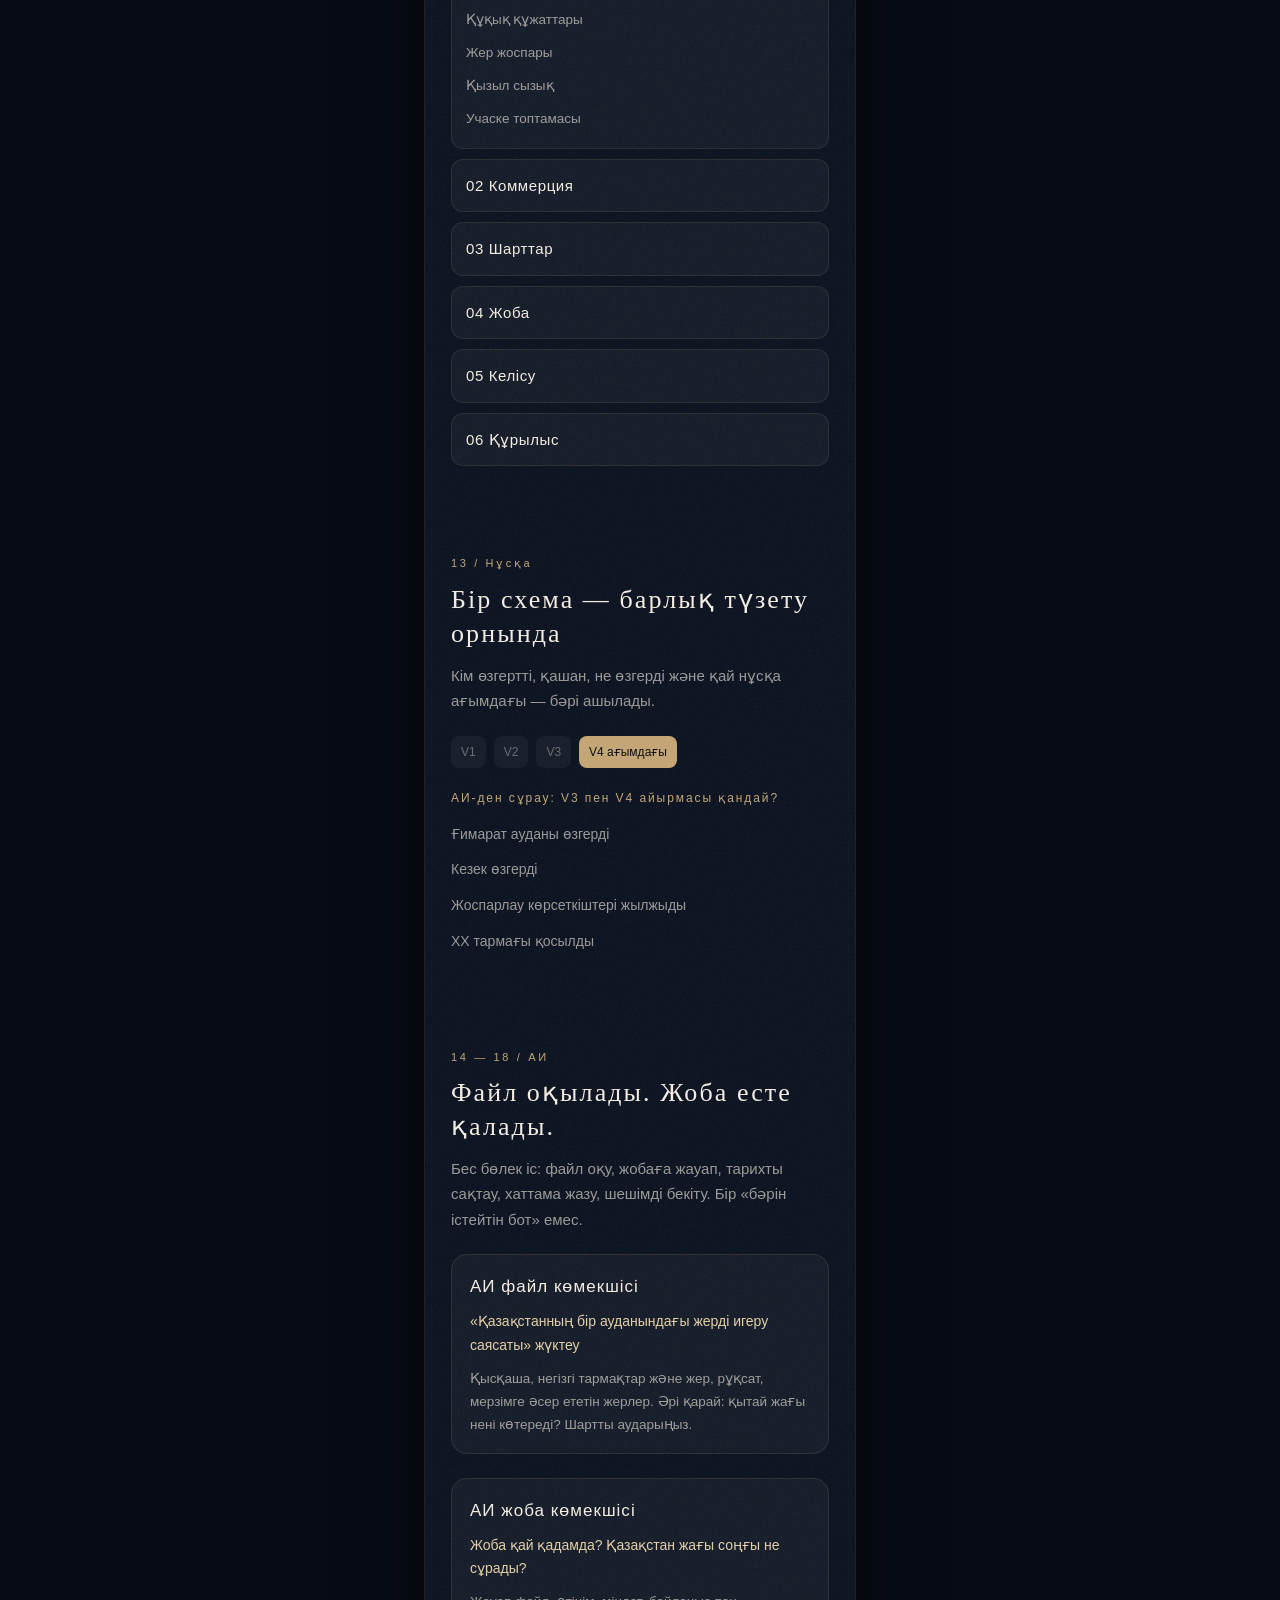
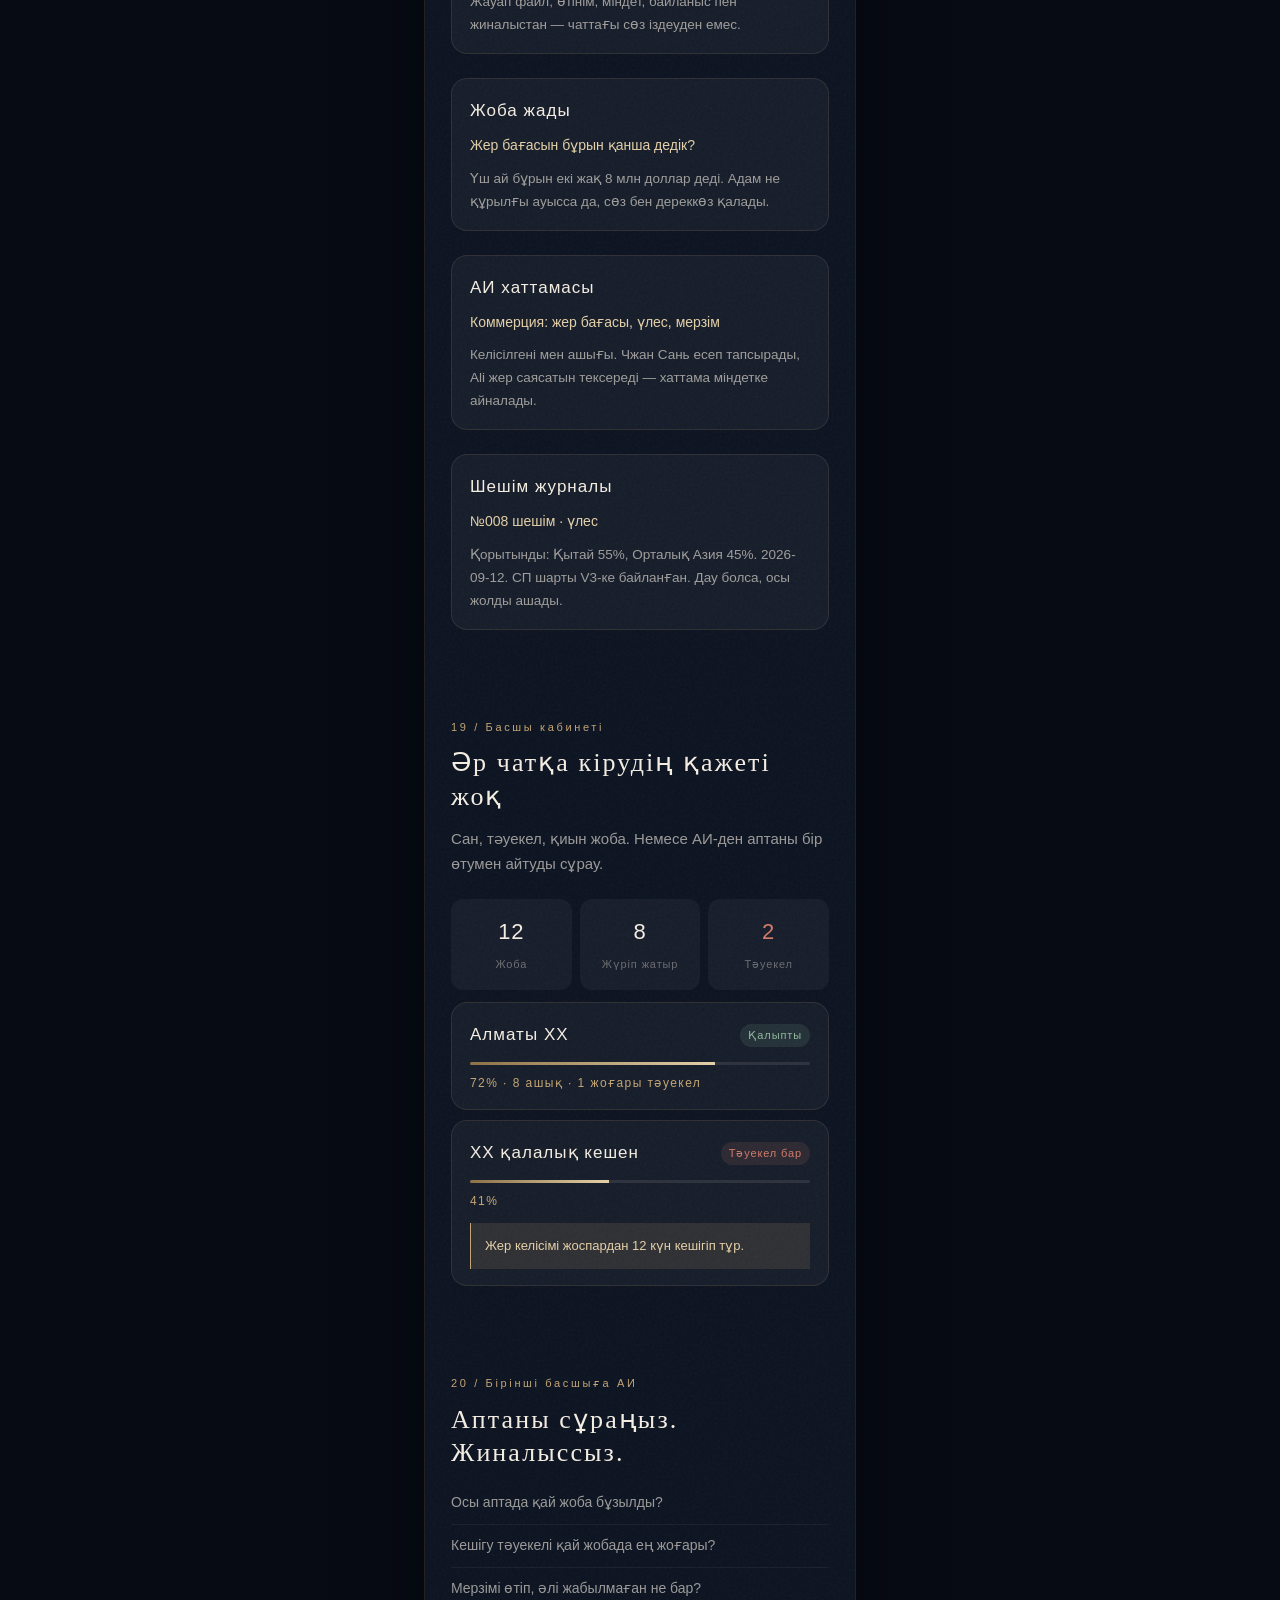
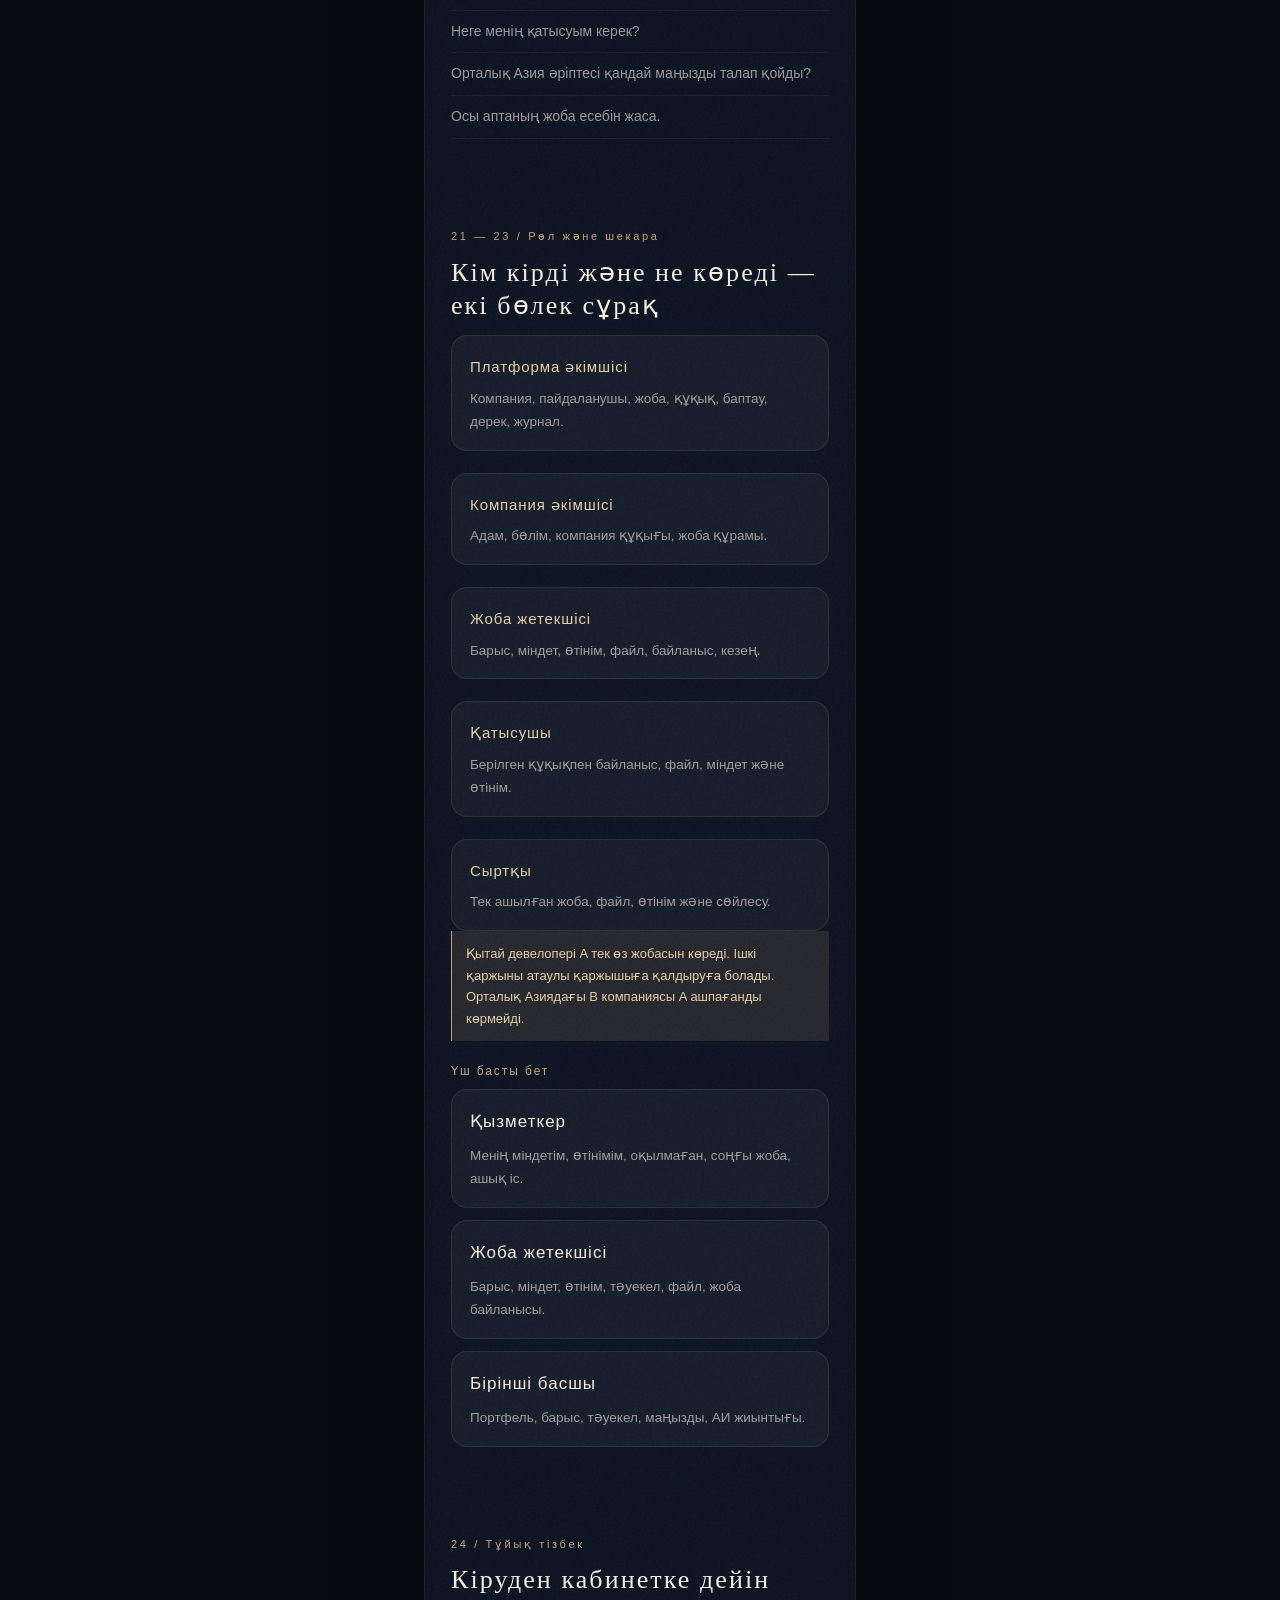
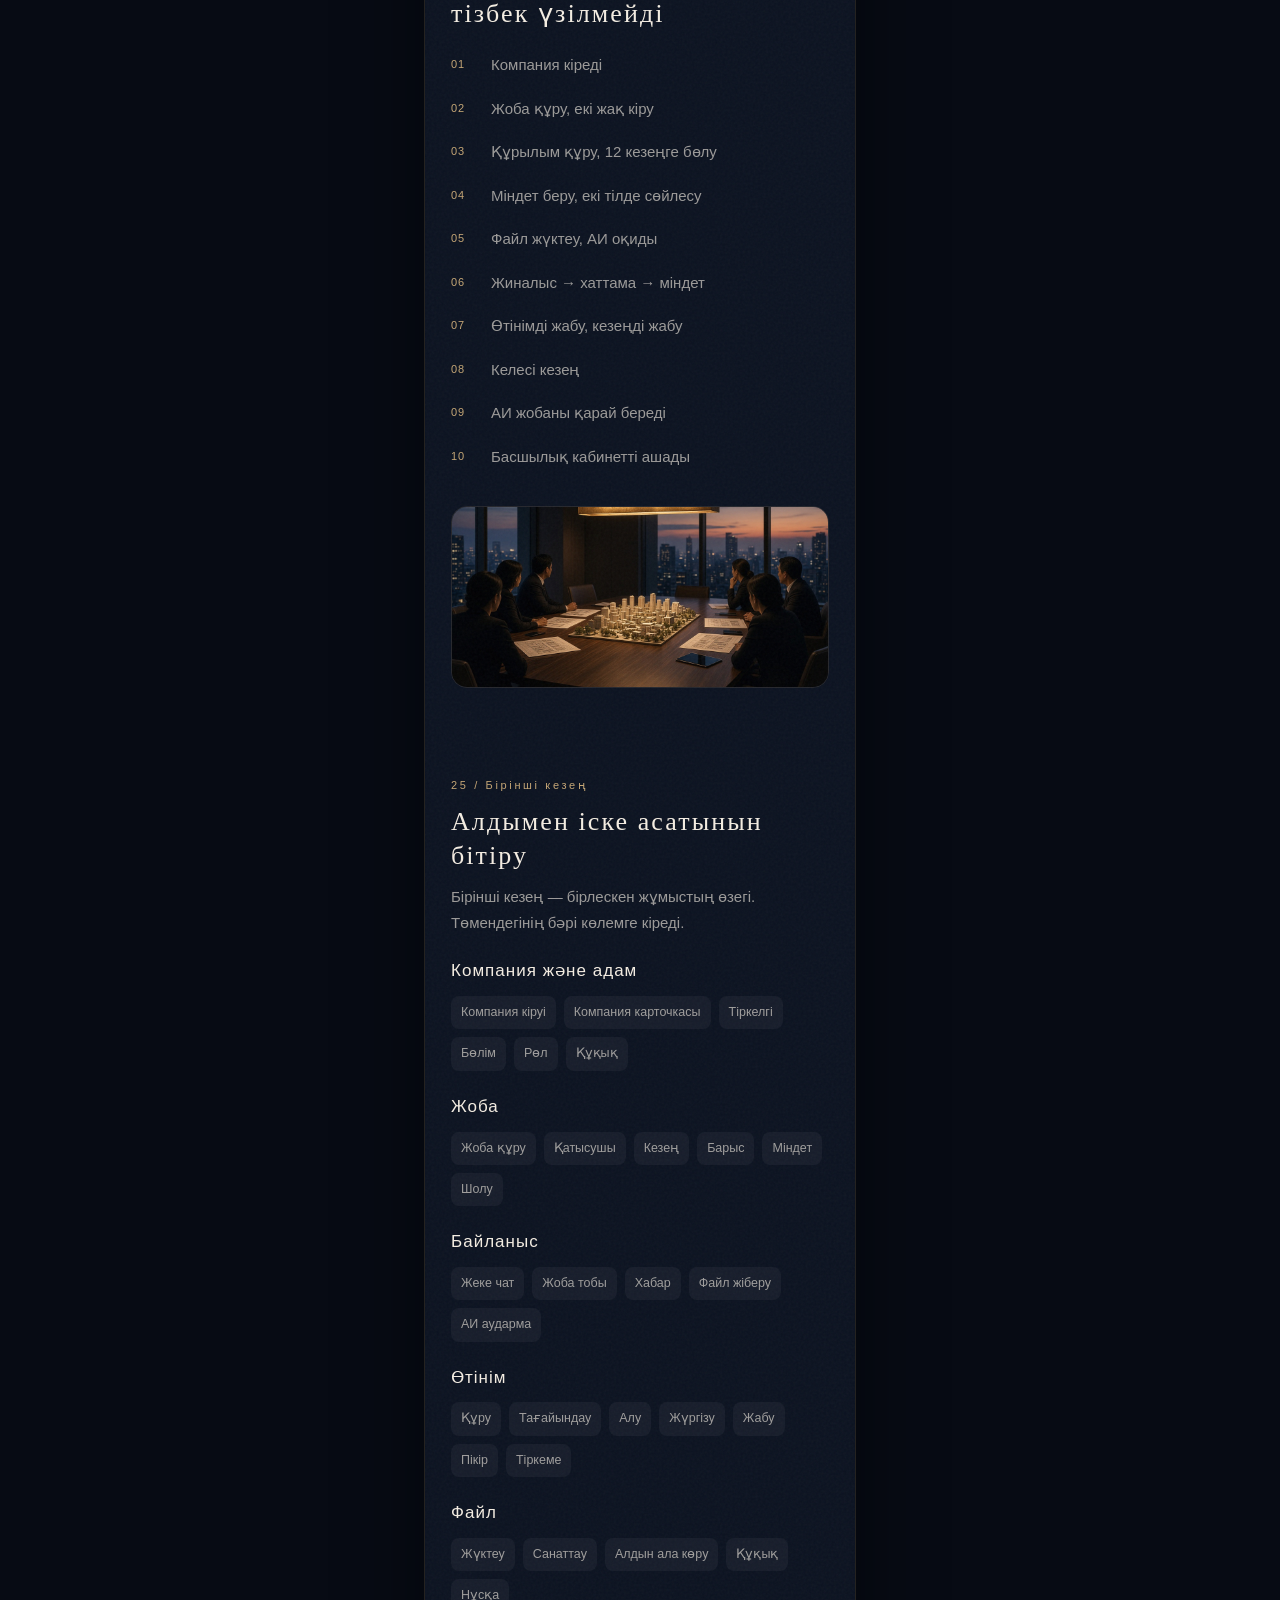
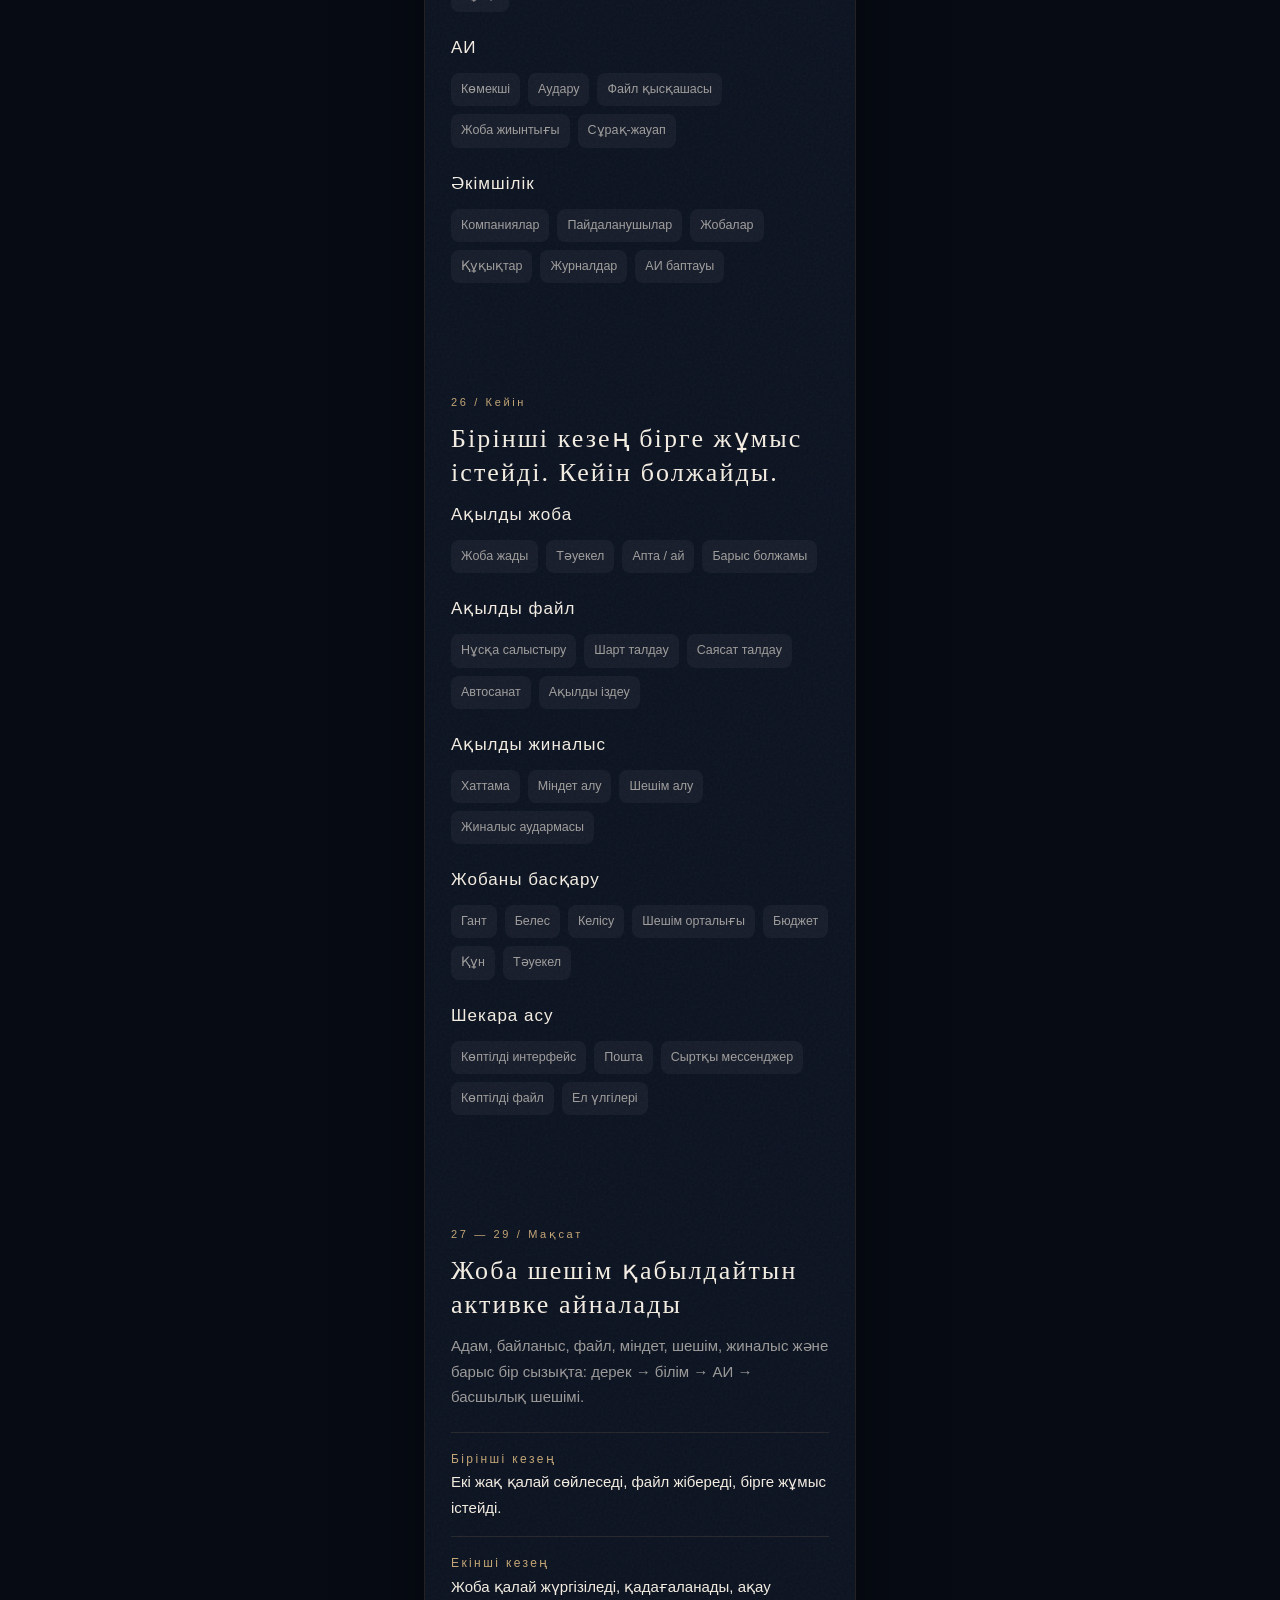
<file: kk.html>
<!DOCTYPE html>
<html lang="kk" data-lang="kk">
<head>
  <meta charset="UTF-8" />
  <meta name="viewport" content="width=device-width, initial-scale=1, viewport-fit=cover" />
  <meta name="format-detection" content="telephone=no" />
  <title>中亚跨境建设协同平台 · 产品方案</title>
  <link rel="stylesheet" href="./styles.css" />
</head>
<body>
  <div class="phone">
    <div class="sticky-head">
      <div class="langs" aria-label="Language">
        <a href="./index.html" data-go="zh">中文</a>
        <a href="./en.html" data-go="en">EN</a>
        <a href="./ru.html" data-go="ru">RU</a>
        <a href="./kk.html" data-go="kk">KK</a>
      </div>
      <nav class="nav" data-i18n-aria="nav.aria">
        <a href="#position" data-i18n="nav.position">定位</a>
        <a href="#project" data-i18n="nav.project">项目</a>
        <a href="#chat" data-i18n="nav.chat">沟通</a>
        <a href="#ticket" data-i18n="nav.ticket">工单</a>
        <a href="#files" data-i18n="nav.files">文件</a>
        <a href="#ai" data-i18n="nav.ai">AI</a>
        <a href="#exec" data-i18n="nav.exec">管理层</a>
        <a href="#phase1" data-i18n="nav.phase1">一期</a>
      </nav>
    </div>

    <header class="hero" id="top">
      <div class="hero-bg" aria-hidden="true"></div>
      <div class="hero-inner">
        <p class="kicker" data-i18n="hero.kicker">产品解决方案 · V1.0</p>
        <h1 class="serif" data-i18n-html="hero.title">中亚跨境建设<br />协同平台</h1>
        <p class="lead" data-i18n="hero.lead">给中国企业与中亚政府、建设机构用的项目空间。不是房产信息网，也不是聊天软件。</p>
        <div class="tags">
          <span class="tag" data-i18n="hero.tag1">企业协作</span>
          <span class="tag" data-i18n="hero.tag2">项目管理</span>
          <span class="tag" data-i18n="hero.tag3">双语沟通</span>
          <span class="tag" data-i18n="hero.tag4">文件管理</span>
          <span class="tag" data-i18n="hero.tag5">AI 智能服务</span>
        </div>
        <p class="scroll-hint" data-i18n="hero.scroll">下滑查看完整方案</p>
      </div>
    </header>

    <section id="position">
      <p class="idx" data-i18n="pain.idx">01 / 背景</p>
      <h2 class="serif" data-i18n="pain.h2">跨国项目还在靠微信推进</h2>
      <p class="one" data-i18n="pain.one">土地、规划、合同、图纸散落在聊天和邮箱里。语言对不上，老板也看不到真实进度。</p>
      <div class="pain-list">
        <div class="pain">
          <b data-i18n="pain.1t">语言成本高</b>
          <span data-i18n="pain.1d">中方说中文，对方可能是俄语、哈萨克语、乌兹别克语或英语。确认容积率，往往要等人工翻译来回两轮。</span>
        </div>
        <div class="pain">
          <b data-i18n="pain.2t">资料找不到</b>
          <span data-i18n="pain.2d">红线图在微信，报价在邮箱，合同在某台电脑。换人接手，先花两天翻记录。</span>
        </div>
        <div class="pain">
          <b data-i18n="pain.3t">周期长、人多</b>
          <span data-i18n="pain.3d">从拿地到交付，投资、设计、工程、法务、当地规划部门同时在场，信息对不齐。</span>
        </div>
        <div class="pain">
          <b data-i18n="pain.4t">管理层看不见</b>
          <span data-i18n="pain.4d">负责人要人工汇总：进行到哪一步、卡在谁、有没有延期、该不该老板出面。</span>
        </div>
      </div>
    </section>

    <section>
      <p class="idx" data-i18n="pos.idx">02 / 定位</p>
      <h2 class="serif" data-i18n="pos.h2">一个项目，一个空间</h2>
      <p class="one" data-i18n="pos.one">围绕具体地块，把企业、部门、人员接进来。沟通、文件、任务、进度和 AI，都停在项目里。</p>
      <p class="example" data-i18n="pos.ex">从「靠人传话、靠翻文件、靠口头汇报」，变成「平台上协作，AI 帮着管」。</p>
    </section>

    <section>
      <p class="idx" data-i18n="org.idx">03 / 怎么用</p>
      <h2 class="serif" data-i18n="org.h2">企业 · 项目 · 人员</h2>
      <p class="one" data-i18n="org.one">哈萨克斯坦一块地正式启动，三方进入同一个项目空间。</p>
      <div class="org">
        <div class="org-col">
          <div class="who" data-i18n="org.cn">中国方</div>
          <strong data-i18n="org.greentown">绿城集团</strong>
          <p data-i18n="org.cndeps">投资 / 设计 / 工程 / 法务 / 财务</p>
        </div>
        <div class="org-col">
          <div class="who" data-i18n="org.ca">中亚方</div>
          <strong data-i18n="org.gov">当地政府部门</strong>
          <p data-i18n="org.cadeps">土地 / 规划 / 建设</p>
        </div>
        <div class="org-col">
          <div class="who" data-i18n="org.pl">平台方</div>
          <strong data-i18n="org.pm">项目负责人</strong>
          <p data-i18n="org.pld">商务、项目经理跟进全程</p>
        </div>
      </div>
      <p class="one" style="margin:18px 0 0" data-i18n="org.foot">沟通、文件、任务、工单、会议、决策、进度，都在这个项目里管。</p>
    </section>

    <section>
      <p class="idx" data-i18n="inv.idx">04 / 企业入驻</p>
      <h2 class="serif" data-i18n="inv.h2">邀请制，不开放陌生人</h2>
      <p class="one" data-i18n="inv.one">只服务筛过的中国企业与中亚合作机构。平台发出邀请，企业再搭自己的组织。</p>
      <p class="example" data-i18n="inv.ex">「邀请绿城集团加入阿拉木图 XX 地块开发项目。」</p>
      <div class="chips">
        <span class="chip" data-i18n="inv.c1">企业管理员</span>
        <span class="chip" data-i18n="inv.c2">部门</span>
        <span class="chip" data-i18n="inv.c3">员工</span>
        <span class="chip" data-i18n="inv.c4">项目负责人</span>
        <span class="chip" data-i18n="inv.c5">普通成员</span>
        <span class="chip" data-i18n="inv.c6">外部协作</span>
      </div>
    </section>

    <section id="project">
      <p class="idx" data-i18n="proj.idx">05 / 项目中心</p>
      <h2 class="serif" data-i18n="proj.h2">打开项目，先看全貌</h2>
      <article class="card project-card">
        <h3 class="serif" data-i18n="proj.name">阿拉木图 XX 城市综合体</h3>
        <div class="meta">
          <div><span data-i18n="proj.locL">所在地</span> <em data-i18n="proj.locV">哈萨克斯坦 · 阿拉木图</em></div>
          <div><span data-i18n="proj.cnL">中国方</span> <em data-i18n="proj.cnV">XX 房地产集团</em></div>
          <div><span data-i18n="proj.caL">中亚方</span> <em data-i18n="proj.caV">XX 建设机构</em></div>
          <div><span data-i18n="proj.stL">状态</span> <em data-i18n="proj.stV">建设准备阶段</em></div>
        </div>
        <div class="bar" aria-hidden="true"><i></i></div>
        <p class="pct" data-i18n="proj.pct">总体进度 38%</p>
      </article>

      <p class="subhead" data-i18n="proj.stages">十二个阶段</p>
      <ol class="stages">
        <li class="done"><span class="num">01</span><span class="name" data-i18n="s01">项目机会</span></li>
        <li class="done"><span class="num">02</span><span class="name" data-i18n="s02">土地考察</span></li>
        <li class="now"><span class="num">03</span><span class="name" data-i18n="s03">商务洽谈</span></li>
        <li><span class="num">04</span><span class="name" data-i18n="s04">投资评估</span></li>
        <li><span class="num">05</span><span class="name" data-i18n="s05">合作协议</span></li>
        <li><span class="num">06</span><span class="name" data-i18n="s06">土地及项目签约</span></li>
        <li><span class="num">07</span><span class="name" data-i18n="s07">规划设计</span></li>
        <li><span class="num">08</span><span class="name" data-i18n="s08">审批报建</span></li>
        <li><span class="num">09</span><span class="name" data-i18n="s09">工程建设</span></li>
        <li><span class="num">10</span><span class="name" data-i18n="s10">销售运营</span></li>
        <li><span class="num">11</span><span class="name" data-i18n="s11">项目交付</span></li>
        <li><span class="num">12</span><span class="name" data-i18n="s12">项目结算</span></li>
      </ol>
    </section>

    <section>
      <p class="idx" data-i18n="stg.idx">06 / 阶段管理</p>
      <h2 class="serif" data-i18n="stg.h2">每个阶段自己算账</h2>
      <p class="one" data-i18n="stg.one">负责人、任务、文件、工单、沟通、会议、目标、完成度、风险，都挂在当前阶段上。</p>
      <article class="card">
        <h3 data-i18n="stg.name">商务洽谈</h3>
        <div class="bar w72" aria-hidden="true"><i></i></div>
        <p class="pct" data-i18n="stg.pct">当前完成度 72%</p>
        <p class="subhead" data-i18n="stg.done">已完成</p>
        <ul class="check">
          <li data-i18n="stg.d1">土地面积确认</li>
          <li data-i18n="stg.d2">初步规划指标确认</li>
          <li data-i18n="stg.d3">项目初步报价</li>
          <li data-i18n="stg.d4">投资方案提交</li>
        </ul>
        <p class="subhead" data-i18n="stg.todo">待完成</p>
        <ul class="todo">
          <li data-i18n="stg.t1">合作模式确认</li>
          <li data-i18n="stg.t2">投资比例确认</li>
          <li data-i18n="stg.t3">付款方案确认</li>
        </ul>
      </article>
      <p class="example" data-i18n="stg.ex">系统直接写：当前阶段还有 3 项重要事项未完成。不用翻三个月聊天记录。</p>
    </section>

    <section id="chat">
      <p class="idx" data-i18n="chat.idx">07 / 双语沟通</p>
      <h2 class="serif" data-i18n="chat.h2">各说各话，平台对着译</h2>
      <p class="one" data-i18n="chat.one">用自己的语言写。对方看到译文，自己仍留着原文。原文和译文一起存档，以后能追。</p>
      <div class="chat">
        <div class="bubble right">
          <div class="from" data-i18n="chat.fromCn">张三 · 中国方</div>
          <p class="src" data-i18n="chat.srcCn">我们希望在下周确认土地面积、容积率以及规划条件。</p>
          <p class="tr" data-i18n="chat.trRu">AI 译：Мы хотим на следующей неделе подтвердить площадь участка, коэффициент плотности и планировочные условия.</p>
        </div>
        <div class="bubble">
          <div class="from" data-i18n="chat.fromAli">Ali · 中亚方</div>
          <p class="src" data-i18n="chat.srcRu">Плотность застройки нужно согласовать с городским планом.</p>
          <p class="tr" data-i18n="chat.trCn">AI 译：容积率需要与城市规划对齐后再确认。</p>
        </div>
      </div>
    </section>

    <section>
      <p class="idx" data-i18n="term.idx">08 / 专业翻译</p>
      <h2 class="serif" data-i18n="term.h2">按项目上下文译术语</h2>
      <p class="one" data-i18n="term.one">不是通用翻译。容积率、规划红线、EPC，按房地产和工程含义来。</p>
      <div class="terms">
        <button class="term" type="button" data-term="far" data-i18n="term.far">容积率</button>
        <button class="term" type="button" data-term="area" data-i18n="term.area">建筑面积</button>
        <button class="term" type="button" data-term="land" data-i18n="term.land">土地使用权</button>
        <button class="term" type="button" data-term="red" data-i18n="term.red">规划红线</button>
        <button class="term on" type="button" data-term="epc" data-i18n="term.epc">EPC</button>
        <button class="term" type="button" data-term="share" data-i18n="term.share">投资比例</button>
        <button class="term" type="button" data-term="jv" data-i18n="term.jv">股权合作</button>
        <button class="term" type="button" data-term="permit" data-i18n="term.permit">项目审批</button>
        <button class="term" type="button" data-term="presale" data-i18n="term.presale">预售</button>
        <button class="term" type="button" data-term="accept" data-i18n="term.accept">竣工验收</button>
      </div>
      <div class="term-note show" id="term-note" data-i18n="note.epc">EPC 是工程总承包：设计、采购、施工由一方统筹，避免三家各干各的对不上。</div>
    </section>

    <section>
      <p class="idx" data-i18n="pm.idx">09 / 私聊与群聊</p>
      <h2 class="serif" data-i18n="pm.h2">聊完的内容，属于项目</h2>
      <p class="one" data-i18n="pm.one">体验接近常用通讯软件，但一条商务消息可以挂到具体阶段和任务上，过后搜得到。</p>
      <p class="example" data-i18n="pm.ex">「下周确认容积率」这条，挂到：阿拉木图项目 → 商务洽谈 → 规划指标确认。</p>
      <div class="feat">
        <span data-i18n="pm.f1">一对一私聊</span>
        <span data-i18n="pm.f2">项目群聊</span>
        <span data-i18n="pm.f3">企业内部沟通</span>
        <span data-i18n="pm.f4">跨企业沟通</span>
        <span data-i18n="pm.f5">文件 / 图片</span>
        <span data-i18n="pm.f6">回复与搜索</span>
        <span data-i18n="pm.f7">AI 翻译</span>
        <span data-i18n="pm.f8">消息关联任务</span>
      </div>
    </section>

    <section id="ticket">
      <p class="idx" data-i18n="tic.idx">10 / 工单协作</p>
      <h2 class="serif" data-i18n="tic.h2">不用问「规划该找谁」</h2>
      <p class="one" data-i18n="tic.one">直接建工单，丢给对方企业。管理员派给对的人，全程留痕。</p>
      <article class="card ticket">
        <p class="idx" data-i18n="tic.id">工单 #00882</p>
        <h3 style="margin-top:8px" data-i18n="tic.title">请确认 XX 地块规划红线图</h3>
        <div class="row"><span data-i18n="tic.aL">发起人</span><b data-i18n="tic.aV">中国方 张三</b></div>
        <div class="row"><span data-i18n="tic.bL">目标企业</span><b data-i18n="tic.bV">哈方 XX 规划部门</b></div>
        <div class="row"><span data-i18n="tic.cL">截止</span><b>2026-09-20</b></div>
        <div class="row"><span data-i18n="tic.dL">优先级</span><b class="pri" data-i18n="tic.dV">高</b></div>
        <div class="row"><span data-i18n="tic.eL">附件</span><b data-i18n="tic.eV">XX地块规划图.pdf</b></div>
      </article>
      <p class="subhead" data-i18n="tic.assign">派给 Ali · 规划部门</p>
      <p class="flow">
        <i data-i18n="tic.s1">待处理</i> → <i data-i18n="tic.s2">处理中</i> → <i data-i18n="tic.s3">已提交</i> → <i data-i18n="tic.s4">已完成</i>
      </p>
    </section>

    <section>
      <p class="idx" data-i18n="lk.idx">11 / 工单连上任务</p>
      <h2 class="serif" data-i18n="lk.h2">一个人的完成，推进整个阶段</h2>
      <ol class="chain">
        <li data-i18n="lk.1">项目阶段：审批报建</li>
        <li data-i18n="lk.2">任务：完成土地规划确认</li>
        <li data-i18n="lk.3">工单：确认规划红线图</li>
        <li data-i18n="lk.4">Ali 提交并完成</li>
        <li data-i18n="lk.5">对应任务自动完成</li>
      </ol>
    </section>

    <section id="files">
      <p class="idx" data-i18n="fil.idx">12 / 文件中心</p>
      <h2 class="serif" data-i18n="fil.h2">项目资料只放这一处</h2>
      <p class="one" data-i18n="fil.one">按建设流程分夹，不再在微信和网盘之间倒手。</p>
      <div class="folders">
        <details class="folder" open>
          <summary data-i18n="fil.1">01 土地资料</summary>
          <ul>
            <li data-i18n="fil.1a">土地证明</li>
            <li data-i18n="fil.1b">土地规划</li>
            <li data-i18n="fil.1c">红线图</li>
            <li data-i18n="fil.1d">地块资料</li>
          </ul>
        </details>
        <details class="folder">
          <summary data-i18n="fil.2">02 商务资料</summary>
          <ul>
            <li data-i18n="fil.2a">项目报价</li>
            <li data-i18n="fil.2b">投资方案</li>
            <li data-i18n="fil.2c">商业计划书</li>
          </ul>
        </details>
        <details class="folder">
          <summary data-i18n="fil.3">03 合同资料</summary>
          <ul>
            <li data-i18n="fil.3a">合作意向书</li>
            <li data-i18n="fil.3b">MOU</li>
            <li data-i18n="fil.3c">JV 协议</li>
            <li data-i18n="fil.3d">正式合同</li>
          </ul>
        </details>
        <details class="folder">
          <summary data-i18n="fil.4">04 设计资料</summary>
          <ul>
            <li data-i18n="fil.4a">规划方案</li>
            <li data-i18n="fil.4b">建筑设计</li>
            <li data-i18n="fil.4c">效果图</li>
            <li data-i18n="fil.4d">工程图纸</li>
          </ul>
        </details>
        <details class="folder">
          <summary data-i18n="fil.5">05 政府审批</summary>
          <ul>
            <li data-i18n="fil.5a">政府文件</li>
            <li data-i18n="fil.5b">审批文件</li>
            <li data-i18n="fil.5c">政策文件</li>
          </ul>
        </details>
        <details class="folder">
          <summary data-i18n="fil.6">06 工程建设</summary>
          <ul>
            <li data-i18n="fil.6a">工程进度</li>
            <li data-i18n="fil.6b">施工资料</li>
            <li data-i18n="fil.6c">验收资料</li>
          </ul>
        </details>
      </div>
    </section>

    <section>
      <p class="idx" data-i18n="ver.idx">13 / 版本管理</p>
      <h2 class="serif" data-i18n="ver.h2">同一份方案，改过几次都记得</h2>
      <p class="one" data-i18n="ver.one">谁改的、何时改的、改了什么、现在用哪一版，都能打开看。</p>
      <div class="ver">
        <span>V1</span>
        <span>V2</span>
        <span>V3</span>
        <span class="cur" data-i18n="ver.cur">V4 当前</span>
      </div>
      <p class="subhead" data-i18n="ver.ask">问 AI：V3 和 V4 有哪些变化？</p>
      <ul class="todo">
        <li data-i18n="ver.c1">建筑面积发生变化</li>
        <li data-i18n="ver.c2">项目分期发生调整</li>
        <li data-i18n="ver.c3">地块规划指标有改动</li>
        <li data-i18n="ver.c4">新增 XX 条款</li>
      </ul>
    </section>

    <section id="ai">
      <p class="idx" data-i18n="ai.idx">14 — 18 / AI 能力</p>
      <h2 class="serif" data-i18n="ai.h2">文件会读，项目会记</h2>
      <p class="one" data-i18n="ai.one">五件事分开做：读文件、答项目、记历史、写纪要、留决策。不混成一个「万能机器人」。</p>
      <div class="ai-grid">
        <article class="card ai-card">
          <h3 data-i18n="ai.f.h">AI 文件助手</h3>
          <q data-i18n="ai.f.q">上传《哈萨克斯坦某地区土地开发政策》</q>
          <p data-i18n="ai.f.p">自动出摘要、关键条款，并标出会影响土地开发、审批和建设周期的段落。可接着问：中国方承担哪些责任？把合同译成中文。</p>
        </article>
        <article class="card ai-card">
          <h3 data-i18n="ai.p.h">AI 项目助手</h3>
          <q data-i18n="ai.p.q">这个项目目前进行到哪一步？哈方最近提出了哪些要求？</q>
          <p data-i18n="ai.p.p">综合文件、工单、任务、沟通和会议来答，而不是只搜聊天关键词。</p>
        </article>
        <article class="card ai-card">
          <h3 data-i18n="ai.m.h">AI 项目记忆</h3>
          <q data-i18n="ai.m.q">之前土地价格谈到多少？</q>
          <p data-i18n="ai.m.p">三个月前双方口头定过 800 万美元。换人、换设备之后，仍能回到原话和出处。</p>
        </article>
        <article class="card ai-card">
          <h3 data-i18n="ai.n.h">AI 会议纪要</h3>
          <q data-i18n="ai.n.q">商务会：土地价格、投资比例、建设周期</q>
          <p data-i18n="ai.n.p">写出共识与未决。张三去交投资测算，Ali 去确认当地土地政策——纪要可直接变成任务。</p>
        </article>
        <article class="card ai-card">
          <h3 data-i18n="ai.d.h">项目决策记录</h3>
          <q data-i18n="ai.d.q">决策 #008 · 双方投资比例</q>
          <p data-i18n="ai.d.p">最终：中国方 55%，中亚方 45%。时间 2026-09-12，挂《投资合作协议 V3》。以后有争议，先打开这一条。</p>
        </article>
      </div>
    </section>

    <section id="exec">
      <p class="idx" data-i18n="ex.idx">19 / 老板驾驶舱</p>
      <h2 class="serif" data-i18n="ex.h2">不用进每一个群</h2>
      <p class="one" data-i18n="ex.one">看总数、看风险、点进出问题的项目。也可以让 AI 把本周项目说一遍。</p>
      <div class="dash-top">
        <div class="stat"><b>12</b><span data-i18n="ex.n1">项目</span></div>
        <div class="stat"><b>8</b><span data-i18n="ex.n2">进行中</span></div>
        <div class="stat risk"><b>2</b><span data-i18n="ex.n3">有风险</span></div>
      </div>
      <article class="card proj-mini">
        <div style="display:flex;justify-content:space-between;align-items:center;gap:8px">
          <h3 style="margin:0" data-i18n="ex.p1">阿拉木图 XX 项目</h3>
          <span class="badge ok" data-i18n="ex.ok">正常</span>
        </div>
        <div class="bar" style="margin-top:12px" aria-hidden="true"><i style="width:72%"></i></div>
        <p class="pct" data-i18n="ex.p1s">进度 72% · 待处理 8 · 高风险 1</p>
      </article>
      <article class="card proj-mini">
        <div style="display:flex;justify-content:space-between;align-items:center;gap:8px">
          <h3 style="margin:0" data-i18n="ex.p2">XX 城市综合体</h3>
          <span class="badge warn" data-i18n="ex.risk">存在风险</span>
        </div>
        <div class="bar w41" style="margin-top:12px" aria-hidden="true"><i></i></div>
        <p class="pct" data-i18n="ex.p2s">进度 41%</p>
        <p class="example" style="margin:12px 0 0" data-i18n="ex.p2ex">土地审批落后计划 12 天。</p>
      </article>
    </section>

    <section>
      <p class="idx" data-i18n="mg.idx">20 / AI 管理助手</p>
      <h2 class="serif" data-i18n="mg.h2">问本周，不要周报会</h2>
      <ul class="ask">
        <li data-i18n="mg.q1">最近一周哪些项目出了问题？</li>
        <li data-i18n="mg.q2">哪个项目延期风险最高？</li>
        <li data-i18n="mg.q3">哪些事项过了截止日期还没处理？</li>
        <li data-i18n="mg.q4">哪些事情需要我亲自介入？</li>
        <li data-i18n="mg.q5">中亚合作方最近提了哪些重要要求？</li>
        <li data-i18n="mg.q6">帮我生成本周项目汇报。</li>
      </ul>
    </section>

    <section>
      <p class="idx" data-i18n="rl.idx">21 — 23 / 角色与隔离</p>
      <h2 class="serif" data-i18n="rl.h2">谁进来，看见什么，是两件事</h2>
      <div class="roles">
        <article class="card role">
          <h3 data-i18n="rl.1h">平台管理员</h3>
          <p data-i18n="rl.1p">企业、用户、项目、权限、平台配置、数据、系统日志。</p>
        </article>
        <article class="card role">
          <h3 data-i18n="rl.2h">企业管理员</h3>
          <p data-i18n="rl.2p">成员、部门、企业权限、项目成员。</p>
        </article>
        <article class="card role">
          <h3 data-i18n="rl.3h">项目负责人</h3>
          <p data-i18n="rl.3p">进度、任务、工单、文件、沟通、阶段。</p>
        </article>
        <article class="card role">
          <h3 data-i18n="rl.4h">普通成员</h3>
          <p data-i18n="rl.4p">按授权参与沟通、看文件、处理任务和工单。</p>
        </article>
        <article class="card role">
          <h3 data-i18n="rl.5h">外部协作</h3>
          <p data-i18n="rl.5p">只能进被打开的项目、文件、工单和对话。</p>
        </article>
      </div>
      <p class="example" data-i18n="rl.ex">中国房企 A 只看自己参与的项目。内部财务文件可以只给指定财务。中亚企业 B 看不到 A 未授权的资料。</p>
      <p class="subhead" data-i18n="rl.homes">三种首页</p>
      <div class="stack">
        <article class="card home">
          <h3 data-i18n="hm.1h">员工</h3>
          <p data-i18n="hm.1p">我的任务、我的工单、未读消息、最近项目、待处理事项。</p>
        </article>
        <article class="card home">
          <h3 data-i18n="hm.2h">项目负责人</h3>
          <p data-i18n="hm.2p">进度、任务、工单、风险、文件、项目沟通。</p>
        </article>
        <article class="card home">
          <h3 data-i18n="hm.3h">企业老板</h3>
          <p data-i18n="hm.3p">项目总览、进度、风险、重要事项、AI 项目总结。</p>
        </article>
      </div>
    </section>

    <section>
      <p class="idx" data-i18n="lp.idx">24 / 业务闭环</p>
      <h2 class="serif" data-i18n="lp.h2">从入驻到驾驶舱，不断开</h2>
      <ol class="loop">
        <li data-i18n="lp.1">企业入驻</li>
        <li data-i18n="lp.2">创建项目，双方加入</li>
        <li data-i18n="lp.3">搭组织，拆十二个阶段</li>
        <li data-i18n="lp.4">分配任务，双语沟通</li>
        <li data-i18n="lp.5">上传资料，AI 分析</li>
        <li data-i18n="lp.6">开会 → 纪要 → 自动成任务</li>
        <li data-i18n="lp.7">工单处理，阶段完成</li>
        <li data-i18n="lp.8">进入下一阶段</li>
        <li data-i18n="lp.9">AI 持续看项目</li>
        <li data-i18n="lp.10">管理层打开驾驶舱</li>
      </ol>
      <figure class="photo">
        <img src="./assets/collab-meeting.png" alt="" data-i18n-alt="lp.alt" />
      </figure>
    </section>

    <section id="phase1">
      <p class="idx" data-i18n="p1.idx">25 / 第一期建设</p>
      <h2 class="serif" data-i18n="p1.h2">先把能落地的做完</h2>
      <p class="one" data-i18n="p1.one">一期只做协作主链路。下面每组功能都会上线，方便对照范围。</p>

      <div class="scope">
        <h3 data-i18n="p1.g1">企业与用户</h3>
        <div class="pills">
          <span data-i18n="p1.a1">企业入驻</span><span data-i18n="p1.a2">企业信息</span><span data-i18n="p1.a3">用户账号</span>
          <span data-i18n="p1.a4">部门</span><span data-i18n="p1.a5">角色</span><span data-i18n="p1.a6">权限</span>
        </div>
      </div>
      <div class="scope">
        <h3 data-i18n="p1.g2">项目</h3>
        <div class="pills">
          <span data-i18n="p1.b1">项目创建</span><span data-i18n="p1.b2">项目成员</span><span data-i18n="p1.b3">项目阶段</span>
          <span data-i18n="p1.b4">项目进度</span><span data-i18n="p1.b5">项目任务</span><span data-i18n="p1.b6">项目概览</span>
        </div>
      </div>
      <div class="scope">
        <h3 data-i18n="p1.g3">沟通</h3>
        <div class="pills">
          <span data-i18n="p1.c1">私聊</span><span data-i18n="p1.c2">项目群聊</span><span data-i18n="p1.c3">消息</span>
          <span data-i18n="p1.c4">文件发送</span><span data-i18n="p1.c5">AI 翻译</span>
        </div>
      </div>
      <div class="scope">
        <h3 data-i18n="p1.g4">工单</h3>
        <div class="pills">
          <span data-i18n="p1.d1">创建</span><span data-i18n="p1.d2">派发</span><span data-i18n="p1.d3">认领</span>
          <span data-i18n="p1.d4">处理</span><span data-i18n="p1.d5">完成</span><span data-i18n="p1.d6">评论</span><span data-i18n="p1.d7">附件</span>
        </div>
      </div>
      <div class="scope">
        <h3 data-i18n="p1.g5">文件</h3>
        <div class="pills">
          <span data-i18n="p1.e1">上传</span><span data-i18n="p1.e2">分类</span><span data-i18n="p1.e3">预览</span>
          <span data-i18n="p1.e4">权限</span><span data-i18n="p1.e5">版本</span>
        </div>
      </div>
      <div class="scope">
        <h3 data-i18n="p1.g6">AI</h3>
        <div class="pills">
          <span data-i18n="p1.f1">智能助手</span><span data-i18n="p1.f2">翻译</span><span data-i18n="p1.f3">文件摘要</span>
          <span data-i18n="p1.f4">项目总结</span><span data-i18n="p1.f5">项目问答</span>
        </div>
      </div>
      <div class="scope">
        <h3 data-i18n="p1.g7">管理后台</h3>
        <div class="pills">
          <span data-i18n="p1.h1">企业管理</span><span data-i18n="p1.h2b">用户管理</span><span data-i18n="p1.h3">项目管理</span>
          <span data-i18n="p1.h4">权限管理</span><span data-i18n="p1.h5">系统日志</span><span data-i18n="p1.h6">AI 配置</span>
        </div>
      </div>
    </section>

    <section>
      <p class="idx" data-i18n="up.idx">26 / 后续升级</p>
      <h2 class="serif" data-i18n="up.h2">一期会协作，后面会预判</h2>
      <div class="scope">
        <h3 data-i18n="up.g1">项目智能化</h3>
        <div class="pills">
          <span data-i18n="up.a1">项目记忆</span><span data-i18n="up.a2">风险识别</span><span data-i18n="up.a3">周报 / 月报</span><span data-i18n="up.a4">进度预测</span>
        </div>
      </div>
      <div class="scope">
        <h3 data-i18n="up.g2">文件智能化</h3>
        <div class="pills">
          <span data-i18n="up.b1">版本对比</span><span data-i18n="up.b2">合同分析</span><span data-i18n="up.b3">政策分析</span>
          <span data-i18n="up.b4">自动分类</span><span data-i18n="up.b5">智能检索</span>
        </div>
      </div>
      <div class="scope">
        <h3 data-i18n="up.g3">会议智能化</h3>
        <div class="pills">
          <span data-i18n="up.c1">会议纪要</span><span data-i18n="up.c2">任务提取</span><span data-i18n="up.c3">决策提取</span><span data-i18n="up.c4">会议翻译</span>
        </div>
      </div>
      <div class="scope">
        <h3 data-i18n="up.g4">项目管理</h3>
        <div class="pills">
          <span data-i18n="up.d1">甘特图</span><span data-i18n="up.d2">里程碑</span><span data-i18n="up.d3">审批流程</span>
          <span data-i18n="up.d4">决策中心</span><span data-i18n="up.d5">预算</span><span data-i18n="up.d6">成本</span><span data-i18n="up.d7">风险管理</span>
        </div>
      </div>
      <div class="scope">
        <h3 data-i18n="up.g5">跨境能力</h3>
        <div class="pills">
          <span data-i18n="up.e1">多语言界面</span><span data-i18n="up.e2">邮件接入</span><span data-i18n="up.e3">外部通讯接入</span>
          <span data-i18n="up.e4">多语言文件</span><span data-i18n="up.e5">多国家项目模板</span>
        </div>
      </div>
    </section>

    <section class="vision" id="vision">
      <p class="idx" data-i18n="vs.idx">27 — 29 / 愿景</p>
      <h2 class="serif" data-i18n="vs.h2">项目变成可决策的资产</h2>
      <p class="one" data-i18n="vs.one">人、沟通、文件、任务、决策、会议、进度连在同一条线上：数据 → 知识 → AI 分析 → 管理决策。</p>
      <div class="vstep">
        <p class="n" data-i18n="vs.1t">第一阶段</p>
        <p data-i18n="vs.1p">双方怎么沟通、传资料、协作。</p>
      </div>
      <div class="vstep">
        <p class="n" data-i18n="vs.2t">第二阶段</p>
        <p data-i18n="vs.2p">项目怎么管理、追踪、发现问题。</p>
      </div>
      <div class="vstep">
        <p class="n" data-i18n="vs.3t">第三阶段</p>
        <p data-i18n="vs.3p">AI 理解整个项目，辅助管理者做决定。</p>
      </div>
    </section>

    <footer class="footer">
      <div class="footer-bg" aria-hidden="true"></div>
      <div class="footer-inner">
        <p class="kicker" data-i18n="ft.kicker">跨境建设 · 智能协同</p>
        <h2 class="serif" style="margin-top:14px" data-i18n-html="ft.h2">从洽谈到交付，<br />在同一个项目空间完成。</h2>
        <a class="dl" href="./files/中亚跨境建设协同平台产品解决方案.docx" download data-i18n="ft.dl">下载完整方案文档</a>
        <p class="fine" data-i18n="ft.fine">中亚跨境建设协同平台 · 产品解决方案 V1.0</p>
      </div>
    </footer>
  </div>
  <script src="./i18n.js"></script>
  <script src="./app.js"></script>
</body>
</html>
</file>
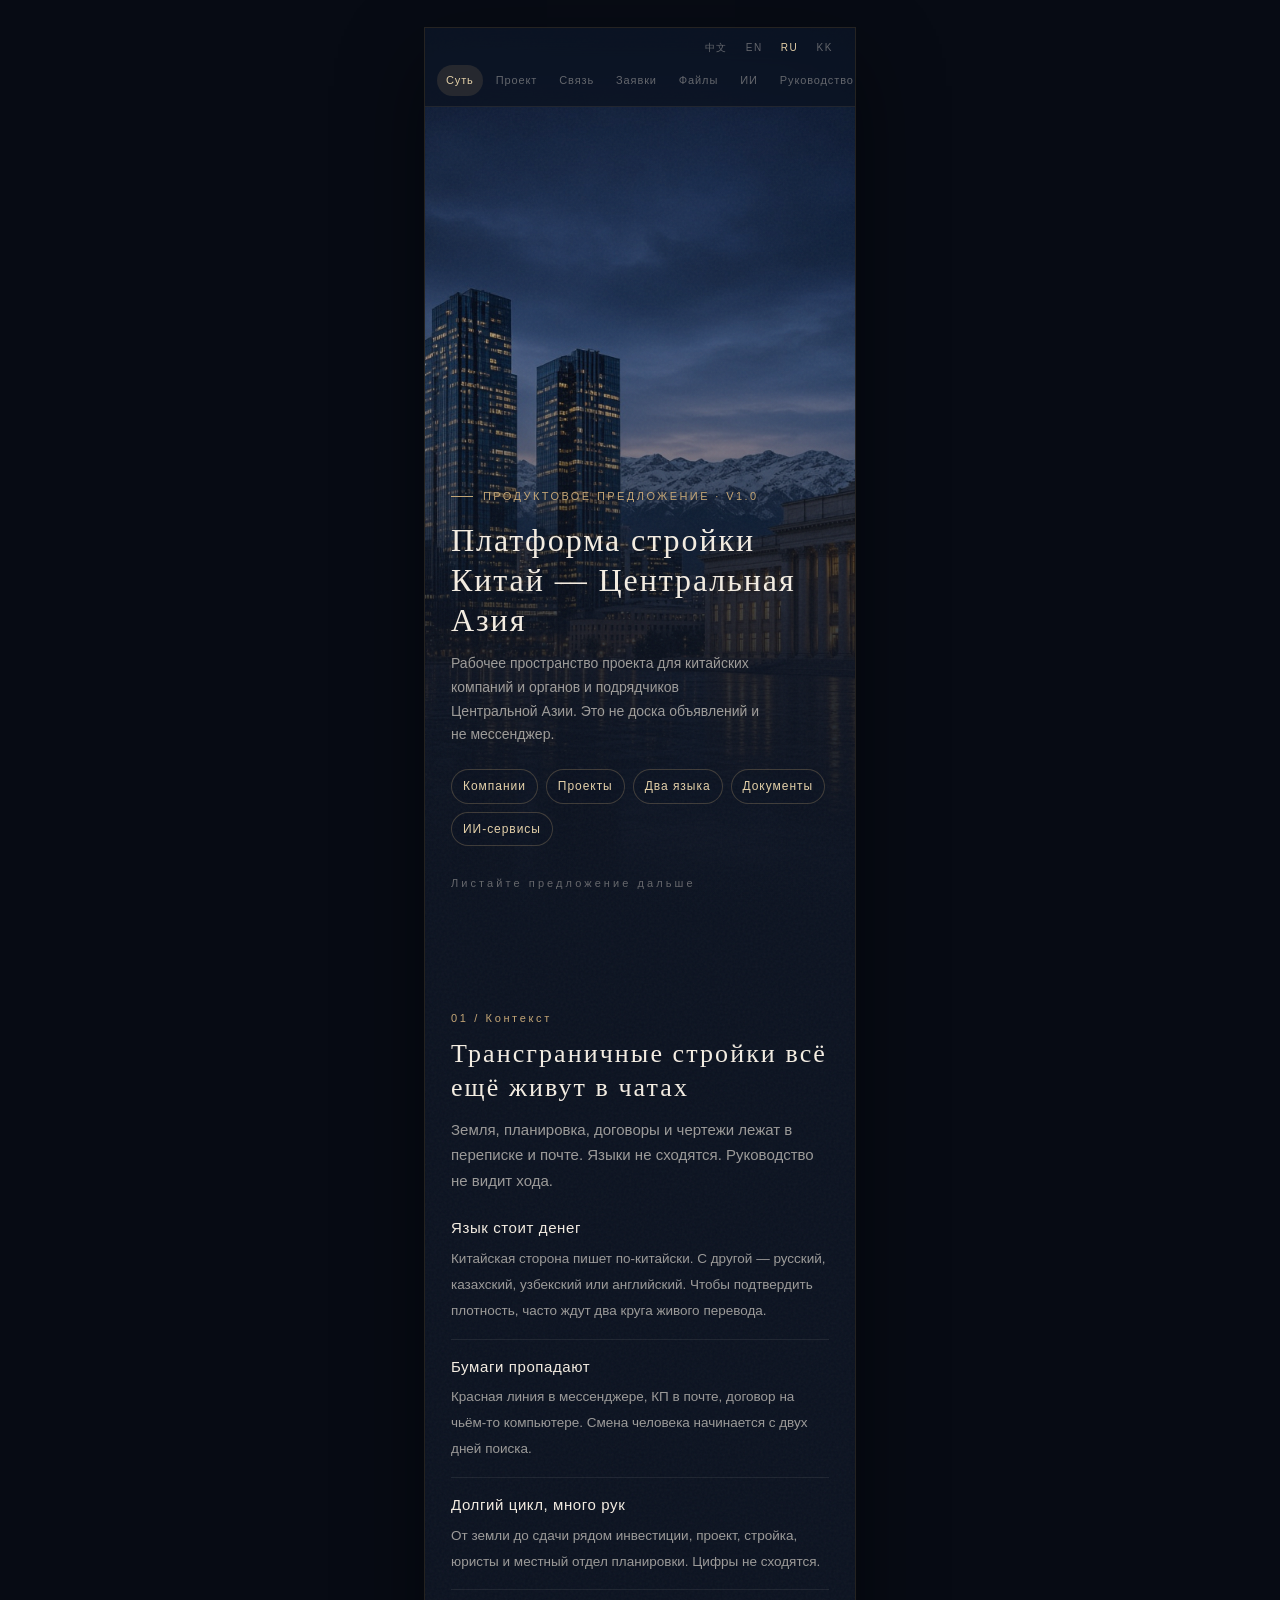
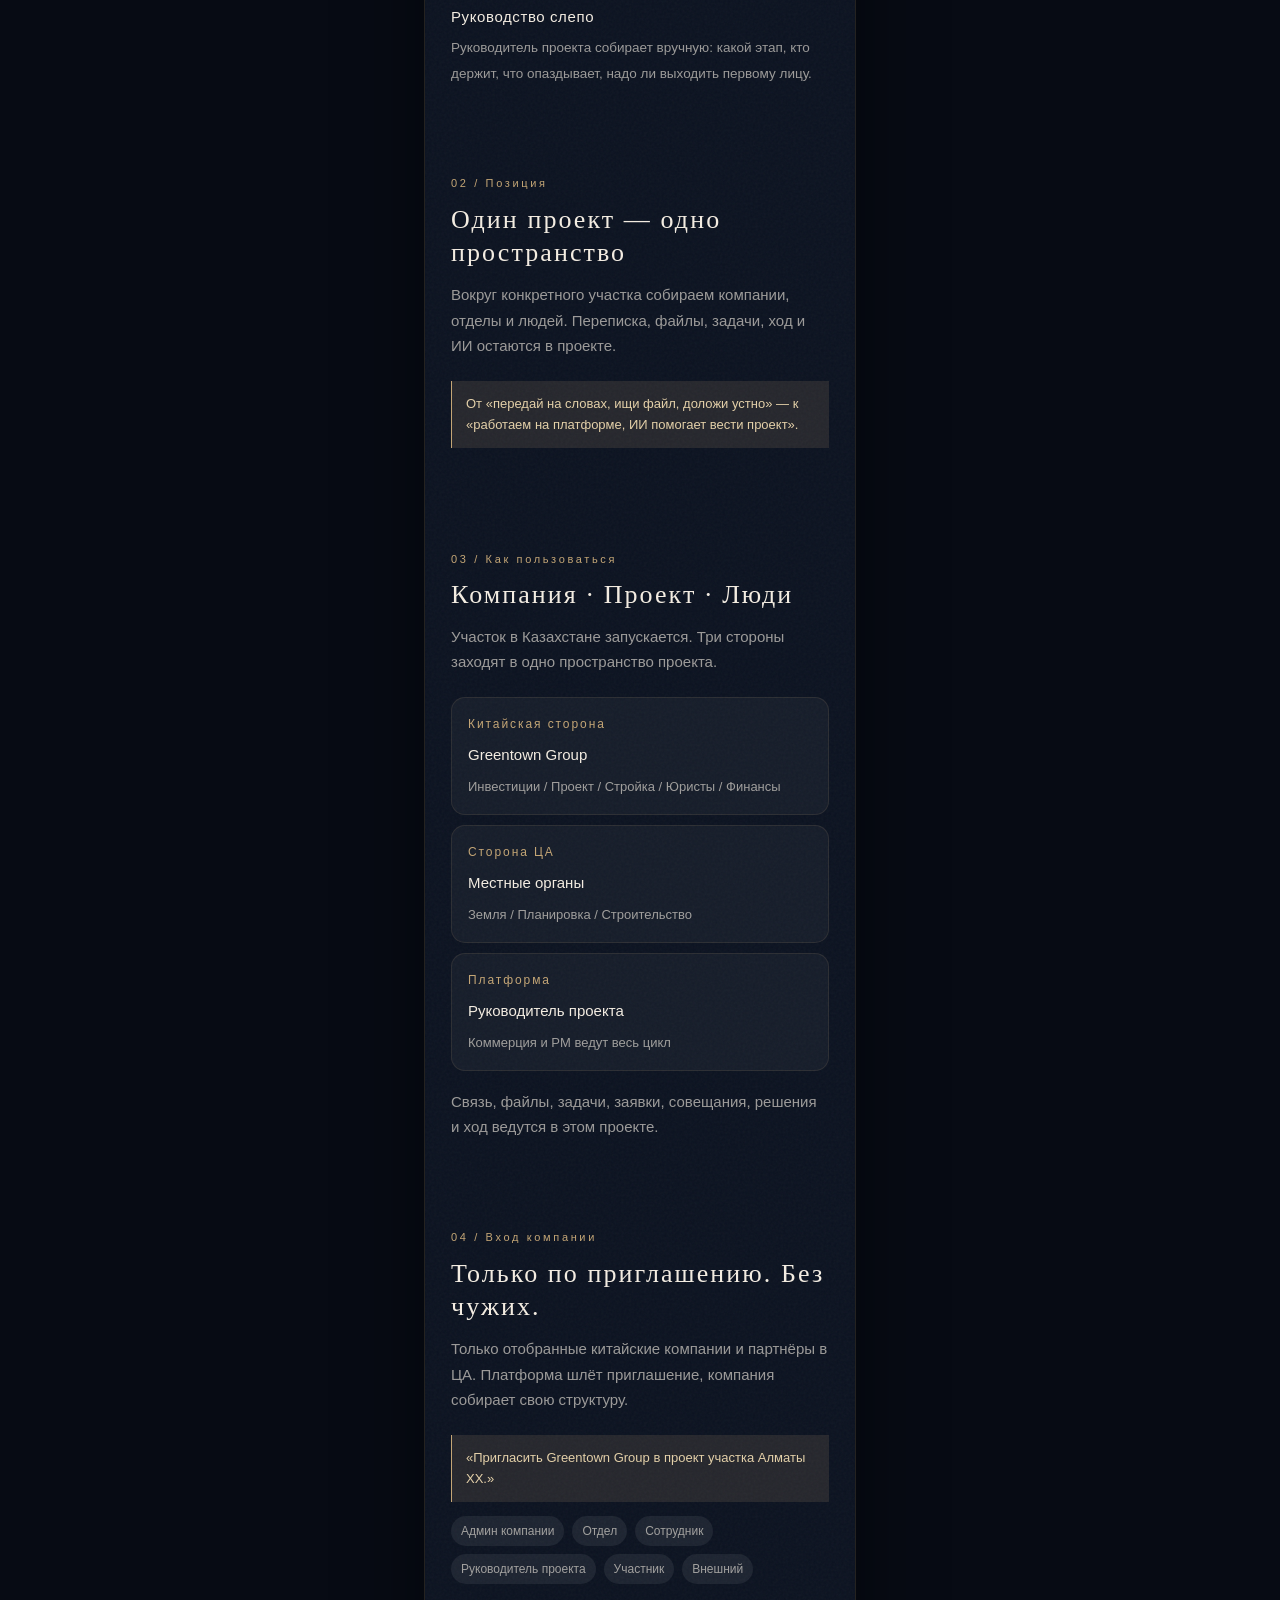
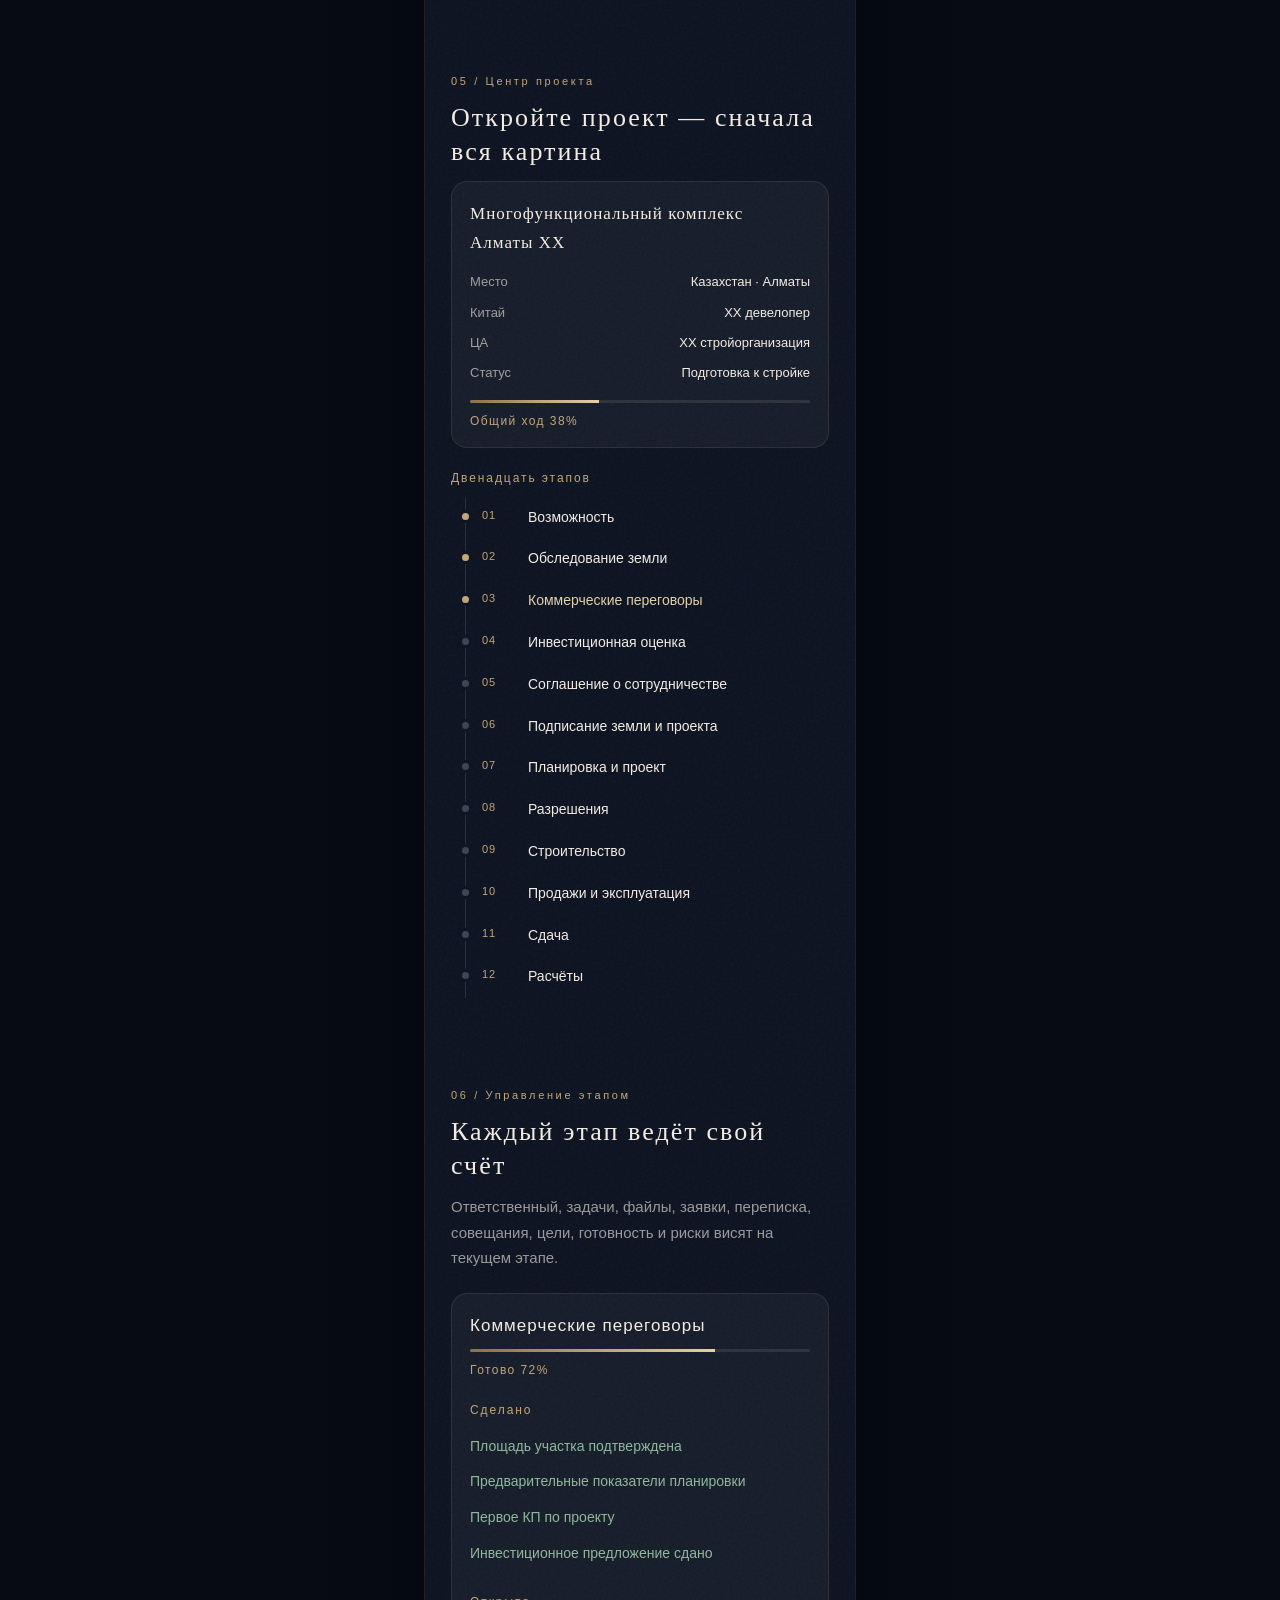
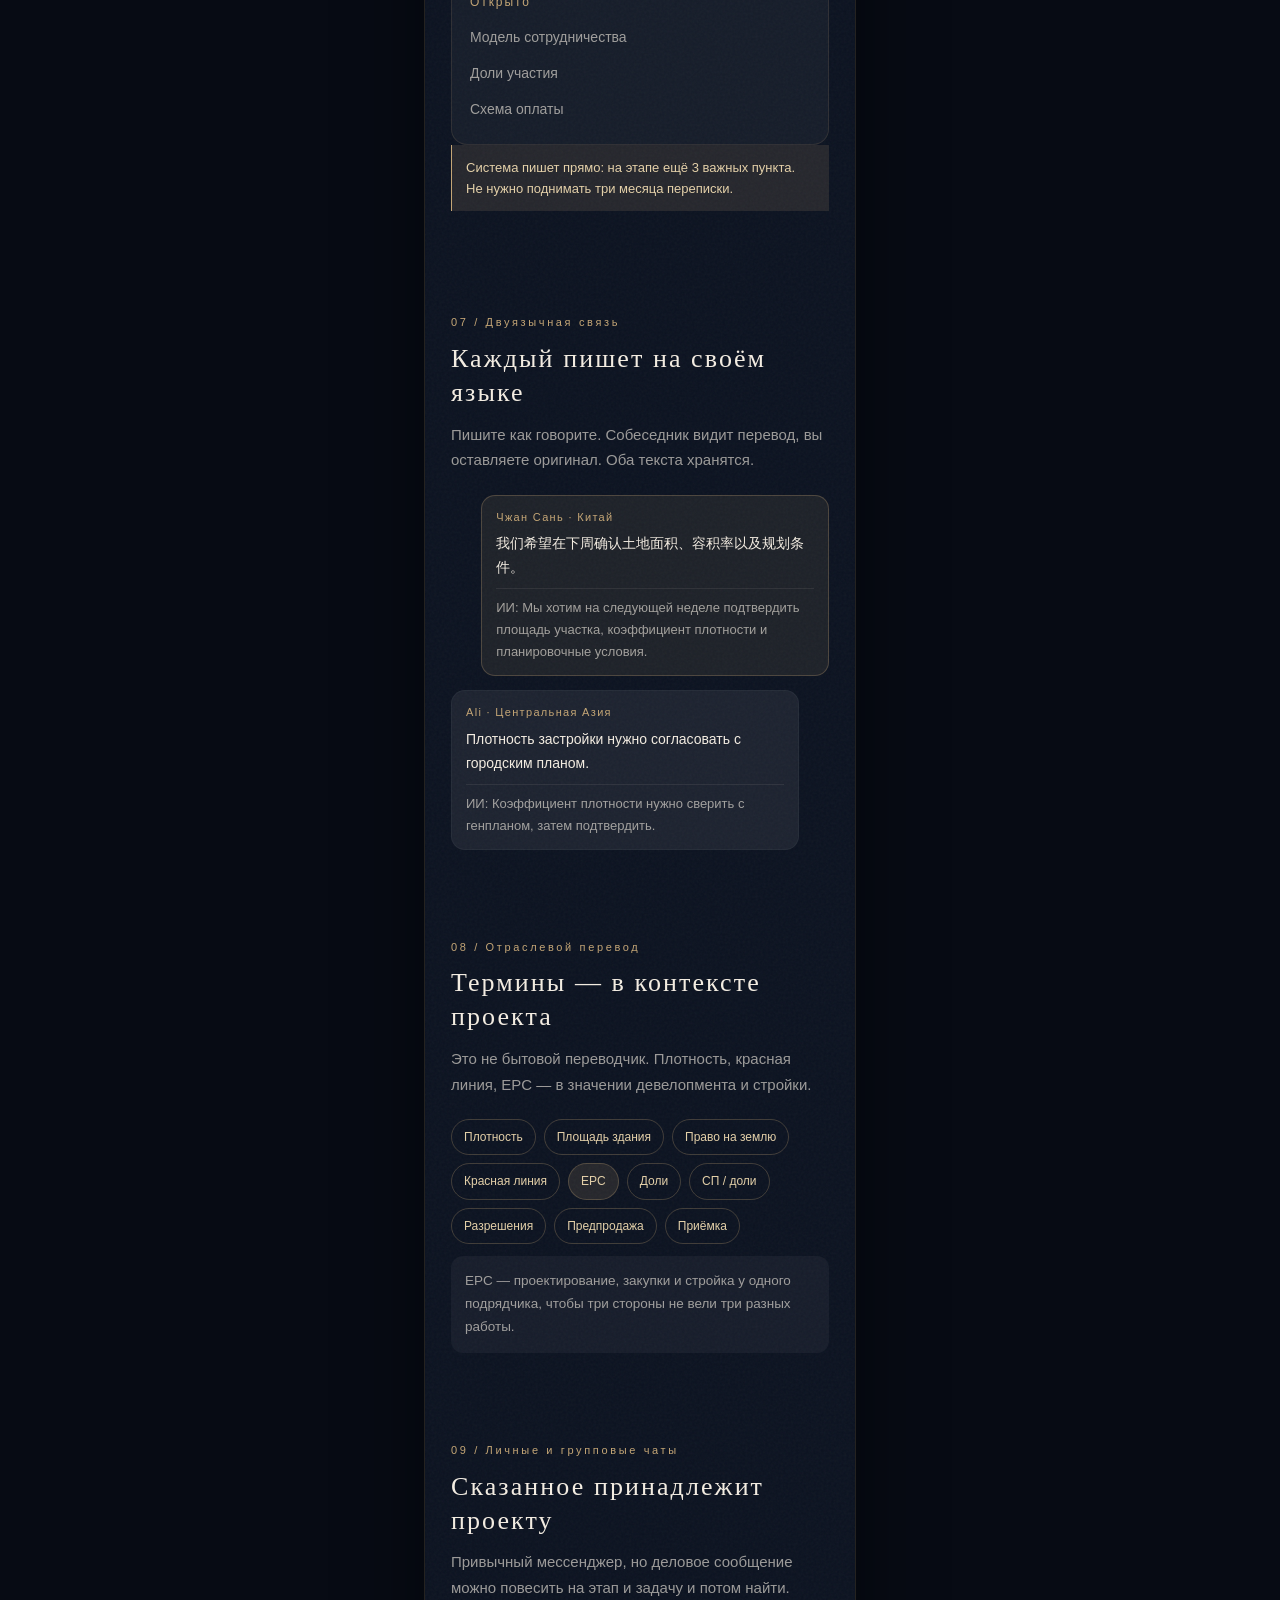
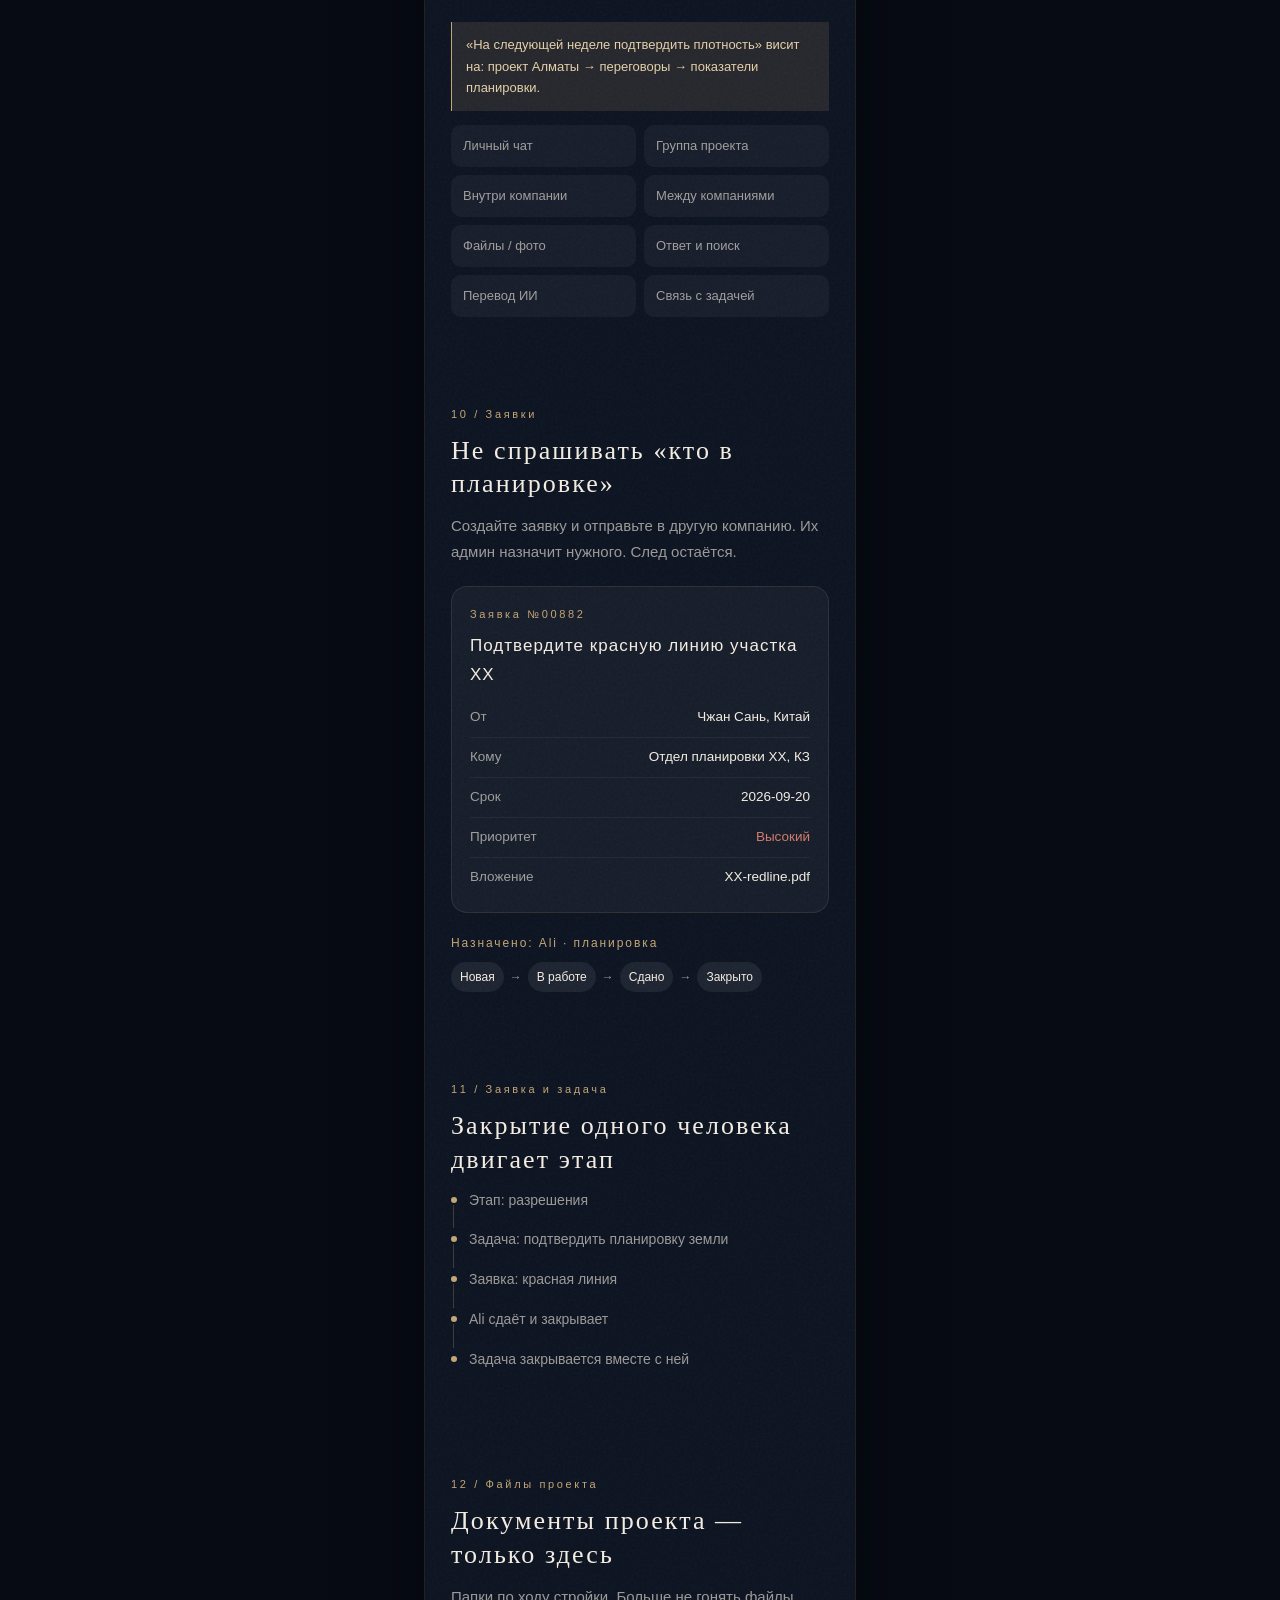
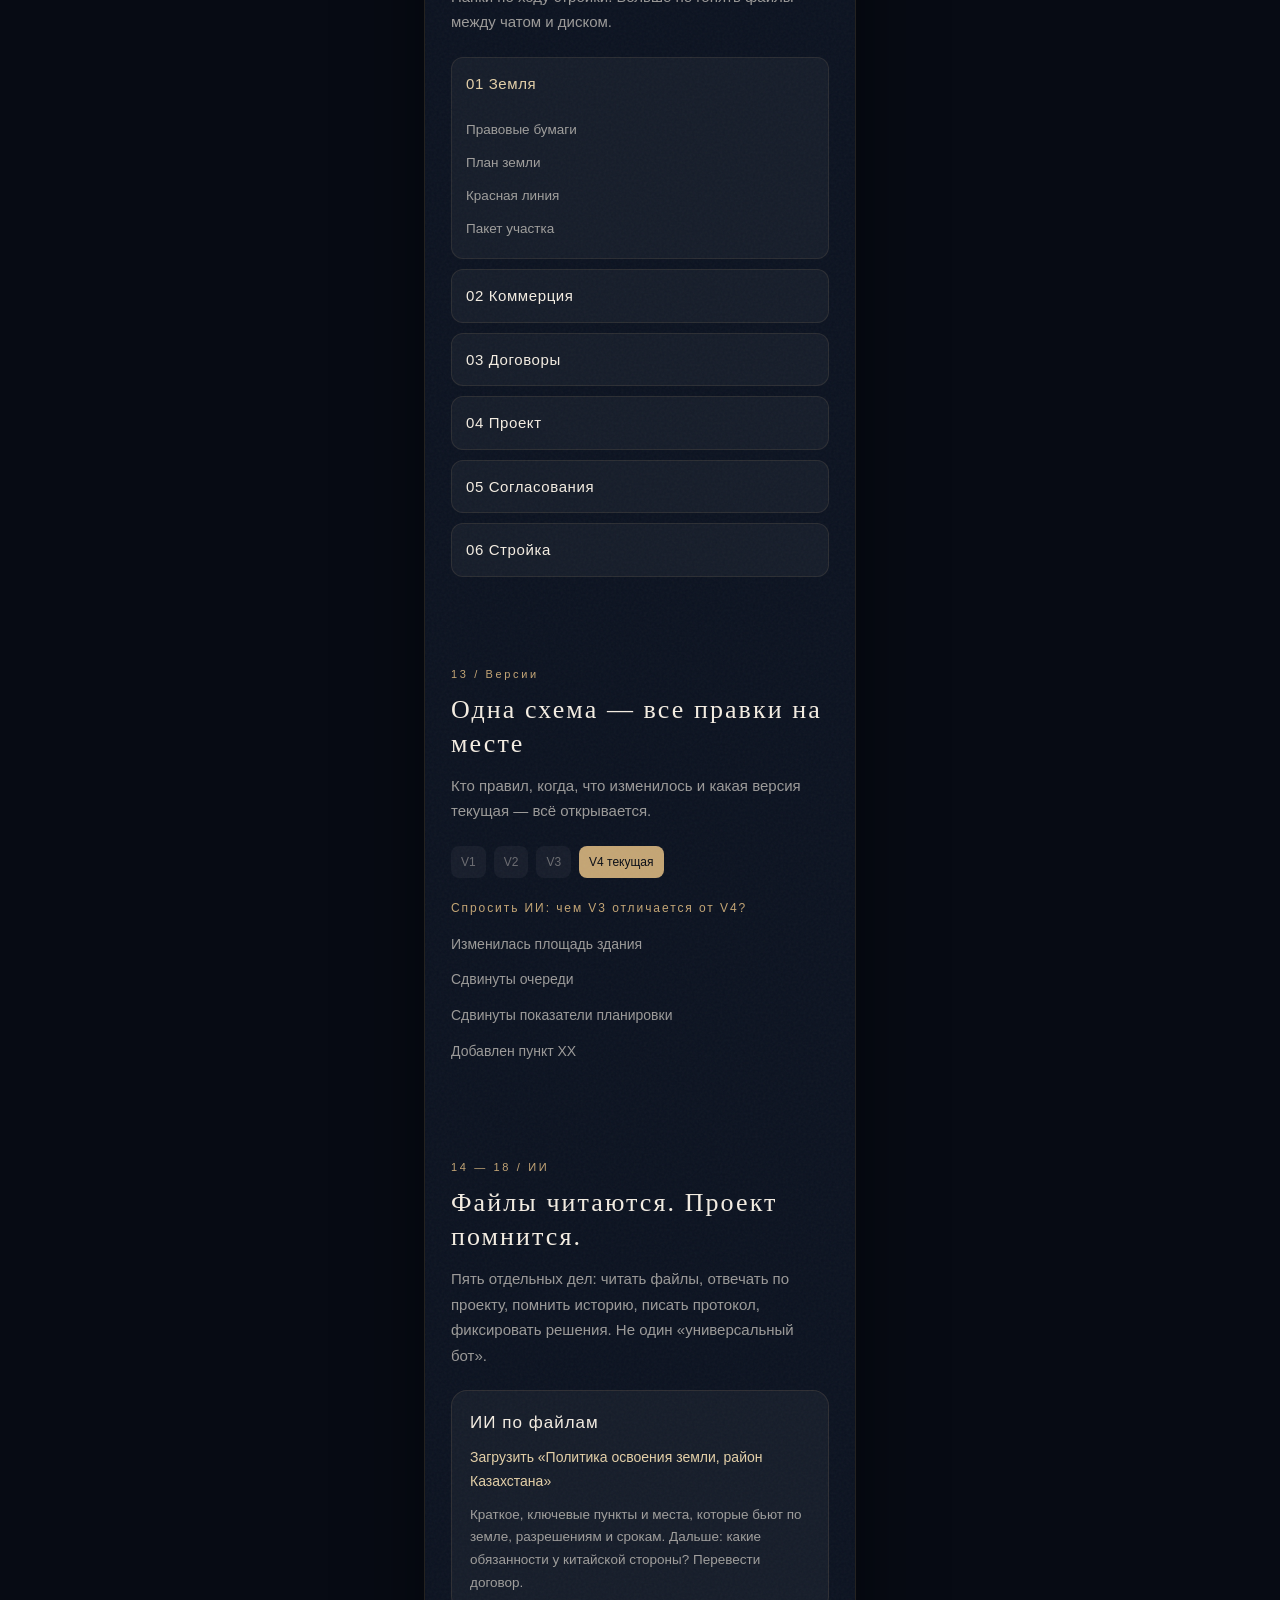
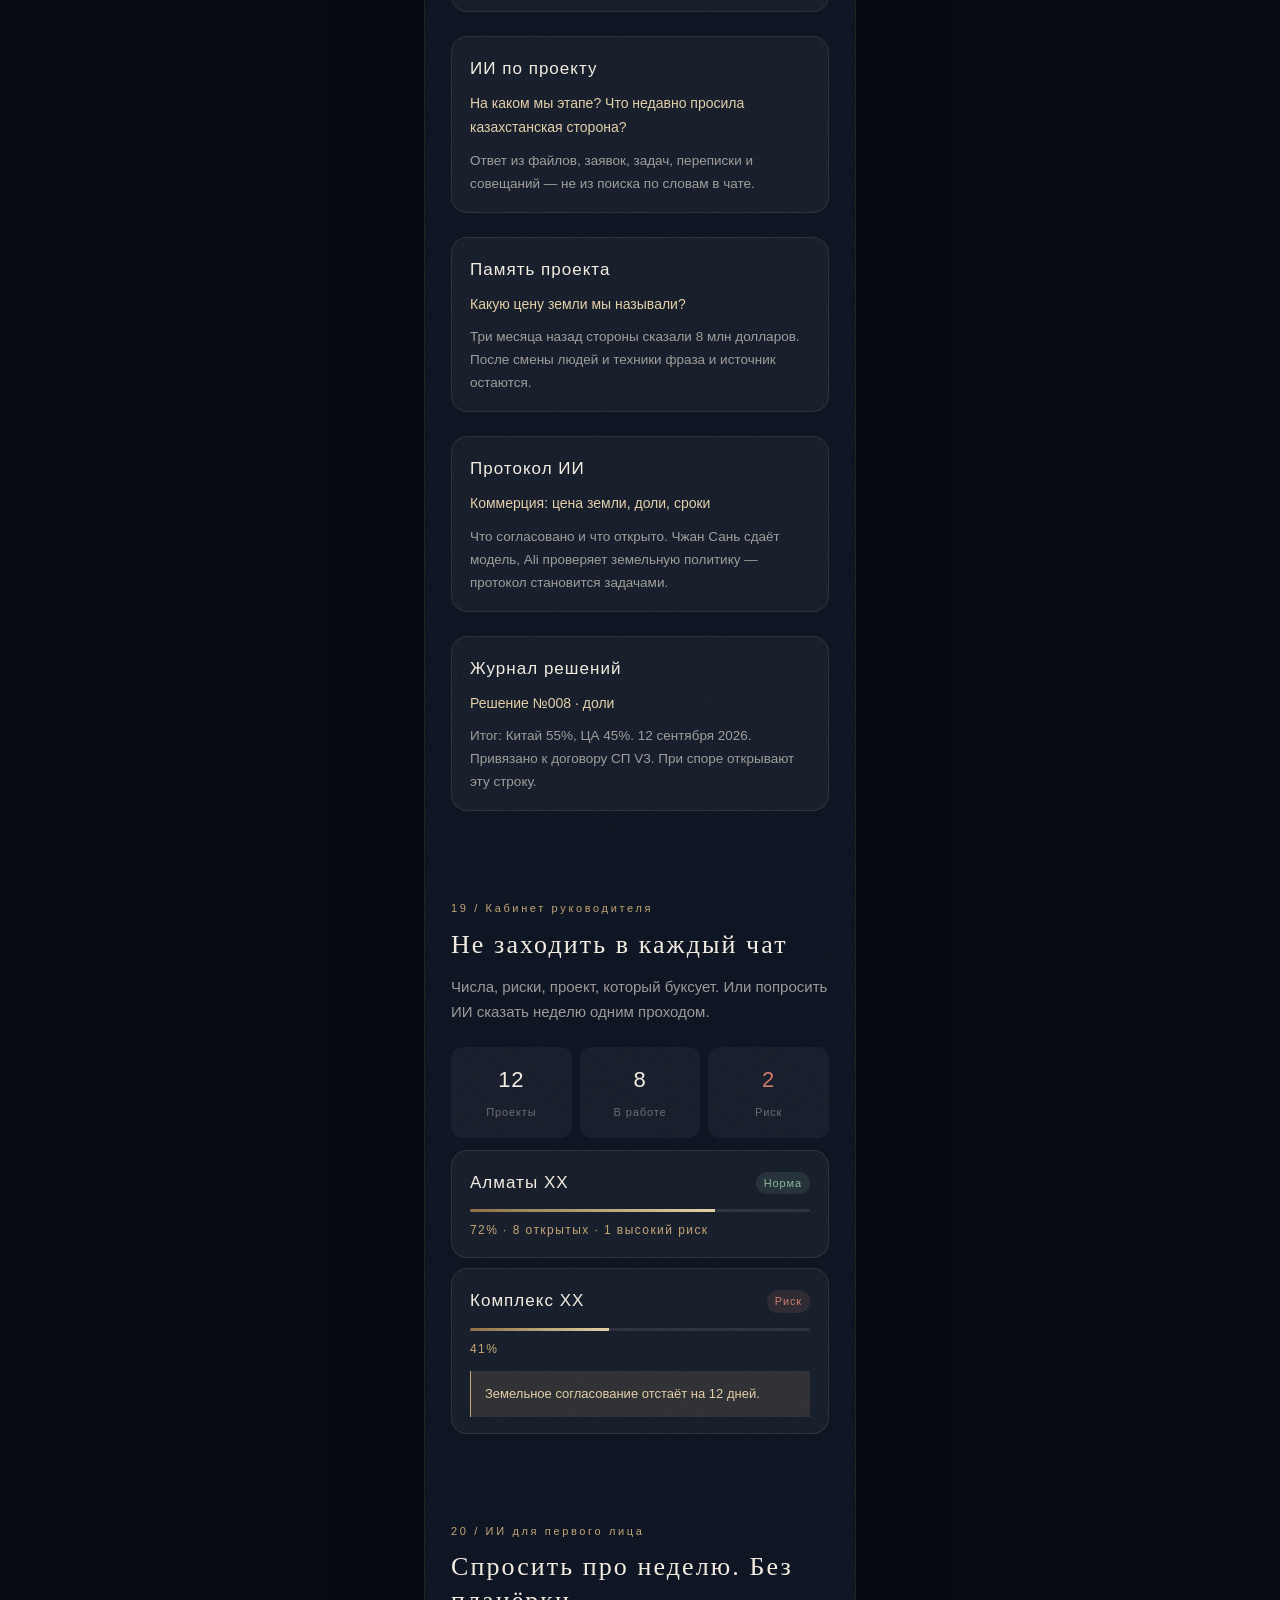
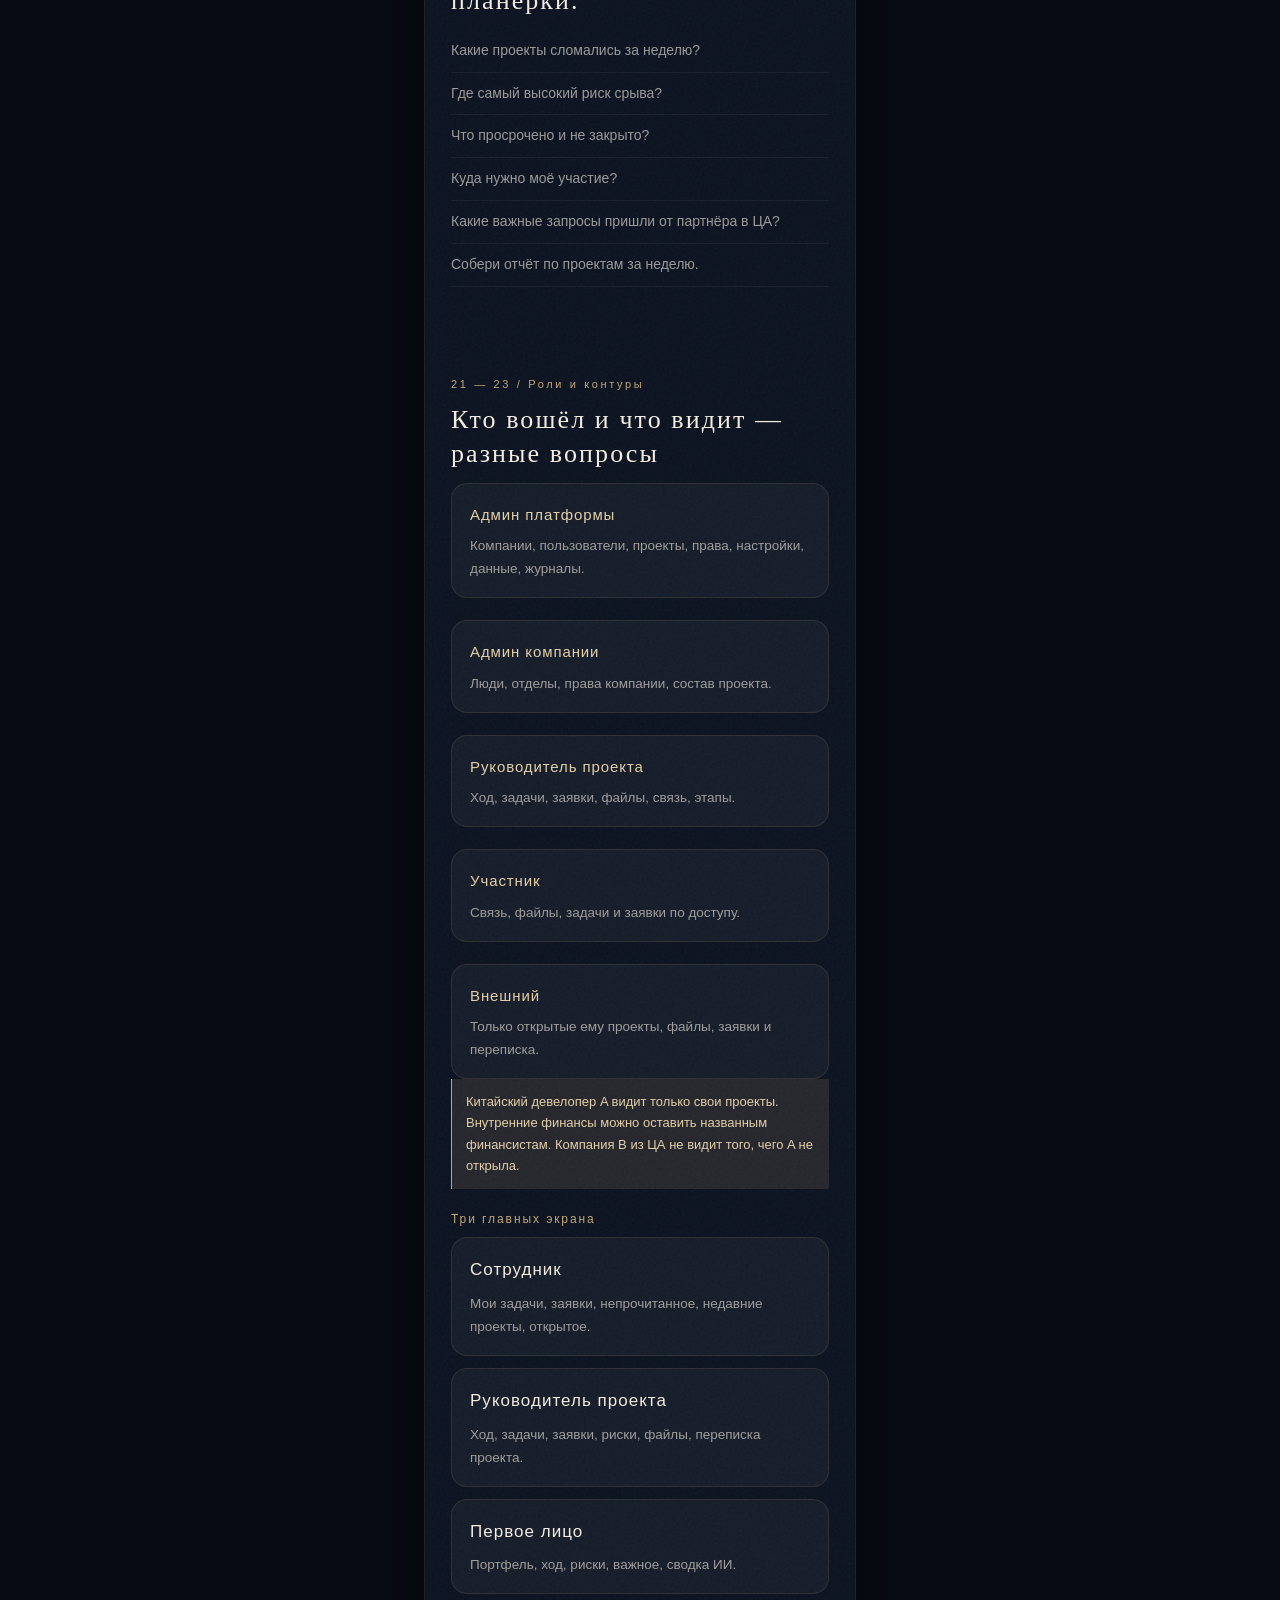
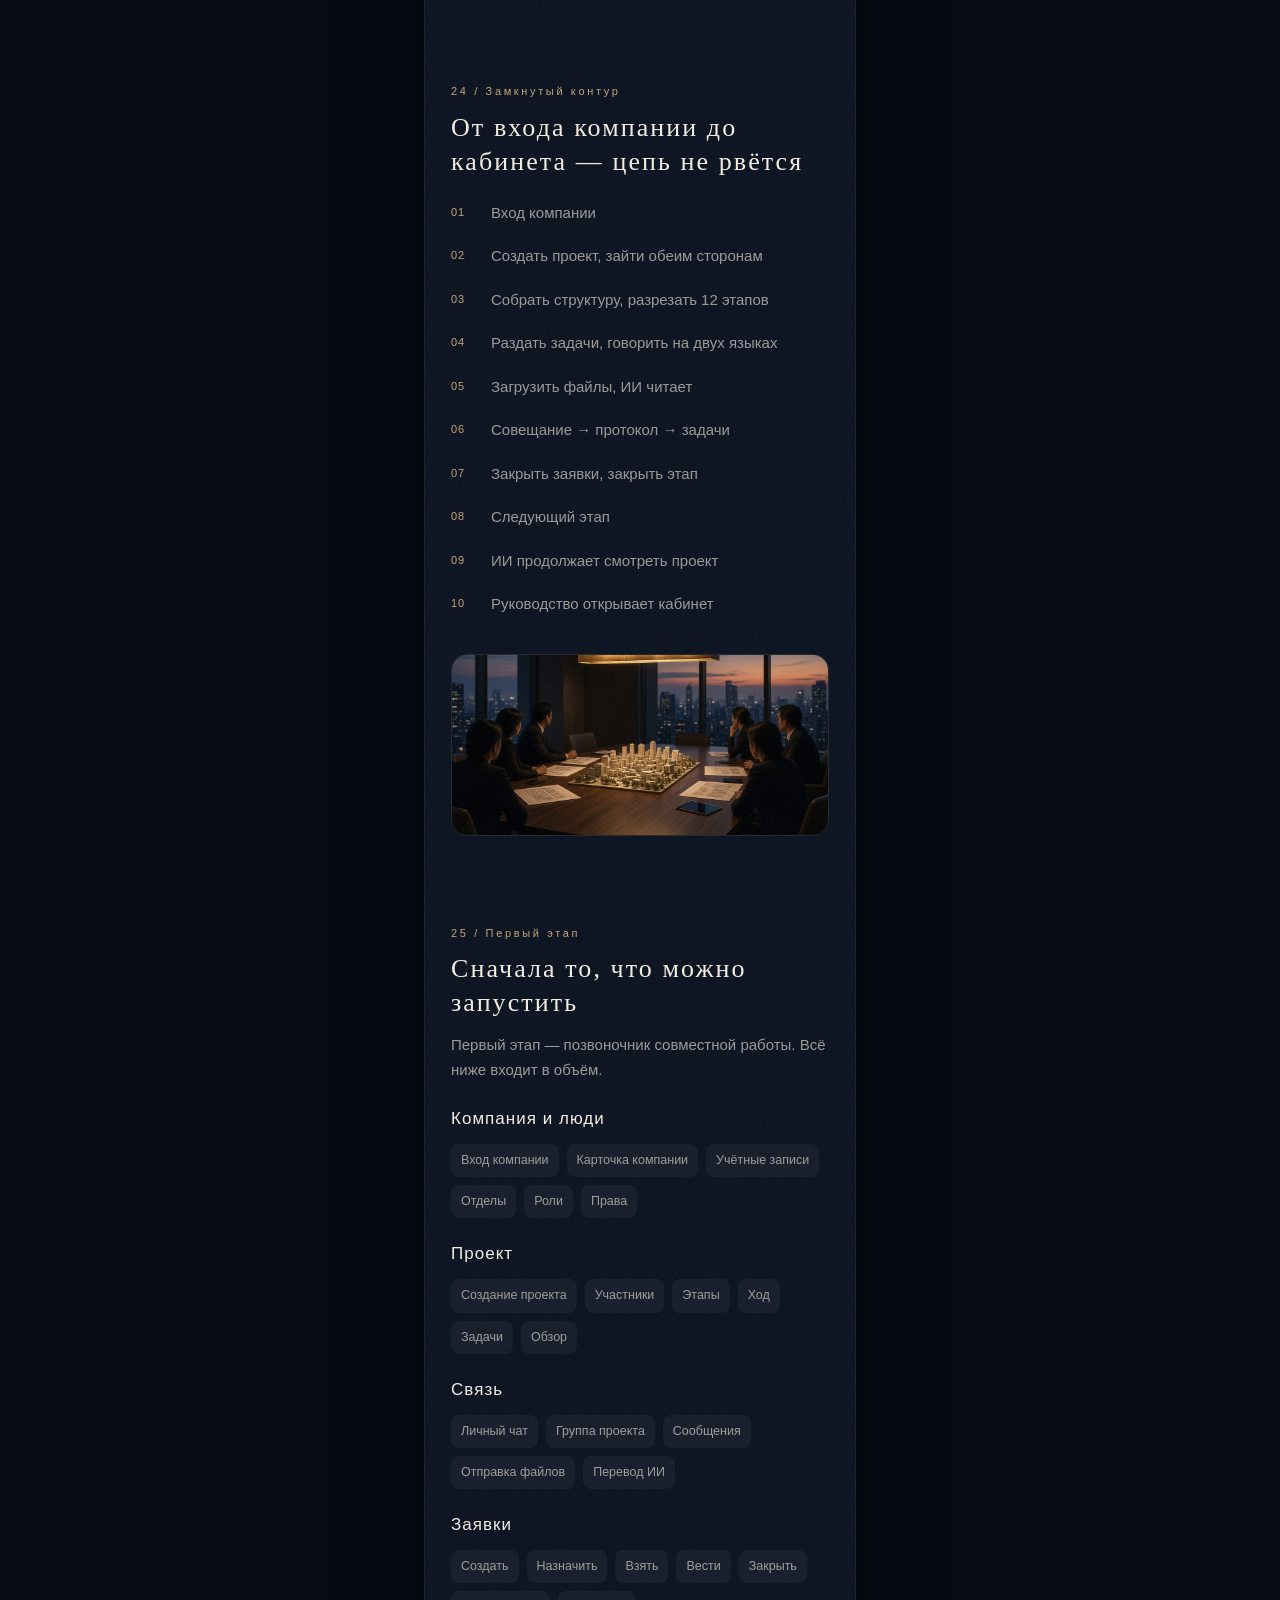
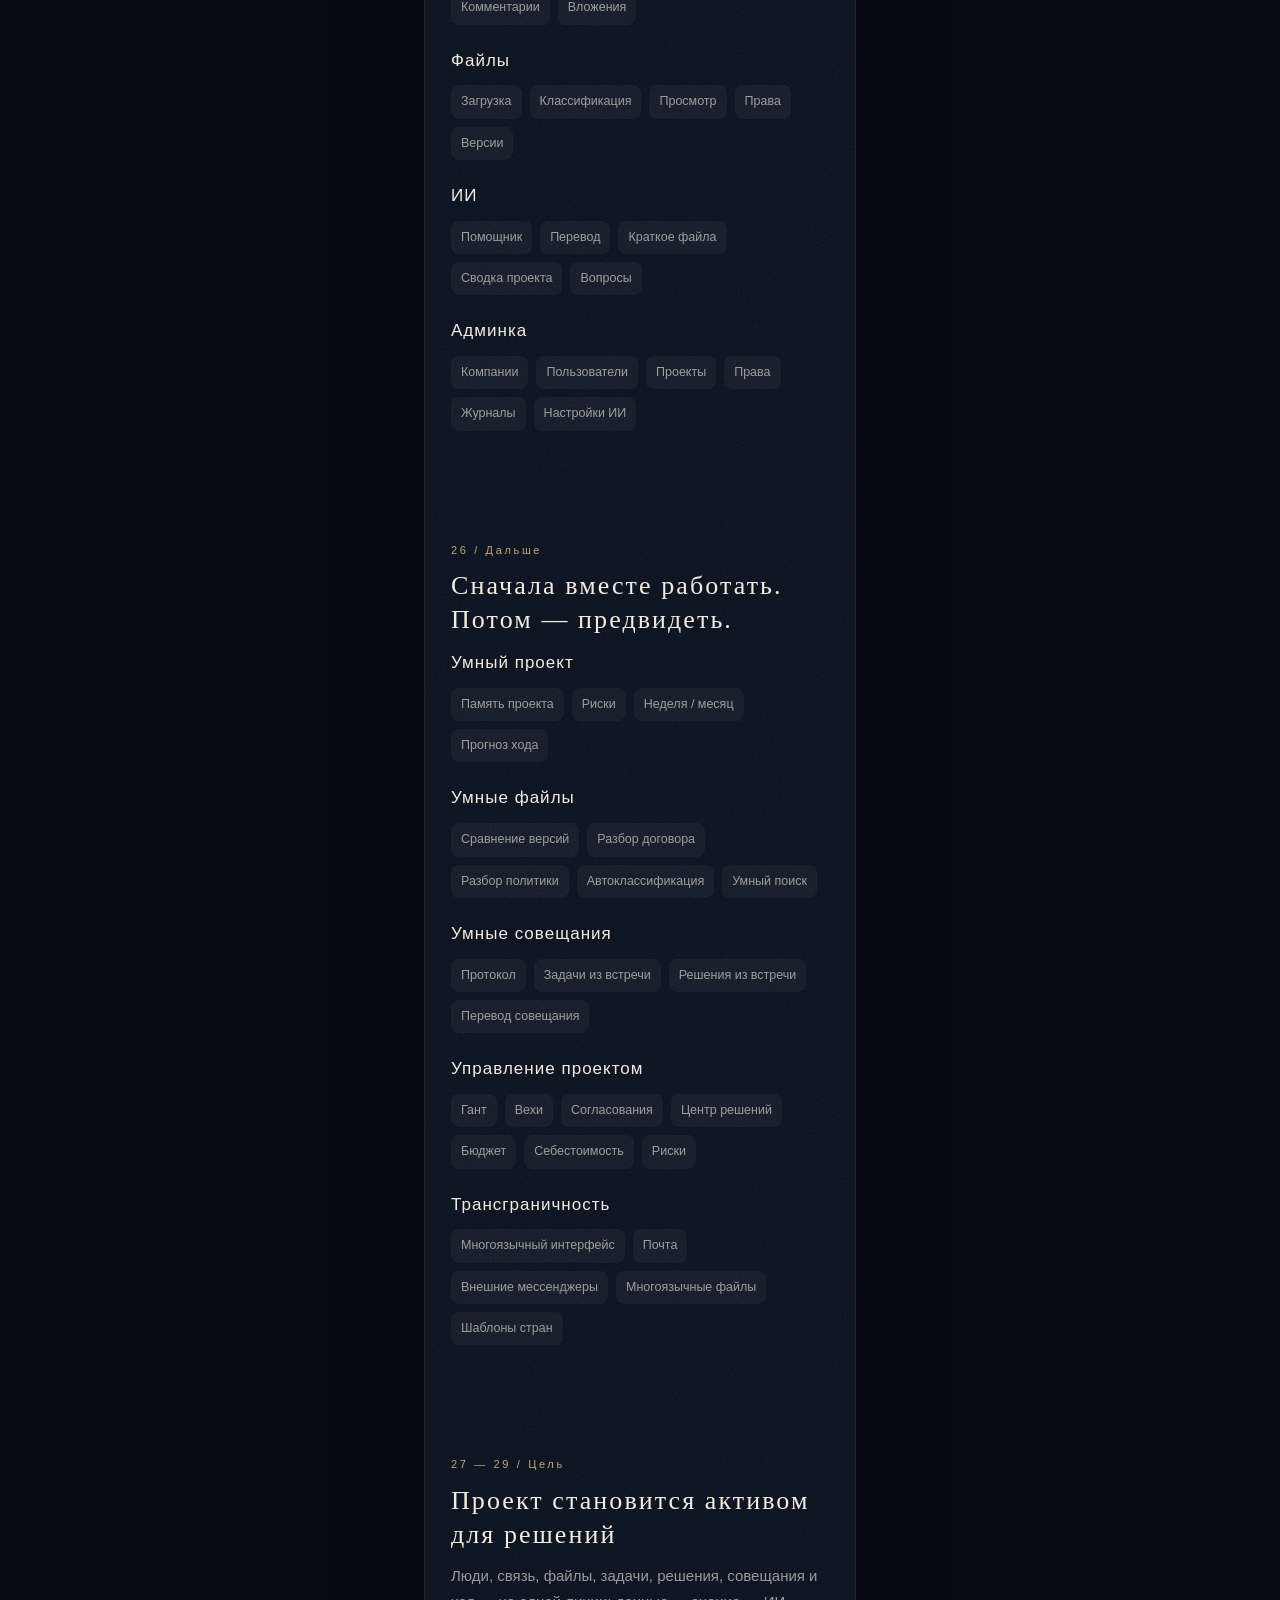
<file: ru.html>
<!DOCTYPE html>
<html lang="ru" data-lang="ru">
<head>
  <meta charset="UTF-8" />
  <meta name="viewport" content="width=device-width, initial-scale=1, viewport-fit=cover" />
  <meta name="format-detection" content="telephone=no" />
  <title>中亚跨境建设协同平台 · 产品方案</title>
  <link rel="stylesheet" href="./styles.css" />
</head>
<body>
  <div class="phone">
    <div class="sticky-head">
      <div class="langs" aria-label="Language">
        <a href="./index.html" data-go="zh">中文</a>
        <a href="./en.html" data-go="en">EN</a>
        <a href="./ru.html" data-go="ru">RU</a>
        <a href="./kk.html" data-go="kk">KK</a>
      </div>
      <nav class="nav" data-i18n-aria="nav.aria">
        <a href="#position" data-i18n="nav.position">定位</a>
        <a href="#project" data-i18n="nav.project">项目</a>
        <a href="#chat" data-i18n="nav.chat">沟通</a>
        <a href="#ticket" data-i18n="nav.ticket">工单</a>
        <a href="#files" data-i18n="nav.files">文件</a>
        <a href="#ai" data-i18n="nav.ai">AI</a>
        <a href="#exec" data-i18n="nav.exec">管理层</a>
        <a href="#phase1" data-i18n="nav.phase1">一期</a>
      </nav>
    </div>

    <header class="hero" id="top">
      <div class="hero-bg" aria-hidden="true"></div>
      <div class="hero-inner">
        <p class="kicker" data-i18n="hero.kicker">产品解决方案 · V1.0</p>
        <h1 class="serif" data-i18n-html="hero.title">中亚跨境建设<br />协同平台</h1>
        <p class="lead" data-i18n="hero.lead">给中国企业与中亚政府、建设机构用的项目空间。不是房产信息网，也不是聊天软件。</p>
        <div class="tags">
          <span class="tag" data-i18n="hero.tag1">企业协作</span>
          <span class="tag" data-i18n="hero.tag2">项目管理</span>
          <span class="tag" data-i18n="hero.tag3">双语沟通</span>
          <span class="tag" data-i18n="hero.tag4">文件管理</span>
          <span class="tag" data-i18n="hero.tag5">AI 智能服务</span>
        </div>
        <p class="scroll-hint" data-i18n="hero.scroll">下滑查看完整方案</p>
      </div>
    </header>

    <section id="position">
      <p class="idx" data-i18n="pain.idx">01 / 背景</p>
      <h2 class="serif" data-i18n="pain.h2">跨国项目还在靠微信推进</h2>
      <p class="one" data-i18n="pain.one">土地、规划、合同、图纸散落在聊天和邮箱里。语言对不上，老板也看不到真实进度。</p>
      <div class="pain-list">
        <div class="pain">
          <b data-i18n="pain.1t">语言成本高</b>
          <span data-i18n="pain.1d">中方说中文，对方可能是俄语、哈萨克语、乌兹别克语或英语。确认容积率，往往要等人工翻译来回两轮。</span>
        </div>
        <div class="pain">
          <b data-i18n="pain.2t">资料找不到</b>
          <span data-i18n="pain.2d">红线图在微信，报价在邮箱，合同在某台电脑。换人接手，先花两天翻记录。</span>
        </div>
        <div class="pain">
          <b data-i18n="pain.3t">周期长、人多</b>
          <span data-i18n="pain.3d">从拿地到交付，投资、设计、工程、法务、当地规划部门同时在场，信息对不齐。</span>
        </div>
        <div class="pain">
          <b data-i18n="pain.4t">管理层看不见</b>
          <span data-i18n="pain.4d">负责人要人工汇总：进行到哪一步、卡在谁、有没有延期、该不该老板出面。</span>
        </div>
      </div>
    </section>

    <section>
      <p class="idx" data-i18n="pos.idx">02 / 定位</p>
      <h2 class="serif" data-i18n="pos.h2">一个项目，一个空间</h2>
      <p class="one" data-i18n="pos.one">围绕具体地块，把企业、部门、人员接进来。沟通、文件、任务、进度和 AI，都停在项目里。</p>
      <p class="example" data-i18n="pos.ex">从「靠人传话、靠翻文件、靠口头汇报」，变成「平台上协作，AI 帮着管」。</p>
    </section>

    <section>
      <p class="idx" data-i18n="org.idx">03 / 怎么用</p>
      <h2 class="serif" data-i18n="org.h2">企业 · 项目 · 人员</h2>
      <p class="one" data-i18n="org.one">哈萨克斯坦一块地正式启动，三方进入同一个项目空间。</p>
      <div class="org">
        <div class="org-col">
          <div class="who" data-i18n="org.cn">中国方</div>
          <strong data-i18n="org.greentown">绿城集团</strong>
          <p data-i18n="org.cndeps">投资 / 设计 / 工程 / 法务 / 财务</p>
        </div>
        <div class="org-col">
          <div class="who" data-i18n="org.ca">中亚方</div>
          <strong data-i18n="org.gov">当地政府部门</strong>
          <p data-i18n="org.cadeps">土地 / 规划 / 建设</p>
        </div>
        <div class="org-col">
          <div class="who" data-i18n="org.pl">平台方</div>
          <strong data-i18n="org.pm">项目负责人</strong>
          <p data-i18n="org.pld">商务、项目经理跟进全程</p>
        </div>
      </div>
      <p class="one" style="margin:18px 0 0" data-i18n="org.foot">沟通、文件、任务、工单、会议、决策、进度，都在这个项目里管。</p>
    </section>

    <section>
      <p class="idx" data-i18n="inv.idx">04 / 企业入驻</p>
      <h2 class="serif" data-i18n="inv.h2">邀请制，不开放陌生人</h2>
      <p class="one" data-i18n="inv.one">只服务筛过的中国企业与中亚合作机构。平台发出邀请，企业再搭自己的组织。</p>
      <p class="example" data-i18n="inv.ex">「邀请绿城集团加入阿拉木图 XX 地块开发项目。」</p>
      <div class="chips">
        <span class="chip" data-i18n="inv.c1">企业管理员</span>
        <span class="chip" data-i18n="inv.c2">部门</span>
        <span class="chip" data-i18n="inv.c3">员工</span>
        <span class="chip" data-i18n="inv.c4">项目负责人</span>
        <span class="chip" data-i18n="inv.c5">普通成员</span>
        <span class="chip" data-i18n="inv.c6">外部协作</span>
      </div>
    </section>

    <section id="project">
      <p class="idx" data-i18n="proj.idx">05 / 项目中心</p>
      <h2 class="serif" data-i18n="proj.h2">打开项目，先看全貌</h2>
      <article class="card project-card">
        <h3 class="serif" data-i18n="proj.name">阿拉木图 XX 城市综合体</h3>
        <div class="meta">
          <div><span data-i18n="proj.locL">所在地</span> <em data-i18n="proj.locV">哈萨克斯坦 · 阿拉木图</em></div>
          <div><span data-i18n="proj.cnL">中国方</span> <em data-i18n="proj.cnV">XX 房地产集团</em></div>
          <div><span data-i18n="proj.caL">中亚方</span> <em data-i18n="proj.caV">XX 建设机构</em></div>
          <div><span data-i18n="proj.stL">状态</span> <em data-i18n="proj.stV">建设准备阶段</em></div>
        </div>
        <div class="bar" aria-hidden="true"><i></i></div>
        <p class="pct" data-i18n="proj.pct">总体进度 38%</p>
      </article>

      <p class="subhead" data-i18n="proj.stages">十二个阶段</p>
      <ol class="stages">
        <li class="done"><span class="num">01</span><span class="name" data-i18n="s01">项目机会</span></li>
        <li class="done"><span class="num">02</span><span class="name" data-i18n="s02">土地考察</span></li>
        <li class="now"><span class="num">03</span><span class="name" data-i18n="s03">商务洽谈</span></li>
        <li><span class="num">04</span><span class="name" data-i18n="s04">投资评估</span></li>
        <li><span class="num">05</span><span class="name" data-i18n="s05">合作协议</span></li>
        <li><span class="num">06</span><span class="name" data-i18n="s06">土地及项目签约</span></li>
        <li><span class="num">07</span><span class="name" data-i18n="s07">规划设计</span></li>
        <li><span class="num">08</span><span class="name" data-i18n="s08">审批报建</span></li>
        <li><span class="num">09</span><span class="name" data-i18n="s09">工程建设</span></li>
        <li><span class="num">10</span><span class="name" data-i18n="s10">销售运营</span></li>
        <li><span class="num">11</span><span class="name" data-i18n="s11">项目交付</span></li>
        <li><span class="num">12</span><span class="name" data-i18n="s12">项目结算</span></li>
      </ol>
    </section>

    <section>
      <p class="idx" data-i18n="stg.idx">06 / 阶段管理</p>
      <h2 class="serif" data-i18n="stg.h2">每个阶段自己算账</h2>
      <p class="one" data-i18n="stg.one">负责人、任务、文件、工单、沟通、会议、目标、完成度、风险，都挂在当前阶段上。</p>
      <article class="card">
        <h3 data-i18n="stg.name">商务洽谈</h3>
        <div class="bar w72" aria-hidden="true"><i></i></div>
        <p class="pct" data-i18n="stg.pct">当前完成度 72%</p>
        <p class="subhead" data-i18n="stg.done">已完成</p>
        <ul class="check">
          <li data-i18n="stg.d1">土地面积确认</li>
          <li data-i18n="stg.d2">初步规划指标确认</li>
          <li data-i18n="stg.d3">项目初步报价</li>
          <li data-i18n="stg.d4">投资方案提交</li>
        </ul>
        <p class="subhead" data-i18n="stg.todo">待完成</p>
        <ul class="todo">
          <li data-i18n="stg.t1">合作模式确认</li>
          <li data-i18n="stg.t2">投资比例确认</li>
          <li data-i18n="stg.t3">付款方案确认</li>
        </ul>
      </article>
      <p class="example" data-i18n="stg.ex">系统直接写：当前阶段还有 3 项重要事项未完成。不用翻三个月聊天记录。</p>
    </section>

    <section id="chat">
      <p class="idx" data-i18n="chat.idx">07 / 双语沟通</p>
      <h2 class="serif" data-i18n="chat.h2">各说各话，平台对着译</h2>
      <p class="one" data-i18n="chat.one">用自己的语言写。对方看到译文，自己仍留着原文。原文和译文一起存档，以后能追。</p>
      <div class="chat">
        <div class="bubble right">
          <div class="from" data-i18n="chat.fromCn">张三 · 中国方</div>
          <p class="src" data-i18n="chat.srcCn">我们希望在下周确认土地面积、容积率以及规划条件。</p>
          <p class="tr" data-i18n="chat.trRu">AI 译：Мы хотим на следующей неделе подтвердить площадь участка, коэффициент плотности и планировочные условия.</p>
        </div>
        <div class="bubble">
          <div class="from" data-i18n="chat.fromAli">Ali · 中亚方</div>
          <p class="src" data-i18n="chat.srcRu">Плотность застройки нужно согласовать с городским планом.</p>
          <p class="tr" data-i18n="chat.trCn">AI 译：容积率需要与城市规划对齐后再确认。</p>
        </div>
      </div>
    </section>

    <section>
      <p class="idx" data-i18n="term.idx">08 / 专业翻译</p>
      <h2 class="serif" data-i18n="term.h2">按项目上下文译术语</h2>
      <p class="one" data-i18n="term.one">不是通用翻译。容积率、规划红线、EPC，按房地产和工程含义来。</p>
      <div class="terms">
        <button class="term" type="button" data-term="far" data-i18n="term.far">容积率</button>
        <button class="term" type="button" data-term="area" data-i18n="term.area">建筑面积</button>
        <button class="term" type="button" data-term="land" data-i18n="term.land">土地使用权</button>
        <button class="term" type="button" data-term="red" data-i18n="term.red">规划红线</button>
        <button class="term on" type="button" data-term="epc" data-i18n="term.epc">EPC</button>
        <button class="term" type="button" data-term="share" data-i18n="term.share">投资比例</button>
        <button class="term" type="button" data-term="jv" data-i18n="term.jv">股权合作</button>
        <button class="term" type="button" data-term="permit" data-i18n="term.permit">项目审批</button>
        <button class="term" type="button" data-term="presale" data-i18n="term.presale">预售</button>
        <button class="term" type="button" data-term="accept" data-i18n="term.accept">竣工验收</button>
      </div>
      <div class="term-note show" id="term-note" data-i18n="note.epc">EPC 是工程总承包：设计、采购、施工由一方统筹，避免三家各干各的对不上。</div>
    </section>

    <section>
      <p class="idx" data-i18n="pm.idx">09 / 私聊与群聊</p>
      <h2 class="serif" data-i18n="pm.h2">聊完的内容，属于项目</h2>
      <p class="one" data-i18n="pm.one">体验接近常用通讯软件，但一条商务消息可以挂到具体阶段和任务上，过后搜得到。</p>
      <p class="example" data-i18n="pm.ex">「下周确认容积率」这条，挂到：阿拉木图项目 → 商务洽谈 → 规划指标确认。</p>
      <div class="feat">
        <span data-i18n="pm.f1">一对一私聊</span>
        <span data-i18n="pm.f2">项目群聊</span>
        <span data-i18n="pm.f3">企业内部沟通</span>
        <span data-i18n="pm.f4">跨企业沟通</span>
        <span data-i18n="pm.f5">文件 / 图片</span>
        <span data-i18n="pm.f6">回复与搜索</span>
        <span data-i18n="pm.f7">AI 翻译</span>
        <span data-i18n="pm.f8">消息关联任务</span>
      </div>
    </section>

    <section id="ticket">
      <p class="idx" data-i18n="tic.idx">10 / 工单协作</p>
      <h2 class="serif" data-i18n="tic.h2">不用问「规划该找谁」</h2>
      <p class="one" data-i18n="tic.one">直接建工单，丢给对方企业。管理员派给对的人，全程留痕。</p>
      <article class="card ticket">
        <p class="idx" data-i18n="tic.id">工单 #00882</p>
        <h3 style="margin-top:8px" data-i18n="tic.title">请确认 XX 地块规划红线图</h3>
        <div class="row"><span data-i18n="tic.aL">发起人</span><b data-i18n="tic.aV">中国方 张三</b></div>
        <div class="row"><span data-i18n="tic.bL">目标企业</span><b data-i18n="tic.bV">哈方 XX 规划部门</b></div>
        <div class="row"><span data-i18n="tic.cL">截止</span><b>2026-09-20</b></div>
        <div class="row"><span data-i18n="tic.dL">优先级</span><b class="pri" data-i18n="tic.dV">高</b></div>
        <div class="row"><span data-i18n="tic.eL">附件</span><b data-i18n="tic.eV">XX地块规划图.pdf</b></div>
      </article>
      <p class="subhead" data-i18n="tic.assign">派给 Ali · 规划部门</p>
      <p class="flow">
        <i data-i18n="tic.s1">待处理</i> → <i data-i18n="tic.s2">处理中</i> → <i data-i18n="tic.s3">已提交</i> → <i data-i18n="tic.s4">已完成</i>
      </p>
    </section>

    <section>
      <p class="idx" data-i18n="lk.idx">11 / 工单连上任务</p>
      <h2 class="serif" data-i18n="lk.h2">一个人的完成，推进整个阶段</h2>
      <ol class="chain">
        <li data-i18n="lk.1">项目阶段：审批报建</li>
        <li data-i18n="lk.2">任务：完成土地规划确认</li>
        <li data-i18n="lk.3">工单：确认规划红线图</li>
        <li data-i18n="lk.4">Ali 提交并完成</li>
        <li data-i18n="lk.5">对应任务自动完成</li>
      </ol>
    </section>

    <section id="files">
      <p class="idx" data-i18n="fil.idx">12 / 文件中心</p>
      <h2 class="serif" data-i18n="fil.h2">项目资料只放这一处</h2>
      <p class="one" data-i18n="fil.one">按建设流程分夹，不再在微信和网盘之间倒手。</p>
      <div class="folders">
        <details class="folder" open>
          <summary data-i18n="fil.1">01 土地资料</summary>
          <ul>
            <li data-i18n="fil.1a">土地证明</li>
            <li data-i18n="fil.1b">土地规划</li>
            <li data-i18n="fil.1c">红线图</li>
            <li data-i18n="fil.1d">地块资料</li>
          </ul>
        </details>
        <details class="folder">
          <summary data-i18n="fil.2">02 商务资料</summary>
          <ul>
            <li data-i18n="fil.2a">项目报价</li>
            <li data-i18n="fil.2b">投资方案</li>
            <li data-i18n="fil.2c">商业计划书</li>
          </ul>
        </details>
        <details class="folder">
          <summary data-i18n="fil.3">03 合同资料</summary>
          <ul>
            <li data-i18n="fil.3a">合作意向书</li>
            <li data-i18n="fil.3b">MOU</li>
            <li data-i18n="fil.3c">JV 协议</li>
            <li data-i18n="fil.3d">正式合同</li>
          </ul>
        </details>
        <details class="folder">
          <summary data-i18n="fil.4">04 设计资料</summary>
          <ul>
            <li data-i18n="fil.4a">规划方案</li>
            <li data-i18n="fil.4b">建筑设计</li>
            <li data-i18n="fil.4c">效果图</li>
            <li data-i18n="fil.4d">工程图纸</li>
          </ul>
        </details>
        <details class="folder">
          <summary data-i18n="fil.5">05 政府审批</summary>
          <ul>
            <li data-i18n="fil.5a">政府文件</li>
            <li data-i18n="fil.5b">审批文件</li>
            <li data-i18n="fil.5c">政策文件</li>
          </ul>
        </details>
        <details class="folder">
          <summary data-i18n="fil.6">06 工程建设</summary>
          <ul>
            <li data-i18n="fil.6a">工程进度</li>
            <li data-i18n="fil.6b">施工资料</li>
            <li data-i18n="fil.6c">验收资料</li>
          </ul>
        </details>
      </div>
    </section>

    <section>
      <p class="idx" data-i18n="ver.idx">13 / 版本管理</p>
      <h2 class="serif" data-i18n="ver.h2">同一份方案，改过几次都记得</h2>
      <p class="one" data-i18n="ver.one">谁改的、何时改的、改了什么、现在用哪一版，都能打开看。</p>
      <div class="ver">
        <span>V1</span>
        <span>V2</span>
        <span>V3</span>
        <span class="cur" data-i18n="ver.cur">V4 当前</span>
      </div>
      <p class="subhead" data-i18n="ver.ask">问 AI：V3 和 V4 有哪些变化？</p>
      <ul class="todo">
        <li data-i18n="ver.c1">建筑面积发生变化</li>
        <li data-i18n="ver.c2">项目分期发生调整</li>
        <li data-i18n="ver.c3">地块规划指标有改动</li>
        <li data-i18n="ver.c4">新增 XX 条款</li>
      </ul>
    </section>

    <section id="ai">
      <p class="idx" data-i18n="ai.idx">14 — 18 / AI 能力</p>
      <h2 class="serif" data-i18n="ai.h2">文件会读，项目会记</h2>
      <p class="one" data-i18n="ai.one">五件事分开做：读文件、答项目、记历史、写纪要、留决策。不混成一个「万能机器人」。</p>
      <div class="ai-grid">
        <article class="card ai-card">
          <h3 data-i18n="ai.f.h">AI 文件助手</h3>
          <q data-i18n="ai.f.q">上传《哈萨克斯坦某地区土地开发政策》</q>
          <p data-i18n="ai.f.p">自动出摘要、关键条款，并标出会影响土地开发、审批和建设周期的段落。可接着问：中国方承担哪些责任？把合同译成中文。</p>
        </article>
        <article class="card ai-card">
          <h3 data-i18n="ai.p.h">AI 项目助手</h3>
          <q data-i18n="ai.p.q">这个项目目前进行到哪一步？哈方最近提出了哪些要求？</q>
          <p data-i18n="ai.p.p">综合文件、工单、任务、沟通和会议来答，而不是只搜聊天关键词。</p>
        </article>
        <article class="card ai-card">
          <h3 data-i18n="ai.m.h">AI 项目记忆</h3>
          <q data-i18n="ai.m.q">之前土地价格谈到多少？</q>
          <p data-i18n="ai.m.p">三个月前双方口头定过 800 万美元。换人、换设备之后，仍能回到原话和出处。</p>
        </article>
        <article class="card ai-card">
          <h3 data-i18n="ai.n.h">AI 会议纪要</h3>
          <q data-i18n="ai.n.q">商务会：土地价格、投资比例、建设周期</q>
          <p data-i18n="ai.n.p">写出共识与未决。张三去交投资测算，Ali 去确认当地土地政策——纪要可直接变成任务。</p>
        </article>
        <article class="card ai-card">
          <h3 data-i18n="ai.d.h">项目决策记录</h3>
          <q data-i18n="ai.d.q">决策 #008 · 双方投资比例</q>
          <p data-i18n="ai.d.p">最终：中国方 55%，中亚方 45%。时间 2026-09-12，挂《投资合作协议 V3》。以后有争议，先打开这一条。</p>
        </article>
      </div>
    </section>

    <section id="exec">
      <p class="idx" data-i18n="ex.idx">19 / 老板驾驶舱</p>
      <h2 class="serif" data-i18n="ex.h2">不用进每一个群</h2>
      <p class="one" data-i18n="ex.one">看总数、看风险、点进出问题的项目。也可以让 AI 把本周项目说一遍。</p>
      <div class="dash-top">
        <div class="stat"><b>12</b><span data-i18n="ex.n1">项目</span></div>
        <div class="stat"><b>8</b><span data-i18n="ex.n2">进行中</span></div>
        <div class="stat risk"><b>2</b><span data-i18n="ex.n3">有风险</span></div>
      </div>
      <article class="card proj-mini">
        <div style="display:flex;justify-content:space-between;align-items:center;gap:8px">
          <h3 style="margin:0" data-i18n="ex.p1">阿拉木图 XX 项目</h3>
          <span class="badge ok" data-i18n="ex.ok">正常</span>
        </div>
        <div class="bar" style="margin-top:12px" aria-hidden="true"><i style="width:72%"></i></div>
        <p class="pct" data-i18n="ex.p1s">进度 72% · 待处理 8 · 高风险 1</p>
      </article>
      <article class="card proj-mini">
        <div style="display:flex;justify-content:space-between;align-items:center;gap:8px">
          <h3 style="margin:0" data-i18n="ex.p2">XX 城市综合体</h3>
          <span class="badge warn" data-i18n="ex.risk">存在风险</span>
        </div>
        <div class="bar w41" style="margin-top:12px" aria-hidden="true"><i></i></div>
        <p class="pct" data-i18n="ex.p2s">进度 41%</p>
        <p class="example" style="margin:12px 0 0" data-i18n="ex.p2ex">土地审批落后计划 12 天。</p>
      </article>
    </section>

    <section>
      <p class="idx" data-i18n="mg.idx">20 / AI 管理助手</p>
      <h2 class="serif" data-i18n="mg.h2">问本周，不要周报会</h2>
      <ul class="ask">
        <li data-i18n="mg.q1">最近一周哪些项目出了问题？</li>
        <li data-i18n="mg.q2">哪个项目延期风险最高？</li>
        <li data-i18n="mg.q3">哪些事项过了截止日期还没处理？</li>
        <li data-i18n="mg.q4">哪些事情需要我亲自介入？</li>
        <li data-i18n="mg.q5">中亚合作方最近提了哪些重要要求？</li>
        <li data-i18n="mg.q6">帮我生成本周项目汇报。</li>
      </ul>
    </section>

    <section>
      <p class="idx" data-i18n="rl.idx">21 — 23 / 角色与隔离</p>
      <h2 class="serif" data-i18n="rl.h2">谁进来，看见什么，是两件事</h2>
      <div class="roles">
        <article class="card role">
          <h3 data-i18n="rl.1h">平台管理员</h3>
          <p data-i18n="rl.1p">企业、用户、项目、权限、平台配置、数据、系统日志。</p>
        </article>
        <article class="card role">
          <h3 data-i18n="rl.2h">企业管理员</h3>
          <p data-i18n="rl.2p">成员、部门、企业权限、项目成员。</p>
        </article>
        <article class="card role">
          <h3 data-i18n="rl.3h">项目负责人</h3>
          <p data-i18n="rl.3p">进度、任务、工单、文件、沟通、阶段。</p>
        </article>
        <article class="card role">
          <h3 data-i18n="rl.4h">普通成员</h3>
          <p data-i18n="rl.4p">按授权参与沟通、看文件、处理任务和工单。</p>
        </article>
        <article class="card role">
          <h3 data-i18n="rl.5h">外部协作</h3>
          <p data-i18n="rl.5p">只能进被打开的项目、文件、工单和对话。</p>
        </article>
      </div>
      <p class="example" data-i18n="rl.ex">中国房企 A 只看自己参与的项目。内部财务文件可以只给指定财务。中亚企业 B 看不到 A 未授权的资料。</p>
      <p class="subhead" data-i18n="rl.homes">三种首页</p>
      <div class="stack">
        <article class="card home">
          <h3 data-i18n="hm.1h">员工</h3>
          <p data-i18n="hm.1p">我的任务、我的工单、未读消息、最近项目、待处理事项。</p>
        </article>
        <article class="card home">
          <h3 data-i18n="hm.2h">项目负责人</h3>
          <p data-i18n="hm.2p">进度、任务、工单、风险、文件、项目沟通。</p>
        </article>
        <article class="card home">
          <h3 data-i18n="hm.3h">企业老板</h3>
          <p data-i18n="hm.3p">项目总览、进度、风险、重要事项、AI 项目总结。</p>
        </article>
      </div>
    </section>

    <section>
      <p class="idx" data-i18n="lp.idx">24 / 业务闭环</p>
      <h2 class="serif" data-i18n="lp.h2">从入驻到驾驶舱，不断开</h2>
      <ol class="loop">
        <li data-i18n="lp.1">企业入驻</li>
        <li data-i18n="lp.2">创建项目，双方加入</li>
        <li data-i18n="lp.3">搭组织，拆十二个阶段</li>
        <li data-i18n="lp.4">分配任务，双语沟通</li>
        <li data-i18n="lp.5">上传资料，AI 分析</li>
        <li data-i18n="lp.6">开会 → 纪要 → 自动成任务</li>
        <li data-i18n="lp.7">工单处理，阶段完成</li>
        <li data-i18n="lp.8">进入下一阶段</li>
        <li data-i18n="lp.9">AI 持续看项目</li>
        <li data-i18n="lp.10">管理层打开驾驶舱</li>
      </ol>
      <figure class="photo">
        <img src="./assets/collab-meeting.png" alt="" data-i18n-alt="lp.alt" />
      </figure>
    </section>

    <section id="phase1">
      <p class="idx" data-i18n="p1.idx">25 / 第一期建设</p>
      <h2 class="serif" data-i18n="p1.h2">先把能落地的做完</h2>
      <p class="one" data-i18n="p1.one">一期只做协作主链路。下面每组功能都会上线，方便对照范围。</p>

      <div class="scope">
        <h3 data-i18n="p1.g1">企业与用户</h3>
        <div class="pills">
          <span data-i18n="p1.a1">企业入驻</span><span data-i18n="p1.a2">企业信息</span><span data-i18n="p1.a3">用户账号</span>
          <span data-i18n="p1.a4">部门</span><span data-i18n="p1.a5">角色</span><span data-i18n="p1.a6">权限</span>
        </div>
      </div>
      <div class="scope">
        <h3 data-i18n="p1.g2">项目</h3>
        <div class="pills">
          <span data-i18n="p1.b1">项目创建</span><span data-i18n="p1.b2">项目成员</span><span data-i18n="p1.b3">项目阶段</span>
          <span data-i18n="p1.b4">项目进度</span><span data-i18n="p1.b5">项目任务</span><span data-i18n="p1.b6">项目概览</span>
        </div>
      </div>
      <div class="scope">
        <h3 data-i18n="p1.g3">沟通</h3>
        <div class="pills">
          <span data-i18n="p1.c1">私聊</span><span data-i18n="p1.c2">项目群聊</span><span data-i18n="p1.c3">消息</span>
          <span data-i18n="p1.c4">文件发送</span><span data-i18n="p1.c5">AI 翻译</span>
        </div>
      </div>
      <div class="scope">
        <h3 data-i18n="p1.g4">工单</h3>
        <div class="pills">
          <span data-i18n="p1.d1">创建</span><span data-i18n="p1.d2">派发</span><span data-i18n="p1.d3">认领</span>
          <span data-i18n="p1.d4">处理</span><span data-i18n="p1.d5">完成</span><span data-i18n="p1.d6">评论</span><span data-i18n="p1.d7">附件</span>
        </div>
      </div>
      <div class="scope">
        <h3 data-i18n="p1.g5">文件</h3>
        <div class="pills">
          <span data-i18n="p1.e1">上传</span><span data-i18n="p1.e2">分类</span><span data-i18n="p1.e3">预览</span>
          <span data-i18n="p1.e4">权限</span><span data-i18n="p1.e5">版本</span>
        </div>
      </div>
      <div class="scope">
        <h3 data-i18n="p1.g6">AI</h3>
        <div class="pills">
          <span data-i18n="p1.f1">智能助手</span><span data-i18n="p1.f2">翻译</span><span data-i18n="p1.f3">文件摘要</span>
          <span data-i18n="p1.f4">项目总结</span><span data-i18n="p1.f5">项目问答</span>
        </div>
      </div>
      <div class="scope">
        <h3 data-i18n="p1.g7">管理后台</h3>
        <div class="pills">
          <span data-i18n="p1.h1">企业管理</span><span data-i18n="p1.h2b">用户管理</span><span data-i18n="p1.h3">项目管理</span>
          <span data-i18n="p1.h4">权限管理</span><span data-i18n="p1.h5">系统日志</span><span data-i18n="p1.h6">AI 配置</span>
        </div>
      </div>
    </section>

    <section>
      <p class="idx" data-i18n="up.idx">26 / 后续升级</p>
      <h2 class="serif" data-i18n="up.h2">一期会协作，后面会预判</h2>
      <div class="scope">
        <h3 data-i18n="up.g1">项目智能化</h3>
        <div class="pills">
          <span data-i18n="up.a1">项目记忆</span><span data-i18n="up.a2">风险识别</span><span data-i18n="up.a3">周报 / 月报</span><span data-i18n="up.a4">进度预测</span>
        </div>
      </div>
      <div class="scope">
        <h3 data-i18n="up.g2">文件智能化</h3>
        <div class="pills">
          <span data-i18n="up.b1">版本对比</span><span data-i18n="up.b2">合同分析</span><span data-i18n="up.b3">政策分析</span>
          <span data-i18n="up.b4">自动分类</span><span data-i18n="up.b5">智能检索</span>
        </div>
      </div>
      <div class="scope">
        <h3 data-i18n="up.g3">会议智能化</h3>
        <div class="pills">
          <span data-i18n="up.c1">会议纪要</span><span data-i18n="up.c2">任务提取</span><span data-i18n="up.c3">决策提取</span><span data-i18n="up.c4">会议翻译</span>
        </div>
      </div>
      <div class="scope">
        <h3 data-i18n="up.g4">项目管理</h3>
        <div class="pills">
          <span data-i18n="up.d1">甘特图</span><span data-i18n="up.d2">里程碑</span><span data-i18n="up.d3">审批流程</span>
          <span data-i18n="up.d4">决策中心</span><span data-i18n="up.d5">预算</span><span data-i18n="up.d6">成本</span><span data-i18n="up.d7">风险管理</span>
        </div>
      </div>
      <div class="scope">
        <h3 data-i18n="up.g5">跨境能力</h3>
        <div class="pills">
          <span data-i18n="up.e1">多语言界面</span><span data-i18n="up.e2">邮件接入</span><span data-i18n="up.e3">外部通讯接入</span>
          <span data-i18n="up.e4">多语言文件</span><span data-i18n="up.e5">多国家项目模板</span>
        </div>
      </div>
    </section>

    <section class="vision" id="vision">
      <p class="idx" data-i18n="vs.idx">27 — 29 / 愿景</p>
      <h2 class="serif" data-i18n="vs.h2">项目变成可决策的资产</h2>
      <p class="one" data-i18n="vs.one">人、沟通、文件、任务、决策、会议、进度连在同一条线上：数据 → 知识 → AI 分析 → 管理决策。</p>
      <div class="vstep">
        <p class="n" data-i18n="vs.1t">第一阶段</p>
        <p data-i18n="vs.1p">双方怎么沟通、传资料、协作。</p>
      </div>
      <div class="vstep">
        <p class="n" data-i18n="vs.2t">第二阶段</p>
        <p data-i18n="vs.2p">项目怎么管理、追踪、发现问题。</p>
      </div>
      <div class="vstep">
        <p class="n" data-i18n="vs.3t">第三阶段</p>
        <p data-i18n="vs.3p">AI 理解整个项目，辅助管理者做决定。</p>
      </div>
    </section>

    <footer class="footer">
      <div class="footer-bg" aria-hidden="true"></div>
      <div class="footer-inner">
        <p class="kicker" data-i18n="ft.kicker">跨境建设 · 智能协同</p>
        <h2 class="serif" style="margin-top:14px" data-i18n-html="ft.h2">从洽谈到交付，<br />在同一个项目空间完成。</h2>
        <a class="dl" href="./files/中亚跨境建设协同平台产品解决方案.docx" download data-i18n="ft.dl">下载完整方案文档</a>
        <p class="fine" data-i18n="ft.fine">中亚跨境建设协同平台 · 产品解决方案 V1.0</p>
      </div>
    </footer>
  </div>
  <script src="./i18n.js"></script>
  <script src="./app.js"></script>
</body>
</html>
</file>
<file: styles.css>
:root {
  --bg: #0b1220;
  --bg-deep: #070b14;
  --ink: #101828;
  --gold: #c4a574;
  --gold-2: #e4d0a8;
  --gold-dim: rgba(196, 165, 116, 0.14);
  --gold-line: rgba(196, 165, 116, 0.28);
  --ivory: #f4ede2;
  --muted: rgba(244, 237, 226, 0.62);
  --faint: rgba(244, 237, 226, 0.38);
  --card: rgba(255, 255, 255, 0.045);
  --card-2: rgba(255, 255, 255, 0.07);
  --ok: #8fb89a;
  --warn: #d4a27a;
  --risk: #d27a6a;
  --pad: 26px;
  --radius: 16px;
}

* {
  box-sizing: border-box;
  margin: 0;
  padding: 0;
}

html {
  scroll-behavior: smooth;
}

html,
body {
  background: var(--bg-deep);
  color: var(--ivory);
  font-family: -apple-system, BlinkMacSystemFont, "PingFang SC", "Hiragino Sans GB",
    "Microsoft YaHei", "Noto Sans SC", "Segoe UI", sans-serif;
  font-size: 15px;
  line-height: 1.7;
  -webkit-font-smoothing: antialiased;
}

html:not(.i18n-ready) .phone {
  opacity: 0;
}

html.i18n-ready .phone {
  opacity: 1;
}

html[lang="en"] .serif {
  font-family: "Iowan Old Style", "Palatino Linotype", Georgia, serif;
}

html[lang="ru"] .serif,
html[lang="kk"] .serif {
  font-family: Georgia, "Times New Roman", serif;
}

body {
  min-height: 100vh;
}

img {
  display: block;
  max-width: 100%;
}

a {
  color: inherit;
  text-decoration: none;
}

button {
  font: inherit;
  color: inherit;
  background: none;
  border: 0;
  cursor: pointer;
}

.phone {
  width: min(100%, 430px);
  margin: 0 auto;
  min-height: 100vh;
  background: var(--bg);
  position: relative;
  overflow: clip;
}

.phone::before {
  content: "";
  position: absolute;
  inset: 0;
  pointer-events: none;
  opacity: 0.045;
  background-image: url("data:image/svg+xml,%3Csvg viewBox='0 0 200 200' xmlns='http://www.w3.org/2000/svg'%3E%3Cfilter id='n'%3E%3CfeTurbulence type='fractalNoise' baseFrequency='0.85' numOctaves='4' stitchTiles='stitch'/%3E%3C/filter%3E%3Crect width='100%25' height='100%25' filter='url(%23n)'/%3E%3C/svg%3E");
  z-index: 5;
}

.serif {
  font-family: "Songti SC", "STSong", "SimSun", "PMingLiU", "Times New Roman", serif;
}

.sticky-head {
  position: sticky;
  top: 0;
  z-index: 20;
  margin-bottom: -86px;
  background: rgba(11, 18, 32, 0.78);
  backdrop-filter: blur(18px);
  -webkit-backdrop-filter: blur(18px);
  border-bottom: 1px solid rgba(196, 165, 116, 0.12);
}

.langs {
  display: flex;
  justify-content: flex-end;
  gap: 2px;
  padding: 8px 14px 0;
}

.langs a {
  padding: 3px 8px;
  font-size: 10px;
  letter-spacing: 0.16em;
  color: var(--faint);
}

.langs a.on,
.langs a:hover {
  color: var(--gold-2);
}

.nav {
  display: flex;
  gap: 4px;
  padding: 6px 12px 10px;
  overflow-x: auto;
  scrollbar-width: none;
}

.nav::-webkit-scrollbar {
  display: none;
}

.nav {
  padding-right: 18px;
}

.nav a {
  flex: 0 0 auto;
  padding: 6px 9px;
  font-size: 11px;
  letter-spacing: 0.08em;
  color: var(--faint);
  border-radius: 999px;
}

.nav a.active,
.nav a:hover {
  color: var(--gold-2);
  background: var(--gold-dim);
}

.hero {
  position: relative;
  min-height: 100svh;
  display: flex;
  flex-direction: column;
  justify-content: flex-end;
  padding: 96px 0 28px;
}

.hero-bg {
  position: absolute;
  inset: 0;
  background:
    linear-gradient(180deg, rgba(11, 18, 32, 0.18) 0%, rgba(11, 18, 32, 0.28) 38%, rgba(11, 18, 32, 0.88) 72%, #0b1220 100%),
    url("./assets/hero-city.png") center 30% / cover no-repeat;
}

.hero-inner {
  position: relative;
  z-index: 2;
  padding: 0 var(--pad);
}

.kicker {
  display: flex;
  align-items: center;
  gap: 10px;
  color: var(--gold);
  font-size: 11px;
  letter-spacing: 0.22em;
  text-transform: uppercase;
}

.kicker::before {
  content: "";
  width: 22px;
  height: 1px;
  background: var(--gold);
}

.hero h1 {
  margin: 14px 0 12px;
  font-size: 32px;
  line-height: 1.25;
  font-weight: 500;
  letter-spacing: 0.06em;
}

.lead {
  color: var(--muted);
  font-size: 14px;
  max-width: 22em;
}

.tags {
  display: flex;
  flex-wrap: wrap;
  gap: 8px;
  margin-top: 22px;
}

.tag {
  padding: 6px 11px;
  border: 1px solid var(--gold-line);
  color: var(--gold-2);
  font-size: 12px;
  letter-spacing: 0.08em;
  border-radius: 999px;
  background: rgba(11, 18, 32, 0.25);
}

.scroll-hint {
  margin-top: 28px;
  color: var(--faint);
  font-size: 11px;
  letter-spacing: 0.28em;
}

section {
  padding: 88px var(--pad) 0;
  position: relative;
  z-index: 2;
  scroll-margin-top: 52px;
}

.section-foot {
  padding-bottom: 12px;
}

.idx {
  color: var(--gold);
  font-size: 11px;
  letter-spacing: 0.24em;
}

h2 {
  margin: 10px 0 12px;
  font-size: 26px;
  font-weight: 500;
  letter-spacing: 0.08em;
  line-height: 1.3;
}

h3 {
  font-size: 17px;
  font-weight: 500;
  letter-spacing: 0.06em;
  margin-bottom: 8px;
}

.one {
  color: var(--muted);
  margin-bottom: 22px;
}

.card {
  background: var(--card);
  border: 1px solid rgba(196, 165, 116, 0.14);
  border-radius: var(--radius);
  padding: 18px 18px 16px;
}

.card + .card,
.stack > * + * {
  margin-top: 12px;
}

.example {
  margin: 0 0 14px;
  padding: 12px 14px;
  border-left: 1px solid var(--gold);
  background: var(--gold-dim);
  color: var(--gold-2);
  font-size: 13px;
  line-height: 1.65;
}

.pain-list {
  display: grid;
  gap: 14px;
}

.pain {
  padding-bottom: 16px;
  border-bottom: 1px solid rgba(244, 237, 226, 0.08);
}

.pain:last-child {
  border-bottom: 0;
  padding-bottom: 0;
}

.pain b {
  display: block;
  font-weight: 500;
  letter-spacing: 0.04em;
  margin-bottom: 4px;
}

.pain span {
  color: var(--muted);
  font-size: 13.5px;
}

.org {
  display: grid;
  gap: 10px;
}

.org-col {
  padding: 16px;
  border-radius: 14px;
  background: var(--card);
  border: 1px solid rgba(196, 165, 116, 0.12);
}

.org-col .who {
  color: var(--gold);
  font-size: 12px;
  letter-spacing: 0.16em;
  margin-bottom: 8px;
}

.org-col strong {
  display: block;
  font-weight: 500;
  margin-bottom: 8px;
}

.org-col p {
  color: var(--muted);
  font-size: 13px;
}

.chips {
  display: flex;
  flex-wrap: wrap;
  gap: 8px;
}

.chip {
  padding: 5px 10px;
  border-radius: 999px;
  background: var(--card-2);
  color: var(--muted);
  font-size: 12px;
}

.project-card .meta {
  display: grid;
  gap: 8px;
  margin: 14px 0 16px;
  color: var(--muted);
  font-size: 13px;
}

.project-card .meta div {
  display: flex;
  justify-content: space-between;
  gap: 12px;
}

.project-card .meta em {
  font-style: normal;
  color: var(--ivory);
}

.bar {
  height: 3px;
  background: rgba(244, 237, 226, 0.1);
  border-radius: 99px;
  overflow: hidden;
}

.bar > i {
  display: block;
  height: 100%;
  width: 38%;
  background: linear-gradient(90deg, #8c7044, var(--gold-2));
}

.bar.w72 > i {
  width: 72%;
}

.bar.w41 > i {
  width: 41%;
}

.pct {
  margin-top: 8px;
  color: var(--gold);
  font-size: 12px;
  letter-spacing: 0.12em;
}

.stages {
  list-style: none;
  margin-top: 8px;
}

.stages li {
  display: grid;
  grid-template-columns: 36px 1fr;
  gap: 10px;
  padding: 9px 0;
  border-left: 1px solid rgba(196, 165, 116, 0.18);
  margin-left: 14px;
  padding-left: 16px;
  position: relative;
}

.stages li::before {
  content: "";
  position: absolute;
  left: -4px;
  top: 16px;
  width: 7px;
  height: 7px;
  border-radius: 50%;
  background: #3a4254;
  box-shadow: 0 0 0 3px var(--bg);
}

.stages li.now::before,
.stages li.done::before {
  background: var(--gold);
}

.stages .num {
  color: var(--gold);
  font-size: 11px;
  letter-spacing: 0.08em;
}

.stages .name {
  font-size: 14px;
}

.stages li.now .name {
  color: var(--gold-2);
}

.check,
.todo {
  list-style: none;
}

.check li,
.todo li {
  padding: 6px 0;
  font-size: 14px;
  color: var(--muted);
}

.check li {
  color: var(--ok);
}

.subhead {
  margin: 20px 0 8px;
  font-size: 12px;
  letter-spacing: 0.16em;
  color: var(--gold);
}

.chat {
  display: grid;
  gap: 14px;
}

.bubble {
  max-width: 92%;
  padding: 12px 14px;
  border-radius: 14px;
  background: var(--card-2);
  border: 1px solid rgba(255, 255, 255, 0.04);
}

.bubble.right {
  margin-left: auto;
  background: rgba(196, 165, 116, 0.1);
  border-color: var(--gold-line);
}

.bubble .from {
  font-size: 11px;
  letter-spacing: 0.12em;
  color: var(--gold);
  margin-bottom: 6px;
}

.bubble .src {
  font-size: 14px;
  margin-bottom: 8px;
}

.bubble .tr {
  padding-top: 8px;
  border-top: 1px solid rgba(244, 237, 226, 0.08);
  color: var(--muted);
  font-size: 13px;
}

.terms {
  display: flex;
  flex-wrap: wrap;
  gap: 8px;
}

.term {
  padding: 7px 12px;
  border-radius: 999px;
  border: 1px solid var(--gold-line);
  color: var(--gold-2);
  font-size: 12px;
  background: transparent;
}

.term.on,
.term:hover {
  background: var(--gold-dim);
}

.term-note {
  display: none;
  margin-top: 12px;
  padding: 14px;
  border-radius: 12px;
  background: var(--card);
  color: var(--muted);
  font-size: 13.5px;
}

.term-note.show {
  display: block;
}

.feat {
  display: grid;
  grid-template-columns: 1fr 1fr;
  gap: 8px;
}

.feat span {
  padding: 10px 12px;
  background: var(--card);
  border-radius: 10px;
  font-size: 13px;
  color: var(--muted);
}

.ticket .row {
  display: flex;
  justify-content: space-between;
  gap: 12px;
  padding: 8px 0;
  font-size: 13.5px;
  color: var(--muted);
  border-bottom: 1px solid rgba(244, 237, 226, 0.06);
}

.ticket .row:last-child {
  border-bottom: 0;
}

.ticket .row b {
  font-weight: 500;
  color: var(--ivory);
  text-align: right;
}

.pri {
  color: var(--risk) !important;
}

.flow {
  display: flex;
  flex-wrap: wrap;
  gap: 6px;
  align-items: center;
  color: var(--muted);
  font-size: 12px;
}

.flow i {
  font-style: normal;
  padding: 5px 9px;
  border-radius: 999px;
  background: var(--card-2);
  color: var(--ivory);
}

.chain {
  list-style: none;
}

.chain li {
  position: relative;
  padding: 0 0 16px 18px;
  color: var(--muted);
  font-size: 14px;
}

.chain li::before {
  content: "";
  position: absolute;
  left: 0;
  top: 8px;
  width: 6px;
  height: 6px;
  border-radius: 50%;
  background: var(--gold);
}

.chain li:not(:last-child)::after {
  content: "";
  position: absolute;
  left: 2px;
  top: 16px;
  width: 1px;
  height: calc(100% - 16px);
  background: var(--gold-line);
}

.folders {
  display: grid;
  gap: 10px;
}

.folder summary {
  list-style: none;
  cursor: pointer;
  padding: 13px 14px;
  background: var(--card);
  border: 1px solid rgba(196, 165, 116, 0.12);
  border-radius: 12px;
  letter-spacing: 0.04em;
}

.folder summary::-webkit-details-marker {
  display: none;
}

.folder[open] summary {
  border-bottom-left-radius: 0;
  border-bottom-right-radius: 0;
  border-bottom-color: transparent;
  color: var(--gold-2);
}

.folder ul {
  list-style: none;
  padding: 4px 14px 12px;
  background: var(--card);
  border: 1px solid rgba(196, 165, 116, 0.12);
  border-top: 0;
  border-radius: 0 0 12px 12px;
  color: var(--muted);
  font-size: 13.5px;
}

.folder li {
  padding: 5px 0;
}

.ver {
  display: flex;
  flex-wrap: wrap;
  gap: 8px;
  align-items: center;
}

.ver span {
  padding: 6px 10px;
  border-radius: 8px;
  background: var(--card);
  color: var(--faint);
  font-size: 12px;
}

.ver .cur {
  color: var(--bg-deep);
  background: var(--gold);
}

.ai-grid {
  display: grid;
  gap: 12px;
}

.ai-card q {
  display: block;
  quotes: none;
  margin: 8px 0 10px;
  color: var(--gold-2);
  font-size: 14px;
}

.ai-card p {
  color: var(--muted);
  font-size: 13.5px;
}

.dash-top {
  display: grid;
  grid-template-columns: repeat(3, 1fr);
  gap: 8px;
  margin-bottom: 12px;
}

.stat {
  text-align: center;
  padding: 14px 6px;
  background: var(--card);
  border-radius: 12px;
}

.stat b {
  display: block;
  font-size: 22px;
  font-weight: 500;
  letter-spacing: 0.04em;
}

.stat span {
  color: var(--faint);
  font-size: 11px;
  letter-spacing: 0.08em;
}

.stat.risk b {
  color: var(--risk);
}

.proj-mini + .proj-mini {
  margin-top: 10px;
}

.badge {
  display: inline-block;
  padding: 2px 8px;
  border-radius: 999px;
  font-size: 11px;
  letter-spacing: 0.08em;
}

.badge.ok {
  color: var(--ok);
  background: rgba(143, 184, 154, 0.12);
}

.badge.warn {
  color: var(--risk);
  background: rgba(210, 122, 106, 0.12);
}

.ask {
  list-style: none;
}

.ask li {
  padding: 9px 0;
  color: var(--muted);
  font-size: 14px;
  border-bottom: 1px solid rgba(244, 237, 226, 0.06);
}

.roles {
  display: grid;
  gap: 10px;
}

.role h3 {
  font-size: 15px;
  color: var(--gold-2);
}

.role p,
.home p {
  color: var(--muted);
  font-size: 13.5px;
}

.loop {
  list-style: none;
  counter-reset: step;
}

.loop li {
  counter-increment: step;
  display: grid;
  grid-template-columns: 28px 1fr;
  gap: 12px;
  padding: 9px 0;
  color: var(--muted);
}

.loop li::before {
  content: counter(step, decimal-leading-zero);
  color: var(--gold);
  font-size: 11px;
  letter-spacing: 0.08em;
  padding-top: 3px;
}

.scope {
  margin-bottom: 22px;
}

.scope h3 {
  margin-bottom: 10px;
}

.pills {
  display: flex;
  flex-wrap: wrap;
  gap: 8px;
}

.pills span {
  padding: 6px 10px;
  border-radius: 8px;
  background: var(--card);
  color: var(--muted);
  font-size: 12.5px;
}

.photo {
  margin: 28px 0 0;
  border-radius: 16px;
  overflow: hidden;
  border: 1px solid rgba(196, 165, 116, 0.14);
}

.photo img {
  width: 100%;
  height: 180px;
  object-fit: cover;
}

.vision {
  padding-bottom: 40px;
}

.vstep {
  padding: 16px 0;
  border-top: 1px solid rgba(196, 165, 116, 0.14);
}

.vstep:last-of-type {
  border-bottom: 1px solid rgba(196, 165, 116, 0.14);
}

.vstep .n {
  color: var(--gold);
  font-size: 12px;
  letter-spacing: 0.2em;
}

.footer {
  padding: 48px var(--pad) 56px;
  position: relative;
  z-index: 2;
}

.footer-bg {
  position: absolute;
  inset: 0;
  background:
    linear-gradient(180deg, #0b1220 0%, rgba(11, 18, 32, 0.55) 40%, rgba(11, 18, 32, 0.88) 100%),
    url("./assets/night-skyline.png") center / cover no-repeat;
}

.footer-inner {
  position: relative;
  z-index: 1;
}

.dl {
  display: block;
  margin: 22px 0 18px;
  text-align: center;
  padding: 14px 16px;
  border: 1px solid var(--gold);
  color: var(--gold-2);
  letter-spacing: 0.16em;
  font-size: 13px;
  border-radius: 999px;
}

.fine {
  color: var(--faint);
  font-size: 12px;
  text-align: center;
  letter-spacing: 0.08em;
}

.reveal {
  opacity: 0;
  transform: translateY(16px);
  animation: rise 0.7s ease forwards;
}

@keyframes rise {
  to {
    opacity: 1;
    transform: none;
  }
}

@media (min-width: 480px) {
  body {
    padding: 28px 0;
  }

  .phone {
    box-shadow:
      0 0 0 1px rgba(196, 165, 116, 0.16),
      0 30px 80px rgba(0, 0, 0, 0.45);
  }
}
</file>
